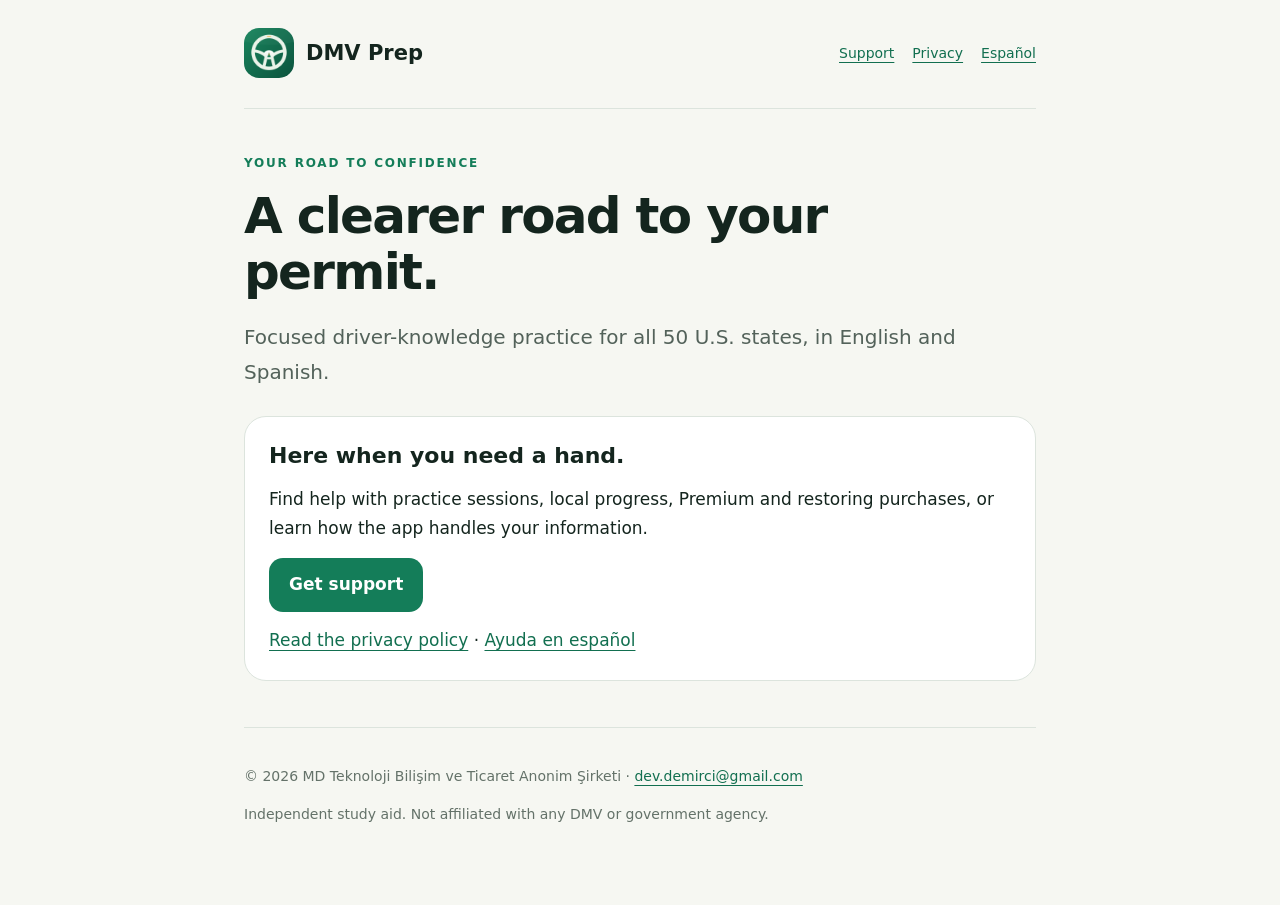
<file: index.html>
<!doctype html><html lang="en"><head><meta charset="utf-8"><meta name="viewport" content="width=device-width,initial-scale=1"><meta name="description" content="A clearer road to your permit. for DMV Prep, an independent English and Spanish driver permit study app."><title>A clearer road to your permit. · DMV Prep</title><link rel="icon" href="icon.png"><link rel="stylesheet" href="styles.css"></head><body><a class="skip" href="#main">Skip to content</a><div class="wrap"><header><a class="brand" href="index.html"><img src="icon.png" width="50" height="50" alt="">DMV Prep</a><nav aria-label="Navigation"><a href="support.html">Support</a><a href="privacy.html">Privacy</a><a href="support-es.html" lang="es">Español</a></nav></header><main id="main"><p class="eyebrow">YOUR ROAD TO CONFIDENCE</p><h1>A clearer road to your permit.</h1><p class="lead">Focused driver-knowledge practice for all 50 U.S. states, in English and Spanish.</p><div class="card"><h2 style="margin-top:0">Here when you need a hand.</h2><p>Find help with practice sessions, local progress, Premium and restoring purchases, or learn how the app handles your information.</p><p><a class="button" href="support.html">Get support</a></p><a href="privacy.html">Read the privacy policy</a> · <a href="support-es.html">Ayuda en español</a></div></main><footer><p>© 2026 MD Teknoloji Bilişim ve Ticaret Anonim Şirketi · <a href="mailto:dev.demirci@gmail.com">dev.demirci@gmail.com</a></p><p>Independent study aid. Not affiliated with any DMV or government agency.</p></footer></div></body></html>
</file>
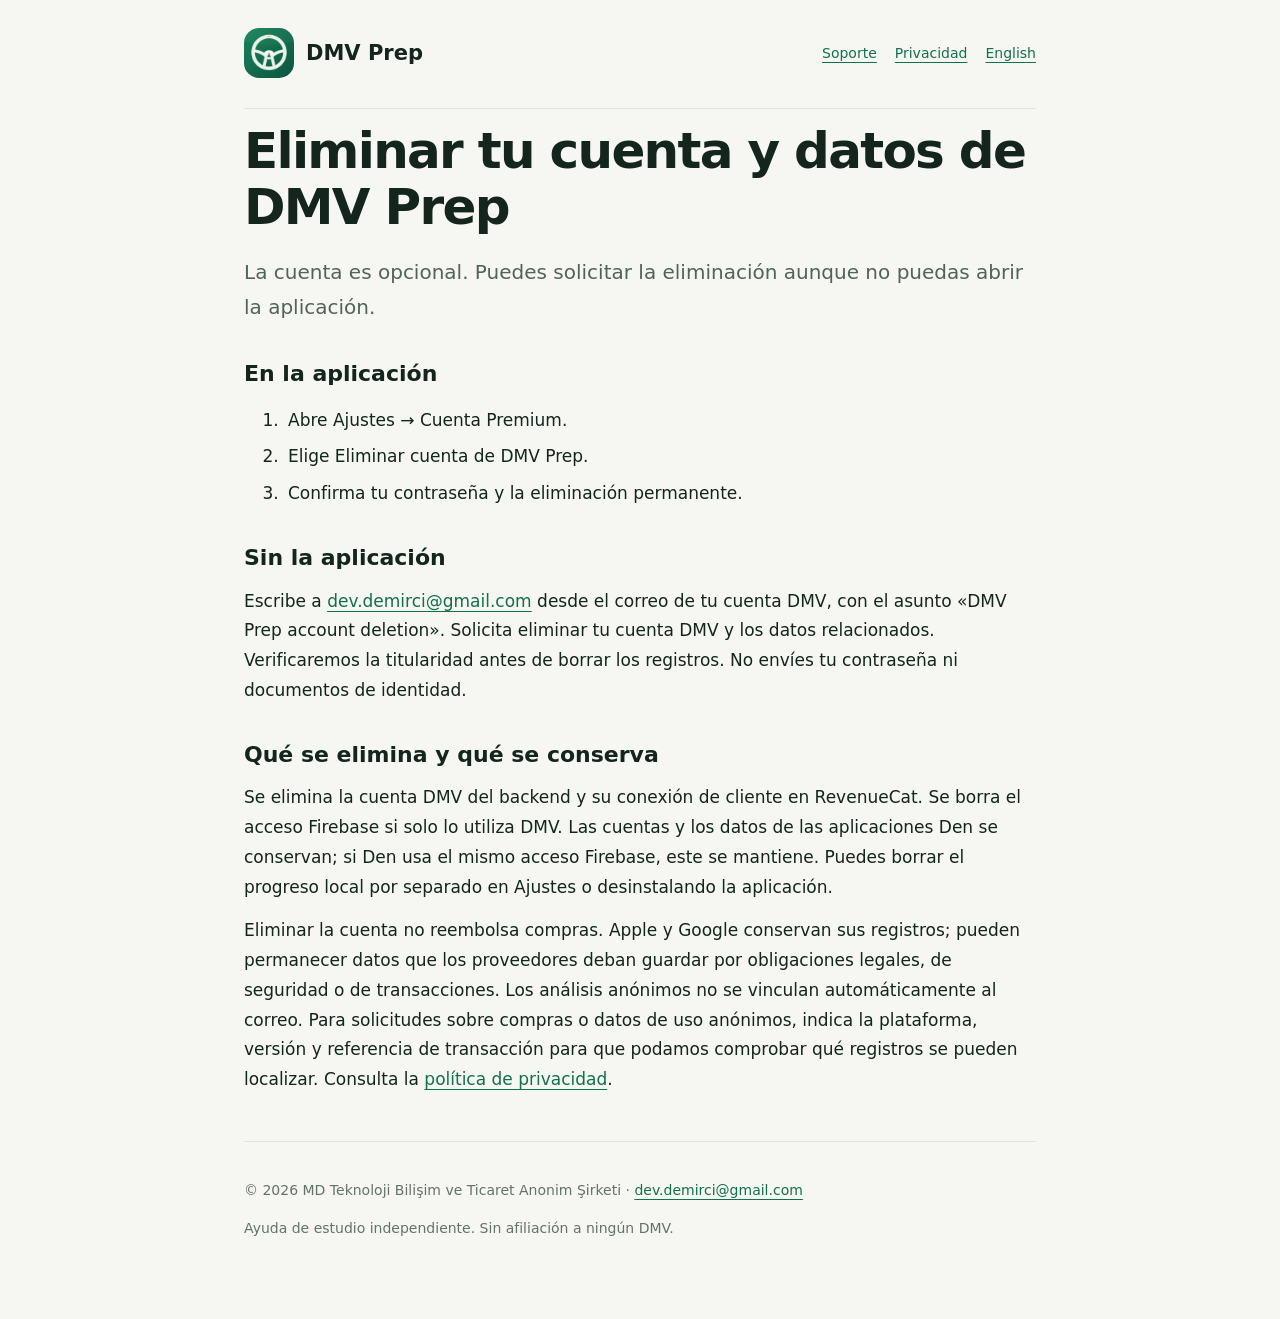
<file: delete-account-es.html>
<!doctype html><html lang="es"><head><meta charset="utf-8"><meta name="viewport" content="width=device-width,initial-scale=1"><meta name="description" content="¿Cómo podemos ayudarte? for DMV Prep, an independent English and Spanish driver permit study app."><title>Eliminar cuenta y datos · DMV Prep</title><link rel="icon" href="icon.png"><link rel="stylesheet" href="styles.css"></head><body><a class="skip" href="#main">Ir al contenido</a><div class="wrap"><header><a class="brand" href="index.html"><img src="icon.png" width="50" height="50" alt="">DMV Prep</a><nav aria-label="Navegación"><a href="support-es.html">Soporte</a><a href="privacy-es.html">Privacidad</a><a href="delete-account.html" lang="en">English</a></nav></header><main id="main"><h1>Eliminar tu cuenta y datos de DMV Prep</h1><p class="lead">La cuenta es opcional. Puedes solicitar la eliminación aunque no puedas abrir la aplicación.</p><h2>En la aplicación</h2><ol><li>Abre Ajustes → Cuenta Premium.</li><li>Elige Eliminar cuenta de DMV Prep.</li><li>Confirma tu contraseña y la eliminación permanente.</li></ol><h2>Sin la aplicación</h2><p>Escribe a <a href="mailto:dev.demirci@gmail.com?subject=DMV%20Prep%20account%20deletion">dev.demirci@gmail.com</a> desde el correo de tu cuenta DMV, con el asunto «DMV Prep account deletion». Solicita eliminar tu cuenta DMV y los datos relacionados. Verificaremos la titularidad antes de borrar los registros. No envíes tu contraseña ni documentos de identidad.</p><h2>Qué se elimina y qué se conserva</h2><p>Se elimina la cuenta DMV del backend y su conexión de cliente en RevenueCat. Se borra el acceso Firebase si solo lo utiliza DMV. Las cuentas y los datos de las aplicaciones Den se conservan; si Den usa el mismo acceso Firebase, este se mantiene. Puedes borrar el progreso local por separado en Ajustes o desinstalando la aplicación.</p><p>Eliminar la cuenta no reembolsa compras. Apple y Google conservan sus registros; pueden permanecer datos que los proveedores deban guardar por obligaciones legales, de seguridad o de transacciones. Los análisis anónimos no se vinculan automáticamente al correo. Para solicitudes sobre compras o datos de uso anónimos, indica la plataforma, versión y referencia de transacción para que podamos comprobar qué registros se pueden localizar. Consulta la <a href="privacy-es.html">política de privacidad</a>.</p></main><footer><p>© 2026 MD Teknoloji Bilişim ve Ticaret Anonim Şirketi · <a href="mailto:dev.demirci@gmail.com">dev.demirci@gmail.com</a></p><p>Ayuda de estudio independiente. Sin afiliación a ningún DMV.</p></footer></div></body></html>
</file>
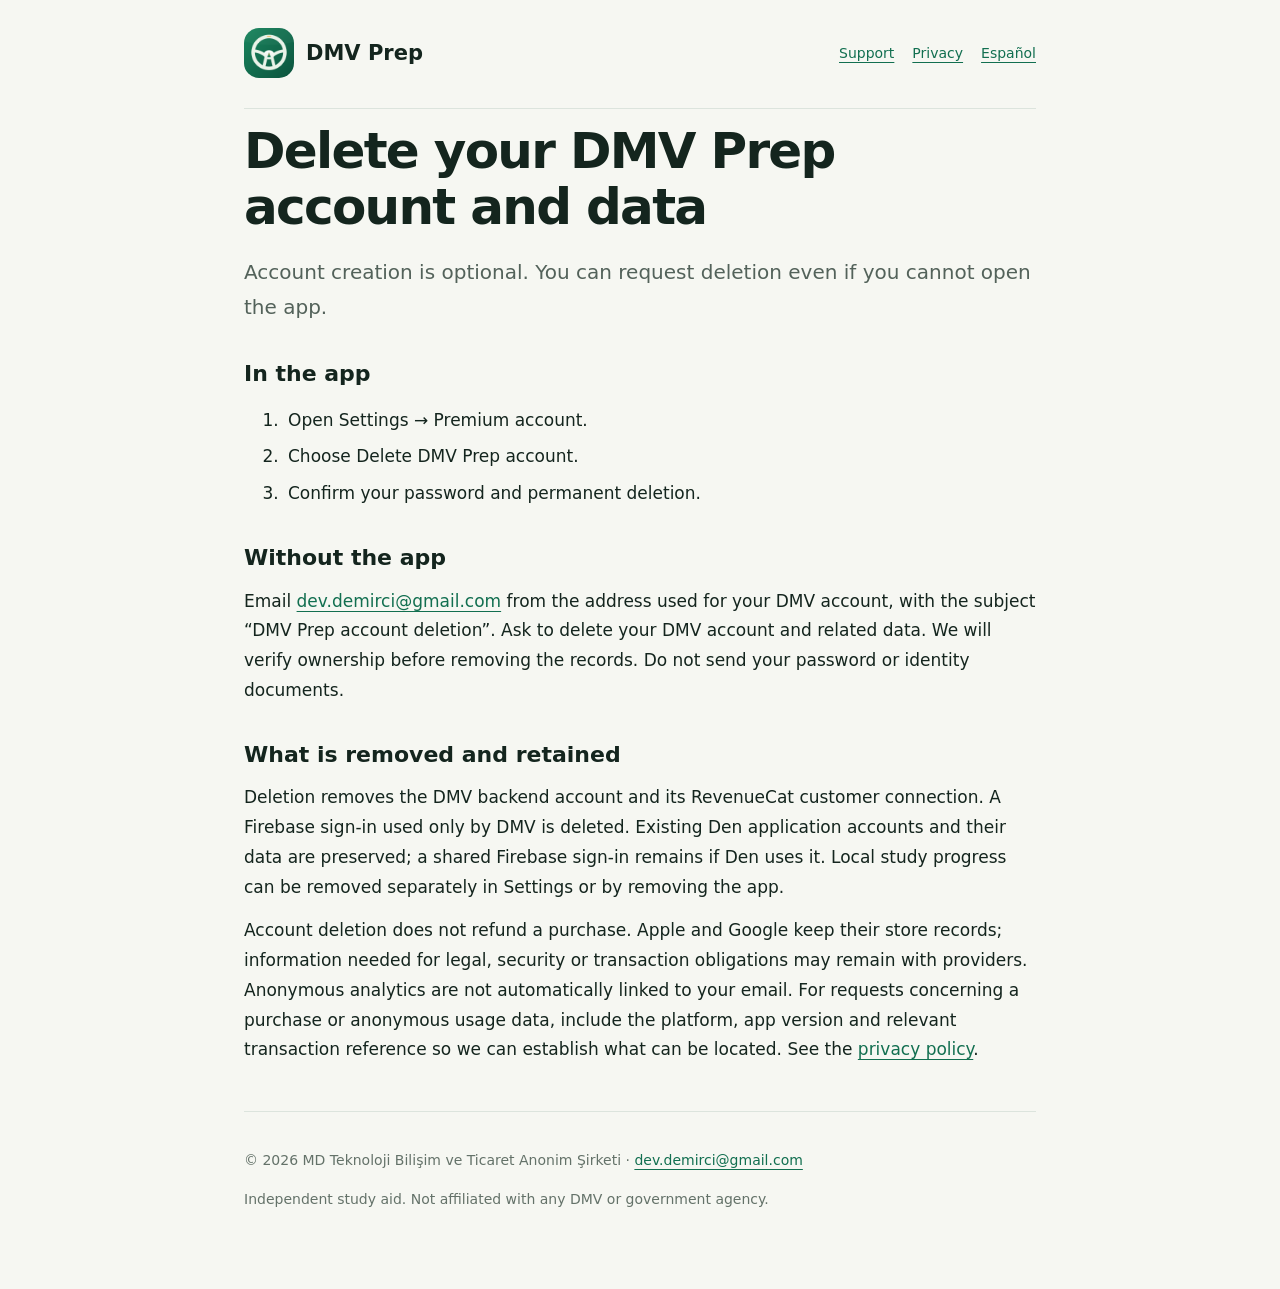
<file: delete-account.html>
<!doctype html><html lang="en"><head><meta charset="utf-8"><meta name="viewport" content="width=device-width,initial-scale=1"><meta name="description" content="How can we help? for DMV Prep, an independent English and Spanish driver permit study app."><title>Delete account and data · DMV Prep</title><link rel="icon" href="icon.png"><link rel="stylesheet" href="styles.css"></head><body><a class="skip" href="#main">Skip to content</a><div class="wrap"><header><a class="brand" href="index.html"><img src="icon.png" width="50" height="50" alt="">DMV Prep</a><nav aria-label="Navigation"><a href="support.html">Support</a><a href="privacy.html">Privacy</a><a href="delete-account-es.html" lang="es">Español</a></nav></header><main id="main"><h1>Delete your DMV Prep account and data</h1><p class="lead">Account creation is optional. You can request deletion even if you cannot open the app.</p><h2>In the app</h2><ol><li>Open Settings → Premium account.</li><li>Choose Delete DMV Prep account.</li><li>Confirm your password and permanent deletion.</li></ol><h2>Without the app</h2><p>Email <a href="mailto:dev.demirci@gmail.com?subject=DMV%20Prep%20account%20deletion">dev.demirci@gmail.com</a> from the address used for your DMV account, with the subject “DMV Prep account deletion”. Ask to delete your DMV account and related data. We will verify ownership before removing the records. Do not send your password or identity documents.</p><h2>What is removed and retained</h2><p>Deletion removes the DMV backend account and its RevenueCat customer connection. A Firebase sign-in used only by DMV is deleted. Existing Den application accounts and their data are preserved; a shared Firebase sign-in remains if Den uses it. Local study progress can be removed separately in Settings or by removing the app.</p><p>Account deletion does not refund a purchase. Apple and Google keep their store records; information needed for legal, security or transaction obligations may remain with providers. Anonymous analytics are not automatically linked to your email. For requests concerning a purchase or anonymous usage data, include the platform, app version and relevant transaction reference so we can establish what can be located. See the <a href="privacy.html">privacy policy</a>.</p></main><footer><p>© 2026 MD Teknoloji Bilişim ve Ticaret Anonim Şirketi · <a href="mailto:dev.demirci@gmail.com">dev.demirci@gmail.com</a></p><p>Independent study aid. Not affiliated with any DMV or government agency.</p></footer></div></body></html>
</file>
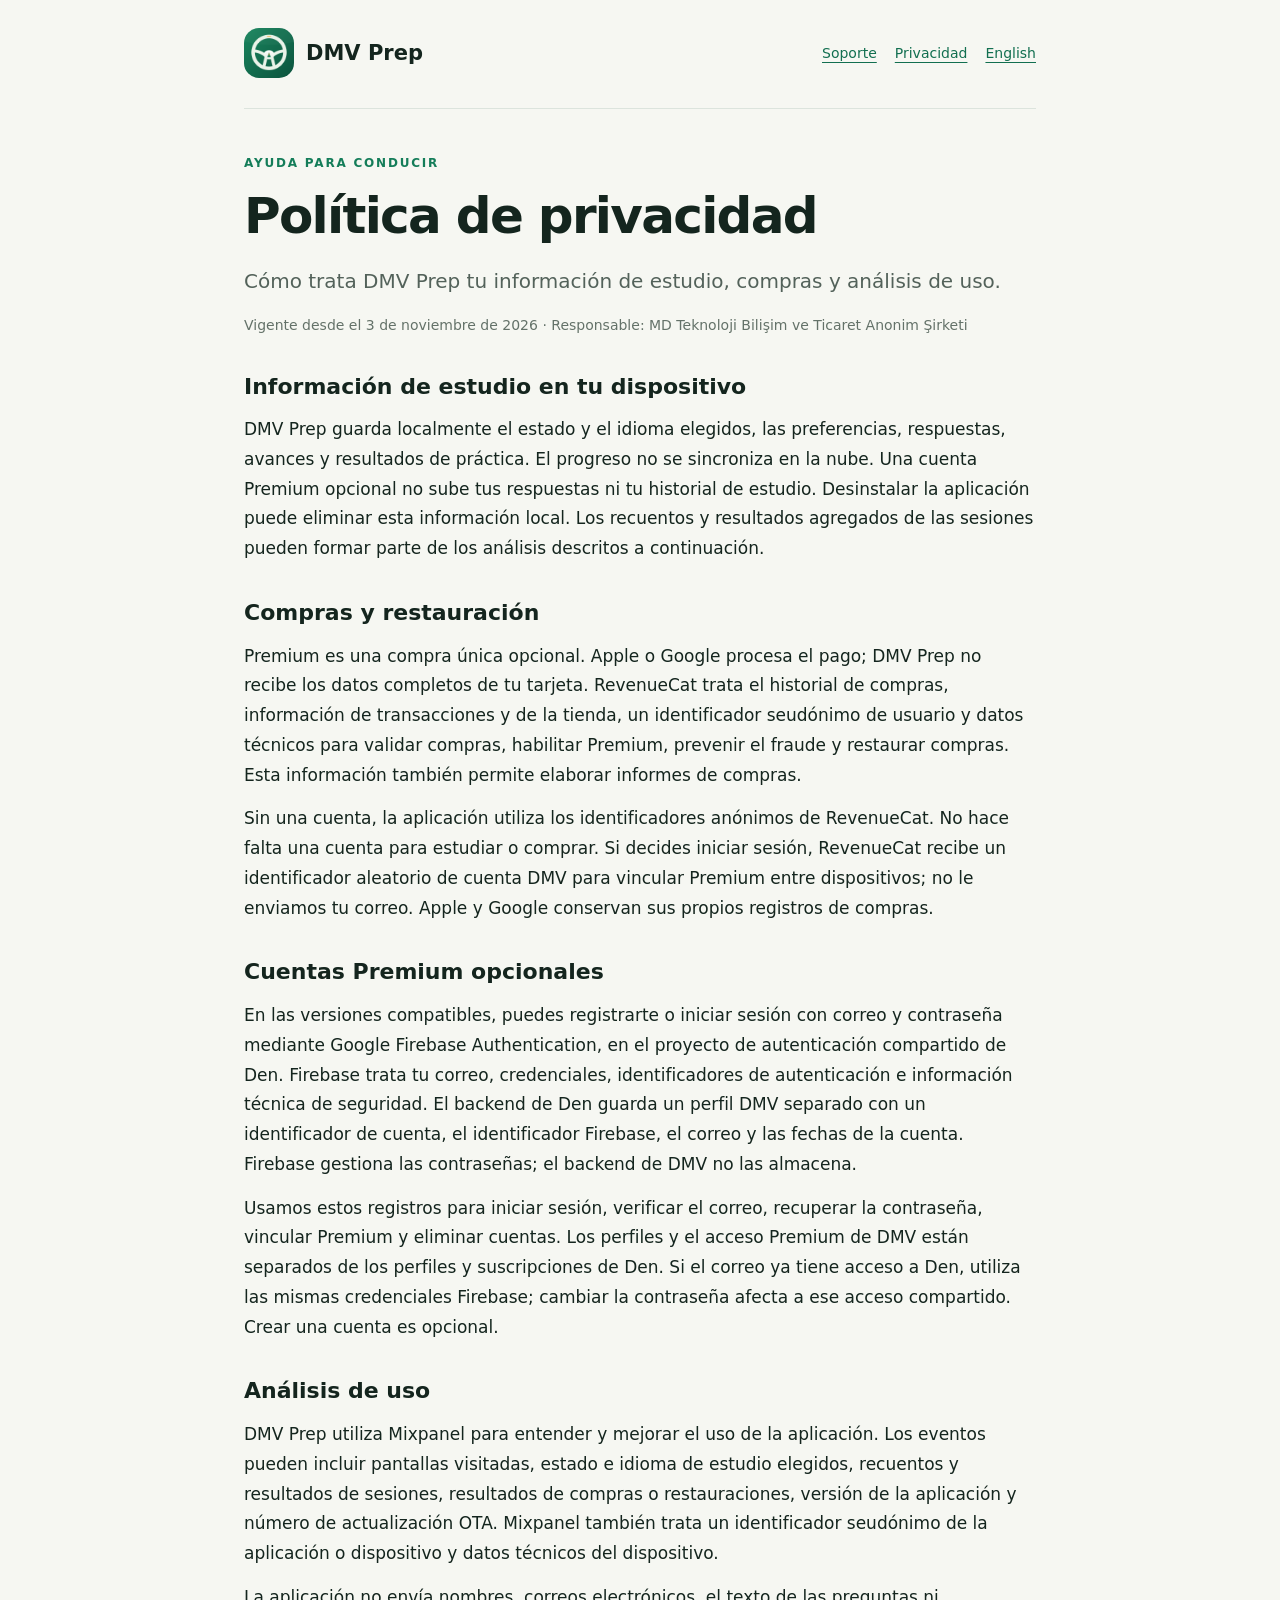
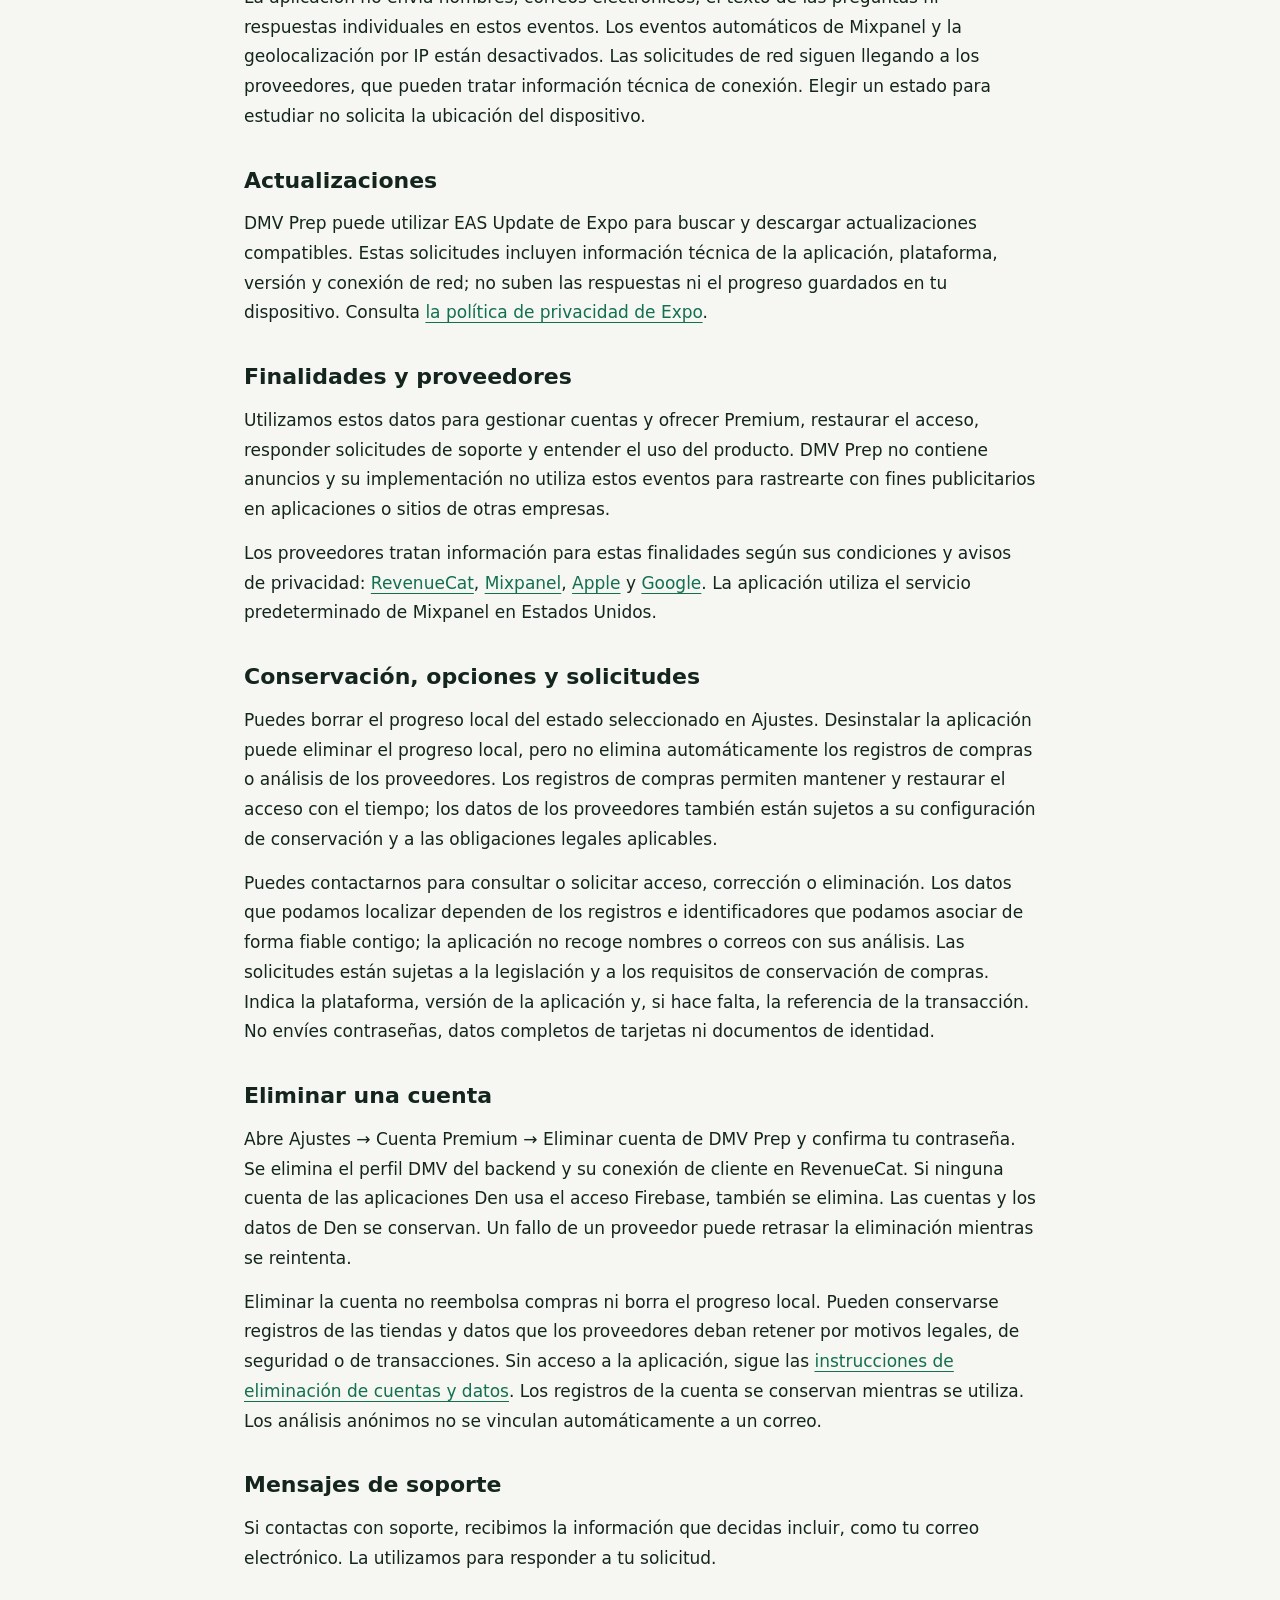
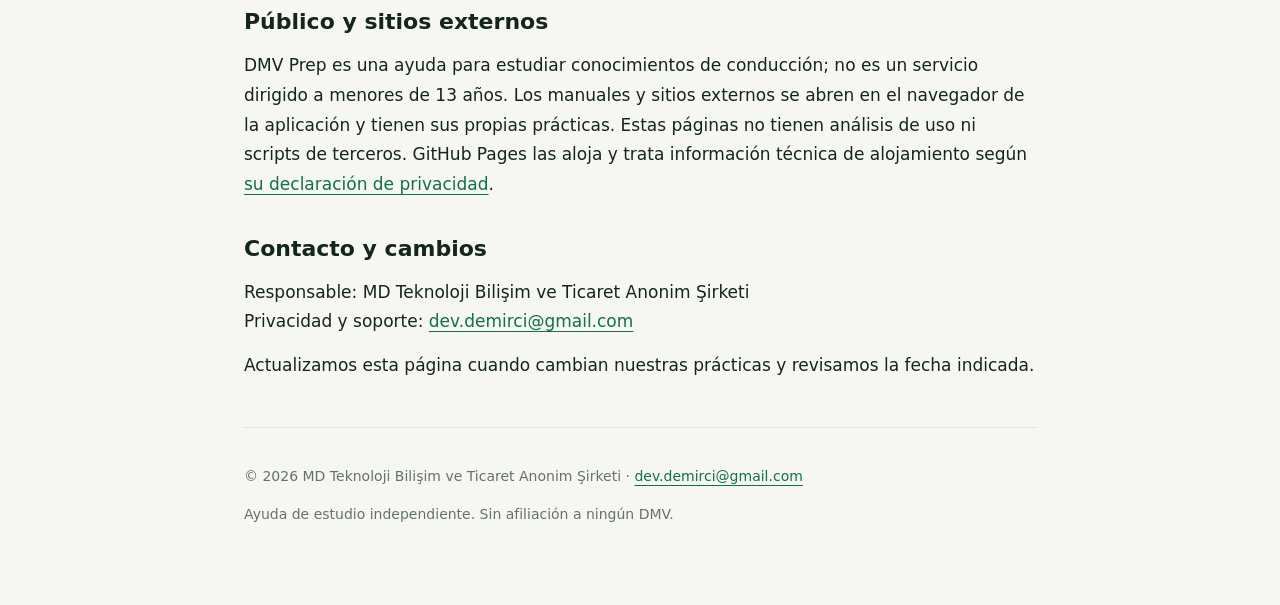
<file: privacy-es.html>
<!doctype html><html lang="es"><head><meta charset="utf-8"><meta name="viewport" content="width=device-width,initial-scale=1"><meta name="description" content="Política de privacidad for DMV Prep, an independent English and Spanish driver permit study app."><title>Política de privacidad · DMV Prep</title><link rel="icon" href="icon.png"><link rel="stylesheet" href="styles.css"></head><body><a class="skip" href="#main">Ir al contenido</a><div class="wrap"><header><a class="brand" href="index.html"><img src="icon.png" width="50" height="50" alt="">DMV Prep</a><nav aria-label="Navegación"><a href="support-es.html">Soporte</a><a href="privacy-es.html">Privacidad</a><a href="privacy.html" lang="en">English</a></nav></header><main id="main"><p class="eyebrow">AYUDA PARA CONDUCIR</p><h1>Política de privacidad</h1><p class="lead">Cómo trata DMV Prep tu información de estudio, compras y análisis de uso.</p><p class="meta">Vigente desde el 3 de noviembre de 2026 · Responsable: MD Teknoloji Bilişim ve Ticaret Anonim Şirketi</p>
<h2>Información de estudio en tu dispositivo</h2><p>DMV Prep guarda localmente el estado y el idioma elegidos, las preferencias, respuestas, avances y resultados de práctica. El progreso no se sincroniza en la nube. Una cuenta Premium opcional no sube tus respuestas ni tu historial de estudio. Desinstalar la aplicación puede eliminar esta información local. Los recuentos y resultados agregados de las sesiones pueden formar parte de los análisis descritos a continuación.</p>
<h2>Compras y restauración</h2><p>Premium es una compra única opcional. Apple o Google procesa el pago; DMV Prep no recibe los datos completos de tu tarjeta. RevenueCat trata el historial de compras, información de transacciones y de la tienda, un identificador seudónimo de usuario y datos técnicos para validar compras, habilitar Premium, prevenir el fraude y restaurar compras. Esta información también permite elaborar informes de compras.</p><p>Sin una cuenta, la aplicación utiliza los identificadores anónimos de RevenueCat. No hace falta una cuenta para estudiar o comprar. Si decides iniciar sesión, RevenueCat recibe un identificador aleatorio de cuenta DMV para vincular Premium entre dispositivos; no le enviamos tu correo. Apple y Google conservan sus propios registros de compras.</p>
<h2>Cuentas Premium opcionales</h2><p>En las versiones compatibles, puedes registrarte o iniciar sesión con correo y contraseña mediante Google Firebase Authentication, en el proyecto de autenticación compartido de Den. Firebase trata tu correo, credenciales, identificadores de autenticación e información técnica de seguridad. El backend de Den guarda un perfil DMV separado con un identificador de cuenta, el identificador Firebase, el correo y las fechas de la cuenta. Firebase gestiona las contraseñas; el backend de DMV no las almacena.</p><p>Usamos estos registros para iniciar sesión, verificar el correo, recuperar la contraseña, vincular Premium y eliminar cuentas. Los perfiles y el acceso Premium de DMV están separados de los perfiles y suscripciones de Den. Si el correo ya tiene acceso a Den, utiliza las mismas credenciales Firebase; cambiar la contraseña afecta a ese acceso compartido. Crear una cuenta es opcional.</p><h2>Análisis de uso</h2><p>DMV Prep utiliza Mixpanel para entender y mejorar el uso de la aplicación. Los eventos pueden incluir pantallas visitadas, estado e idioma de estudio elegidos, recuentos y resultados de sesiones, resultados de compras o restauraciones, versión de la aplicación y número de actualización OTA. Mixpanel también trata un identificador seudónimo de la aplicación o dispositivo y datos técnicos del dispositivo.</p><p>La aplicación no envía nombres, correos electrónicos, el texto de las preguntas ni respuestas individuales en estos eventos. Los eventos automáticos de Mixpanel y la geolocalización por IP están desactivados. Las solicitudes de red siguen llegando a los proveedores, que pueden tratar información técnica de conexión. Elegir un estado para estudiar no solicita la ubicación del dispositivo.</p>
<h2>Actualizaciones</h2><p>DMV Prep puede utilizar EAS Update de Expo para buscar y descargar actualizaciones compatibles. Estas solicitudes incluyen información técnica de la aplicación, plataforma, versión y conexión de red; no suben las respuestas ni el progreso guardados en tu dispositivo. Consulta <a href="https://expo.dev/privacy">la política de privacidad de Expo</a>.</p><h2>Finalidades y proveedores</h2><p>Utilizamos estos datos para gestionar cuentas y ofrecer Premium, restaurar el acceso, responder solicitudes de soporte y entender el uso del producto. DMV Prep no contiene anuncios y su implementación no utiliza estos eventos para rastrearte con fines publicitarios en aplicaciones o sitios de otras empresas.</p><p>Los proveedores tratan información para estas finalidades según sus condiciones y avisos de privacidad: <a href="https://www.revenuecat.com/privacy-policy">RevenueCat</a>, <a href="https://mixpanel.com/legal/privacy-policy/">Mixpanel</a>, <a href="https://www.apple.com/legal/privacy/">Apple</a> y <a href="https://policies.google.com/privacy">Google</a>. La aplicación utiliza el servicio predeterminado de Mixpanel en Estados Unidos.</p>
<h2>Conservación, opciones y solicitudes</h2><p>Puedes borrar el progreso local del estado seleccionado en Ajustes. Desinstalar la aplicación puede eliminar el progreso local, pero no elimina automáticamente los registros de compras o análisis de los proveedores. Los registros de compras permiten mantener y restaurar el acceso con el tiempo; los datos de los proveedores también están sujetos a su configuración de conservación y a las obligaciones legales aplicables.</p><p>Puedes contactarnos para consultar o solicitar acceso, corrección o eliminación. Los datos que podamos localizar dependen de los registros e identificadores que podamos asociar de forma fiable contigo; la aplicación no recoge nombres o correos con sus análisis. Las solicitudes están sujetas a la legislación y a los requisitos de conservación de compras. Indica la plataforma, versión de la aplicación y, si hace falta, la referencia de la transacción. No envíes contraseñas, datos completos de tarjetas ni documentos de identidad.</p>
<h2>Eliminar una cuenta</h2><p>Abre Ajustes → Cuenta Premium → Eliminar cuenta de DMV Prep y confirma tu contraseña. Se elimina el perfil DMV del backend y su conexión de cliente en RevenueCat. Si ninguna cuenta de las aplicaciones Den usa el acceso Firebase, también se elimina. Las cuentas y los datos de Den se conservan. Un fallo de un proveedor puede retrasar la eliminación mientras se reintenta.</p><p>Eliminar la cuenta no reembolsa compras ni borra el progreso local. Pueden conservarse registros de las tiendas y datos que los proveedores deban retener por motivos legales, de seguridad o de transacciones. Sin acceso a la aplicación, sigue las <a href="delete-account-es.html">instrucciones de eliminación de cuentas y datos</a>. Los registros de la cuenta se conservan mientras se utiliza. Los análisis anónimos no se vinculan automáticamente a un correo.</p><h2>Mensajes de soporte</h2><p>Si contactas con soporte, recibimos la información que decidas incluir, como tu correo electrónico. La utilizamos para responder a tu solicitud.</p>
<h2>Público y sitios externos</h2><p>DMV Prep es una ayuda para estudiar conocimientos de conducción; no es un servicio dirigido a menores de 13 años. Los manuales y sitios externos se abren en el navegador de la aplicación y tienen sus propias prácticas. Estas páginas no tienen análisis de uso ni scripts de terceros. GitHub Pages las aloja y trata información técnica de alojamiento según <a href="https://docs.github.com/en/site-policy/privacy-policies/github-general-privacy-statement">su declaración de privacidad</a>.</p>
<h2>Contacto y cambios</h2><p>Responsable: MD Teknoloji Bilişim ve Ticaret Anonim Şirketi<br>Privacidad y soporte: <a href="mailto:dev.demirci@gmail.com">dev.demirci@gmail.com</a></p><p>Actualizamos esta página cuando cambian nuestras prácticas y revisamos la fecha indicada.</p></main><footer><p>© 2026 MD Teknoloji Bilişim ve Ticaret Anonim Şirketi · <a href="mailto:dev.demirci@gmail.com">dev.demirci@gmail.com</a></p><p>Ayuda de estudio independiente. Sin afiliación a ningún DMV.</p></footer></div></body></html>
</file>
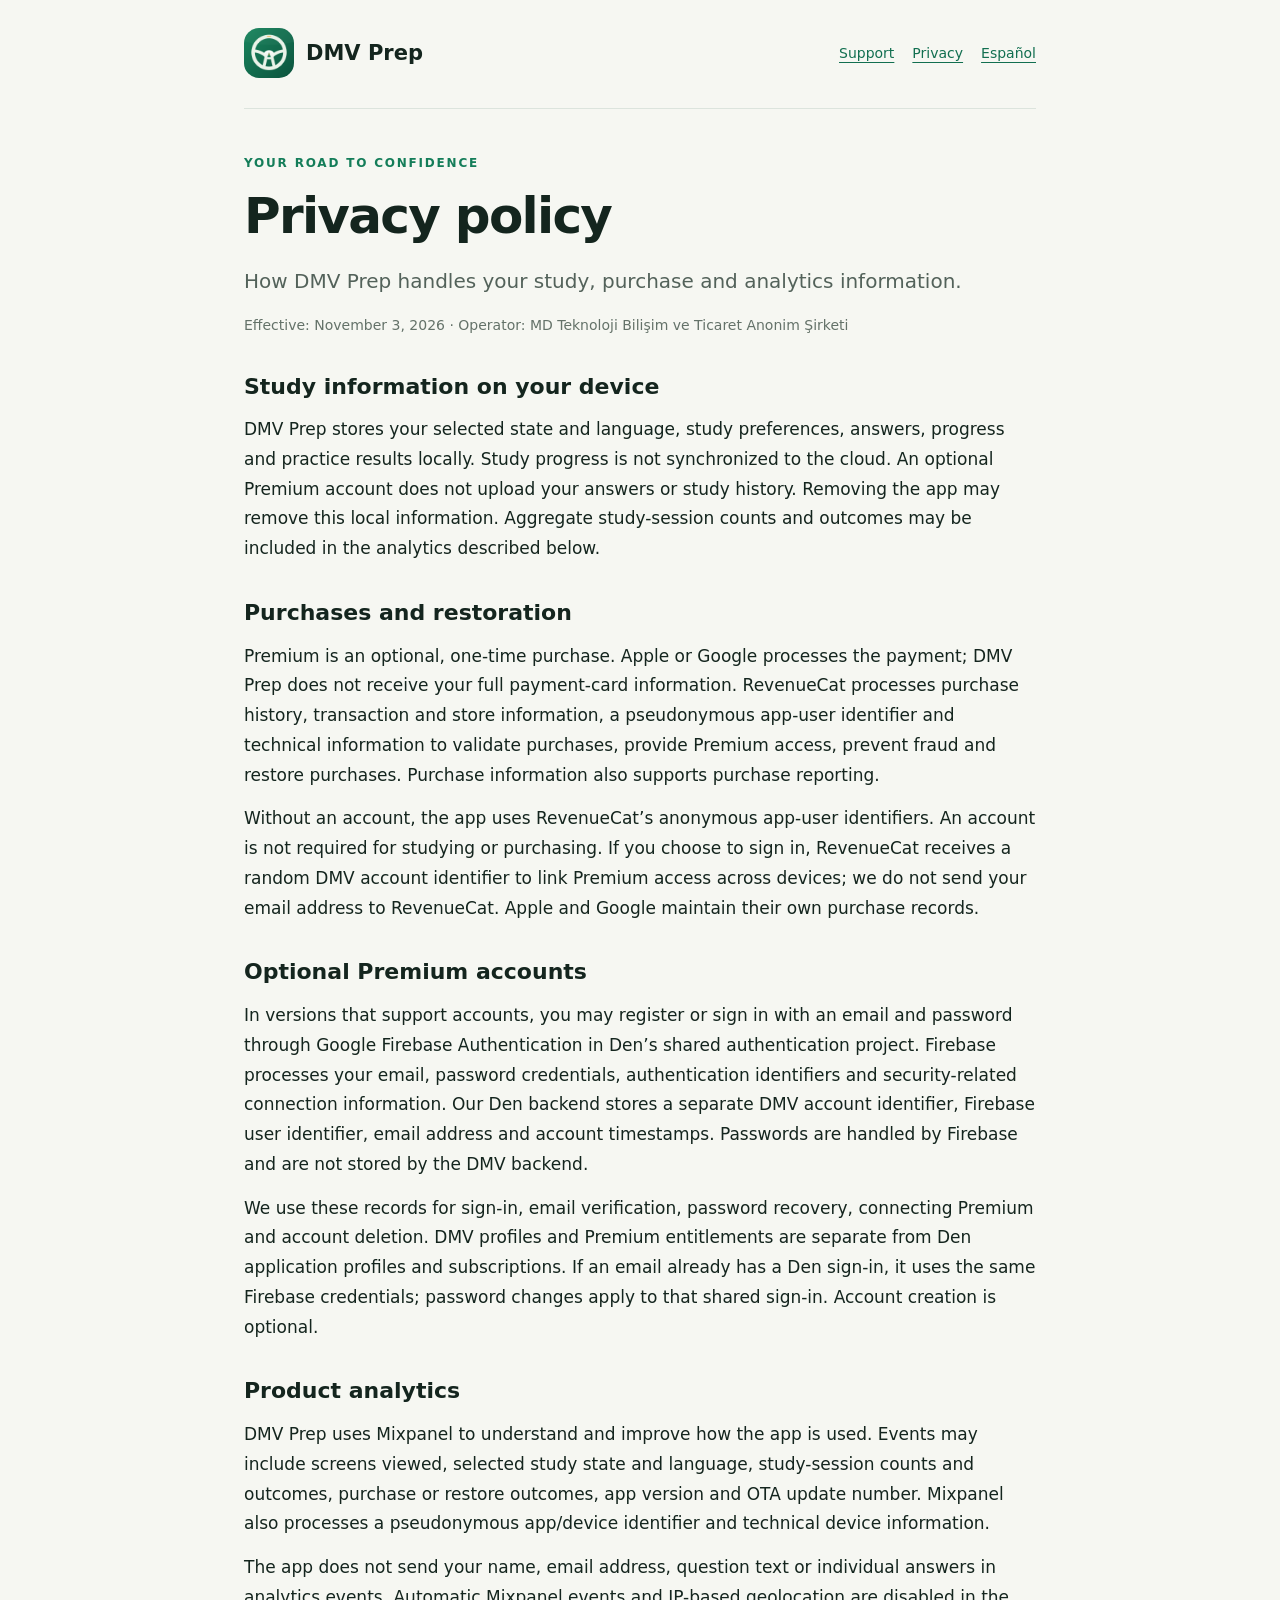
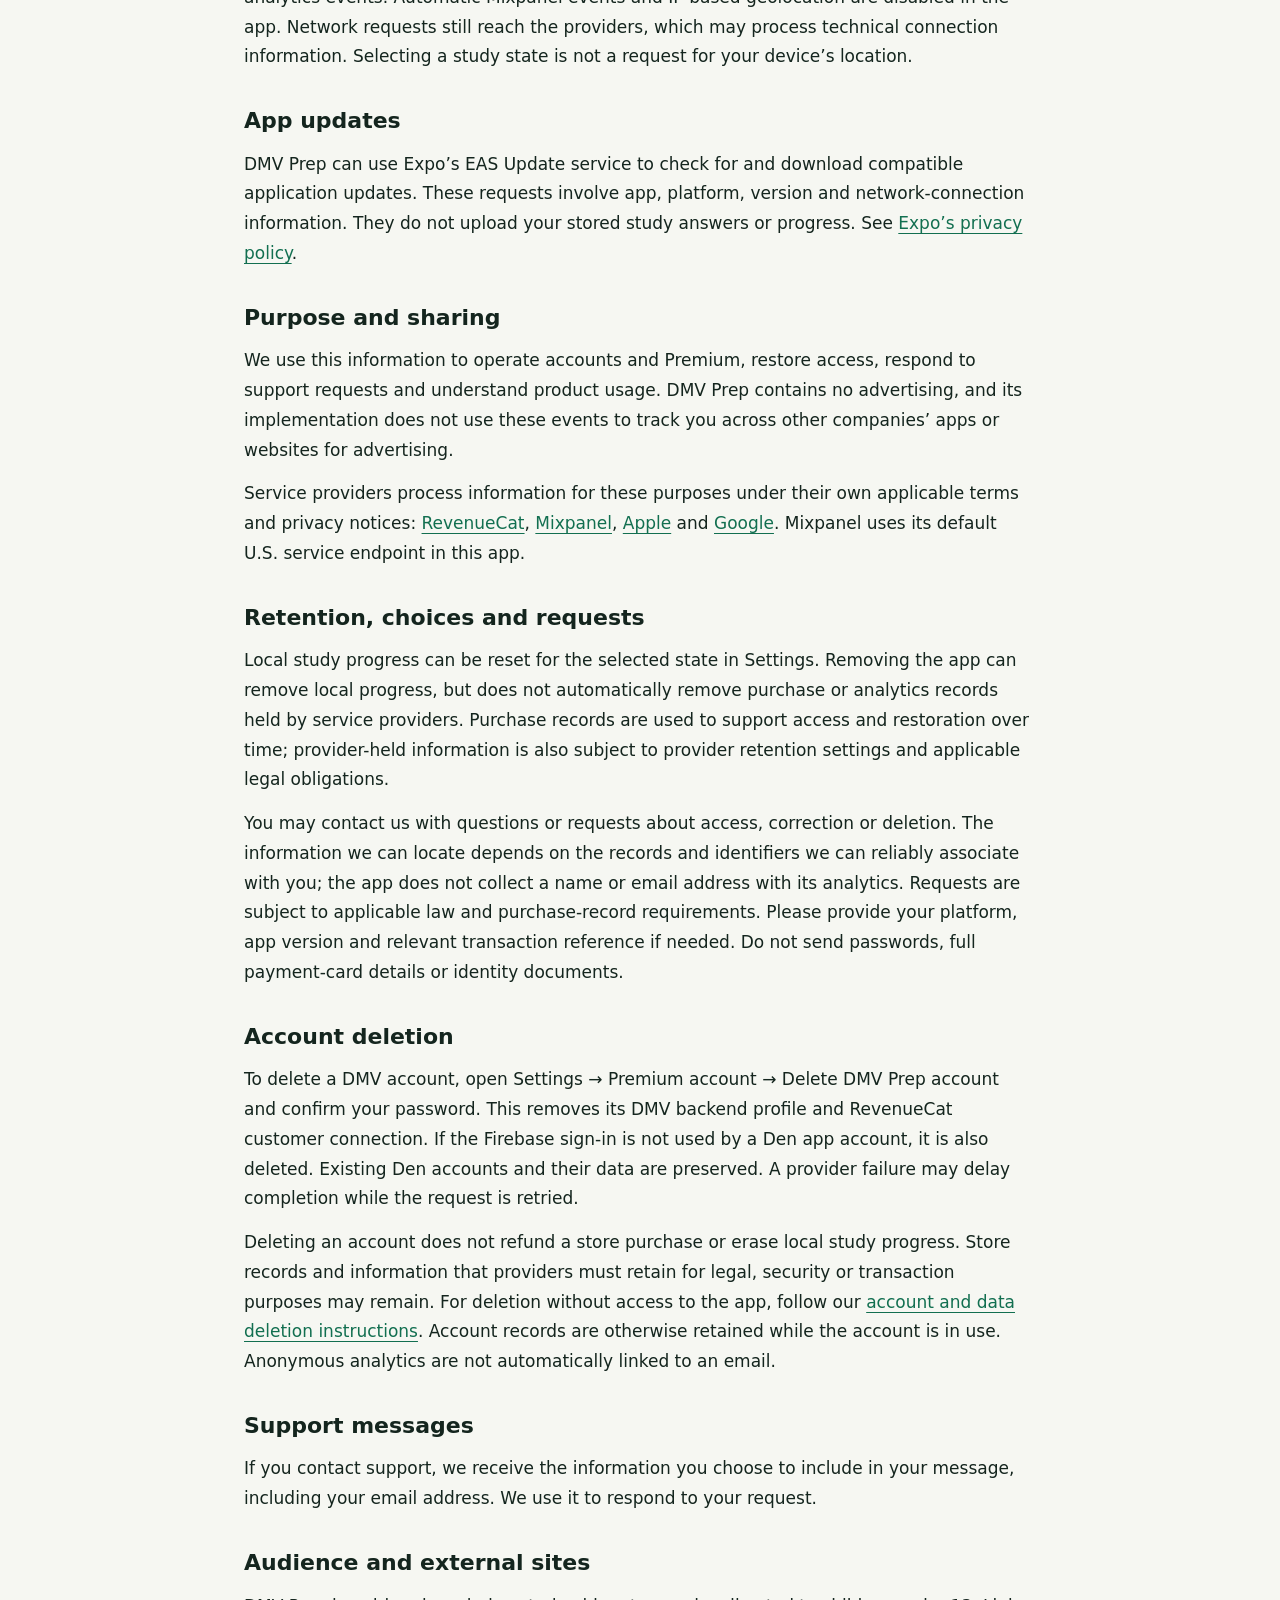
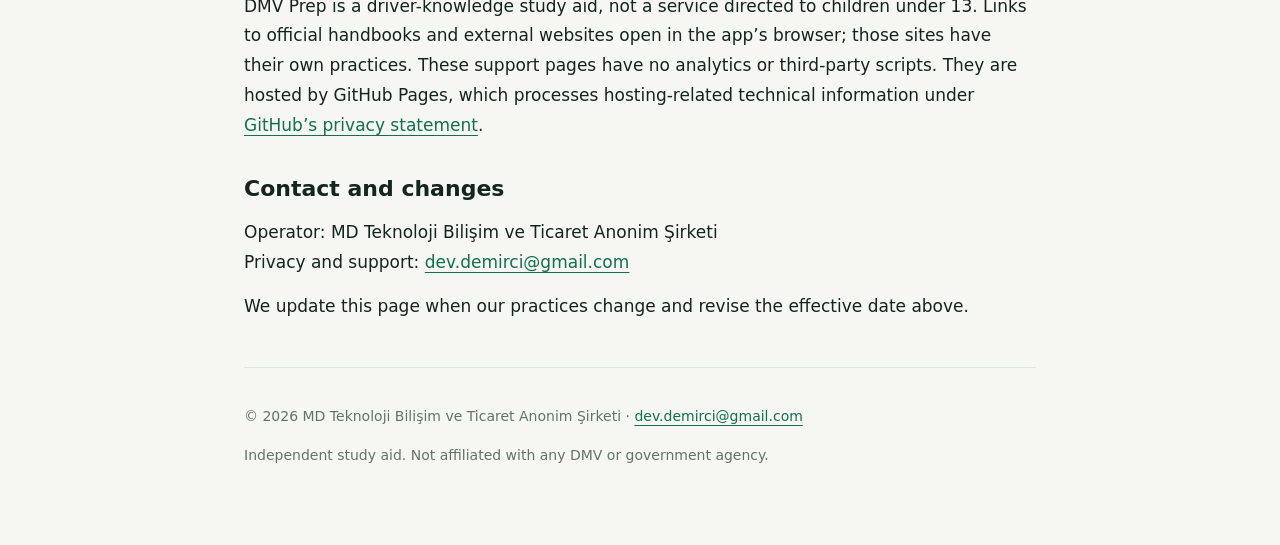
<file: privacy.html>
<!doctype html><html lang="en"><head><meta charset="utf-8"><meta name="viewport" content="width=device-width,initial-scale=1"><meta name="description" content="Privacy policy for DMV Prep, an independent English and Spanish driver permit study app."><title>Privacy policy · DMV Prep</title><link rel="icon" href="icon.png"><link rel="stylesheet" href="styles.css"></head><body><a class="skip" href="#main">Skip to content</a><div class="wrap"><header><a class="brand" href="index.html"><img src="icon.png" width="50" height="50" alt="">DMV Prep</a><nav aria-label="Navigation"><a href="support.html">Support</a><a href="privacy.html">Privacy</a><a href="privacy-es.html" lang="es">Español</a></nav></header><main id="main"><p class="eyebrow">YOUR ROAD TO CONFIDENCE</p><h1>Privacy policy</h1><p class="lead">How DMV Prep handles your study, purchase and analytics information.</p><p class="meta">Effective: November 3, 2026 · Operator: MD Teknoloji Bilişim ve Ticaret Anonim Şirketi</p>
<h2>Study information on your device</h2><p>DMV Prep stores your selected state and language, study preferences, answers, progress and practice results locally. Study progress is not synchronized to the cloud. An optional Premium account does not upload your answers or study history. Removing the app may remove this local information. Aggregate study-session counts and outcomes may be included in the analytics described below.</p>
<h2>Purchases and restoration</h2><p>Premium is an optional, one-time purchase. Apple or Google processes the payment; DMV Prep does not receive your full payment-card information. RevenueCat processes purchase history, transaction and store information, a pseudonymous app-user identifier and technical information to validate purchases, provide Premium access, prevent fraud and restore purchases. Purchase information also supports purchase reporting.</p><p>Without an account, the app uses RevenueCat’s anonymous app-user identifiers. An account is not required for studying or purchasing. If you choose to sign in, RevenueCat receives a random DMV account identifier to link Premium access across devices; we do not send your email address to RevenueCat. Apple and Google maintain their own purchase records.</p>
<h2>Optional Premium accounts</h2><p>In versions that support accounts, you may register or sign in with an email and password through Google Firebase Authentication in Den’s shared authentication project. Firebase processes your email, password credentials, authentication identifiers and security-related connection information. Our Den backend stores a separate DMV account identifier, Firebase user identifier, email address and account timestamps. Passwords are handled by Firebase and are not stored by the DMV backend.</p><p>We use these records for sign-in, email verification, password recovery, connecting Premium and account deletion. DMV profiles and Premium entitlements are separate from Den application profiles and subscriptions. If an email already has a Den sign-in, it uses the same Firebase credentials; password changes apply to that shared sign-in. Account creation is optional.</p><h2>Product analytics</h2><p>DMV Prep uses Mixpanel to understand and improve how the app is used. Events may include screens viewed, selected study state and language, study-session counts and outcomes, purchase or restore outcomes, app version and OTA update number. Mixpanel also processes a pseudonymous app/device identifier and technical device information.</p><p>The app does not send your name, email address, question text or individual answers in analytics events. Automatic Mixpanel events and IP-based geolocation are disabled in the app. Network requests still reach the providers, which may process technical connection information. Selecting a study state is not a request for your device’s location.</p>
<h2>App updates</h2><p>DMV Prep can use Expo’s EAS Update service to check for and download compatible application updates. These requests involve app, platform, version and network-connection information. They do not upload your stored study answers or progress. See <a href="https://expo.dev/privacy">Expo’s privacy policy</a>.</p><h2>Purpose and sharing</h2><p>We use this information to operate accounts and Premium, restore access, respond to support requests and understand product usage. DMV Prep contains no advertising, and its implementation does not use these events to track you across other companies’ apps or websites for advertising.</p><p>Service providers process information for these purposes under their own applicable terms and privacy notices: <a href="https://www.revenuecat.com/privacy-policy">RevenueCat</a>, <a href="https://mixpanel.com/legal/privacy-policy/">Mixpanel</a>, <a href="https://www.apple.com/legal/privacy/">Apple</a> and <a href="https://policies.google.com/privacy">Google</a>. Mixpanel uses its default U.S. service endpoint in this app.</p>
<h2>Retention, choices and requests</h2><p>Local study progress can be reset for the selected state in Settings. Removing the app can remove local progress, but does not automatically remove purchase or analytics records held by service providers. Purchase records are used to support access and restoration over time; provider-held information is also subject to provider retention settings and applicable legal obligations.</p><p>You may contact us with questions or requests about access, correction or deletion. The information we can locate depends on the records and identifiers we can reliably associate with you; the app does not collect a name or email address with its analytics. Requests are subject to applicable law and purchase-record requirements. Please provide your platform, app version and relevant transaction reference if needed. Do not send passwords, full payment-card details or identity documents.</p>
<h2>Account deletion</h2><p>To delete a DMV account, open Settings → Premium account → Delete DMV Prep account and confirm your password. This removes its DMV backend profile and RevenueCat customer connection. If the Firebase sign-in is not used by a Den app account, it is also deleted. Existing Den accounts and their data are preserved. A provider failure may delay completion while the request is retried.</p><p>Deleting an account does not refund a store purchase or erase local study progress. Store records and information that providers must retain for legal, security or transaction purposes may remain. For deletion without access to the app, follow our <a href="delete-account.html">account and data deletion instructions</a>. Account records are otherwise retained while the account is in use. Anonymous analytics are not automatically linked to an email.</p><h2>Support messages</h2><p>If you contact support, we receive the information you choose to include in your message, including your email address. We use it to respond to your request.</p>
<h2>Audience and external sites</h2><p>DMV Prep is a driver-knowledge study aid, not a service directed to children under 13. Links to official handbooks and external websites open in the app’s browser; those sites have their own practices. These support pages have no analytics or third-party scripts. They are hosted by GitHub Pages, which processes hosting-related technical information under <a href="https://docs.github.com/en/site-policy/privacy-policies/github-general-privacy-statement">GitHub’s privacy statement</a>.</p>
<h2>Contact and changes</h2><p>Operator: MD Teknoloji Bilişim ve Ticaret Anonim Şirketi<br>Privacy and support: <a href="mailto:dev.demirci@gmail.com">dev.demirci@gmail.com</a></p><p>We update this page when our practices change and revise the effective date above.</p></main><footer><p>© 2026 MD Teknoloji Bilişim ve Ticaret Anonim Şirketi · <a href="mailto:dev.demirci@gmail.com">dev.demirci@gmail.com</a></p><p>Independent study aid. Not affiliated with any DMV or government agency.</p></footer></div></body></html>
</file>
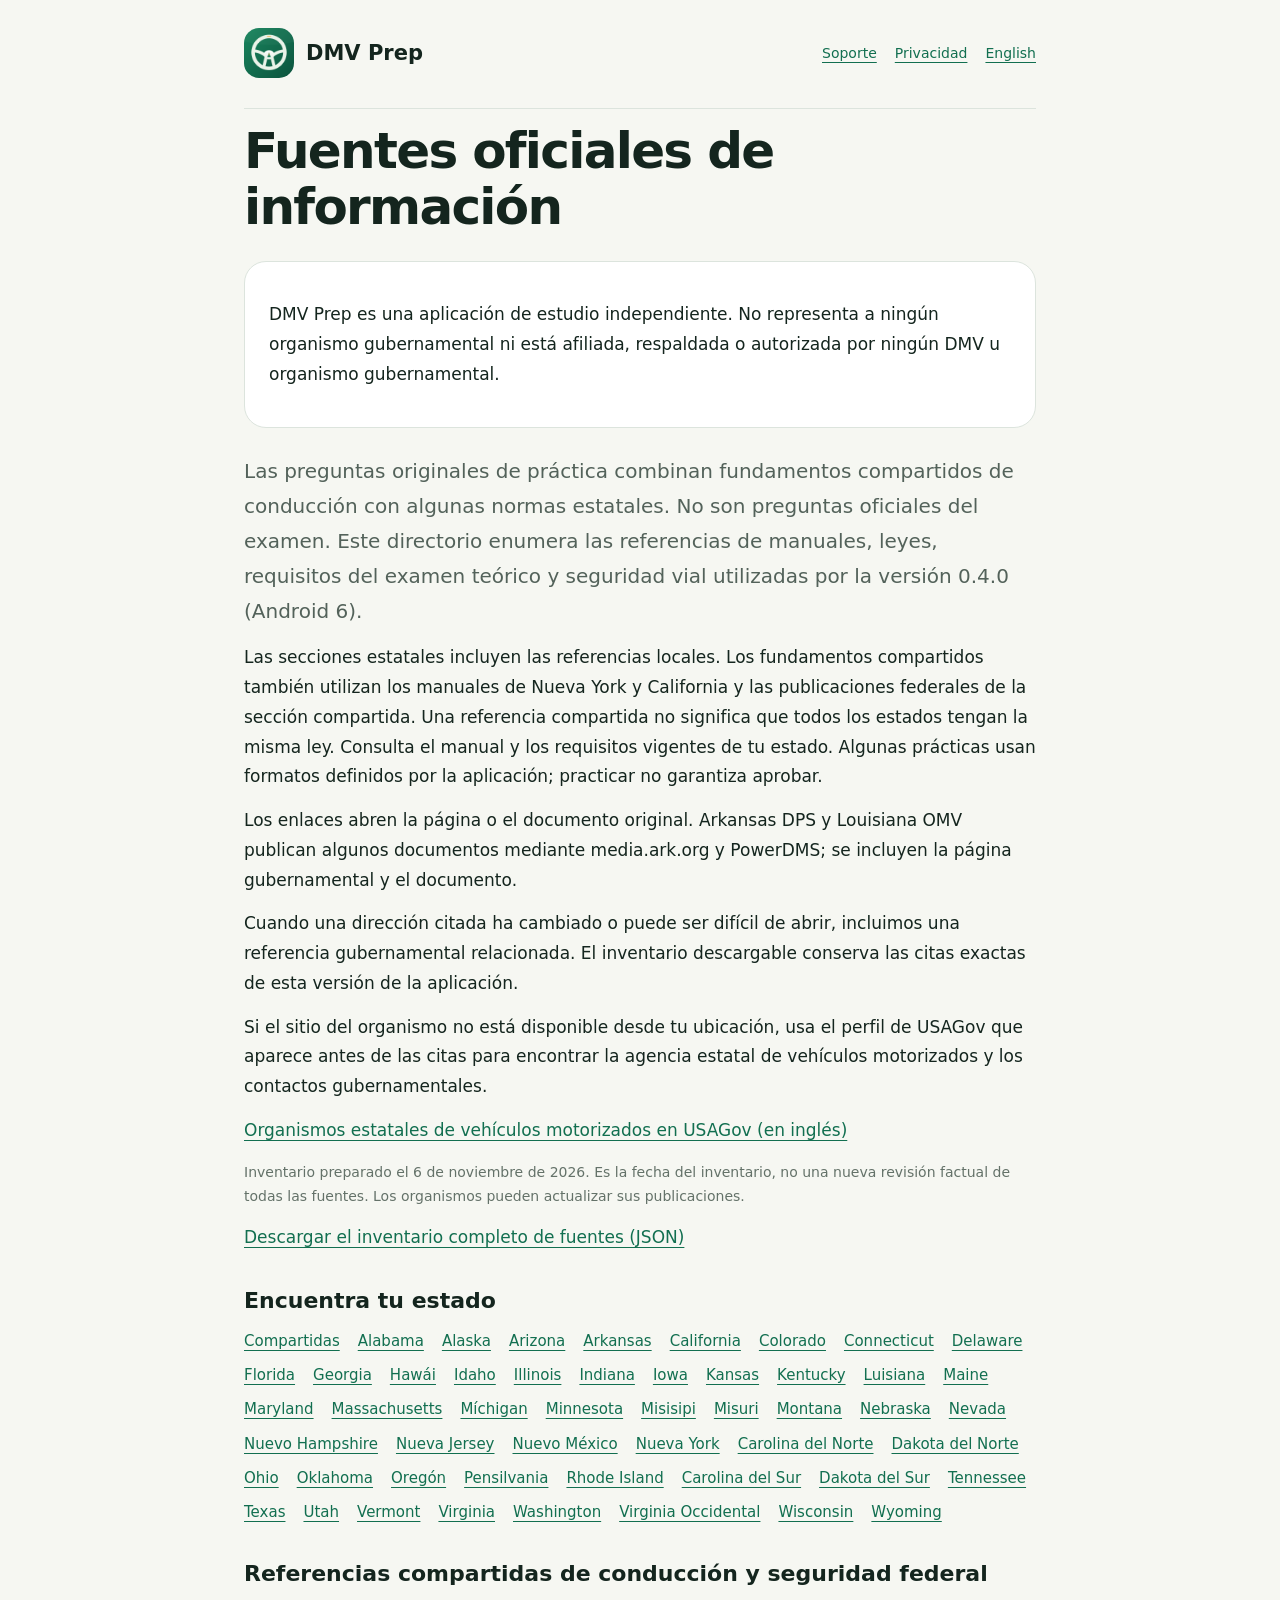
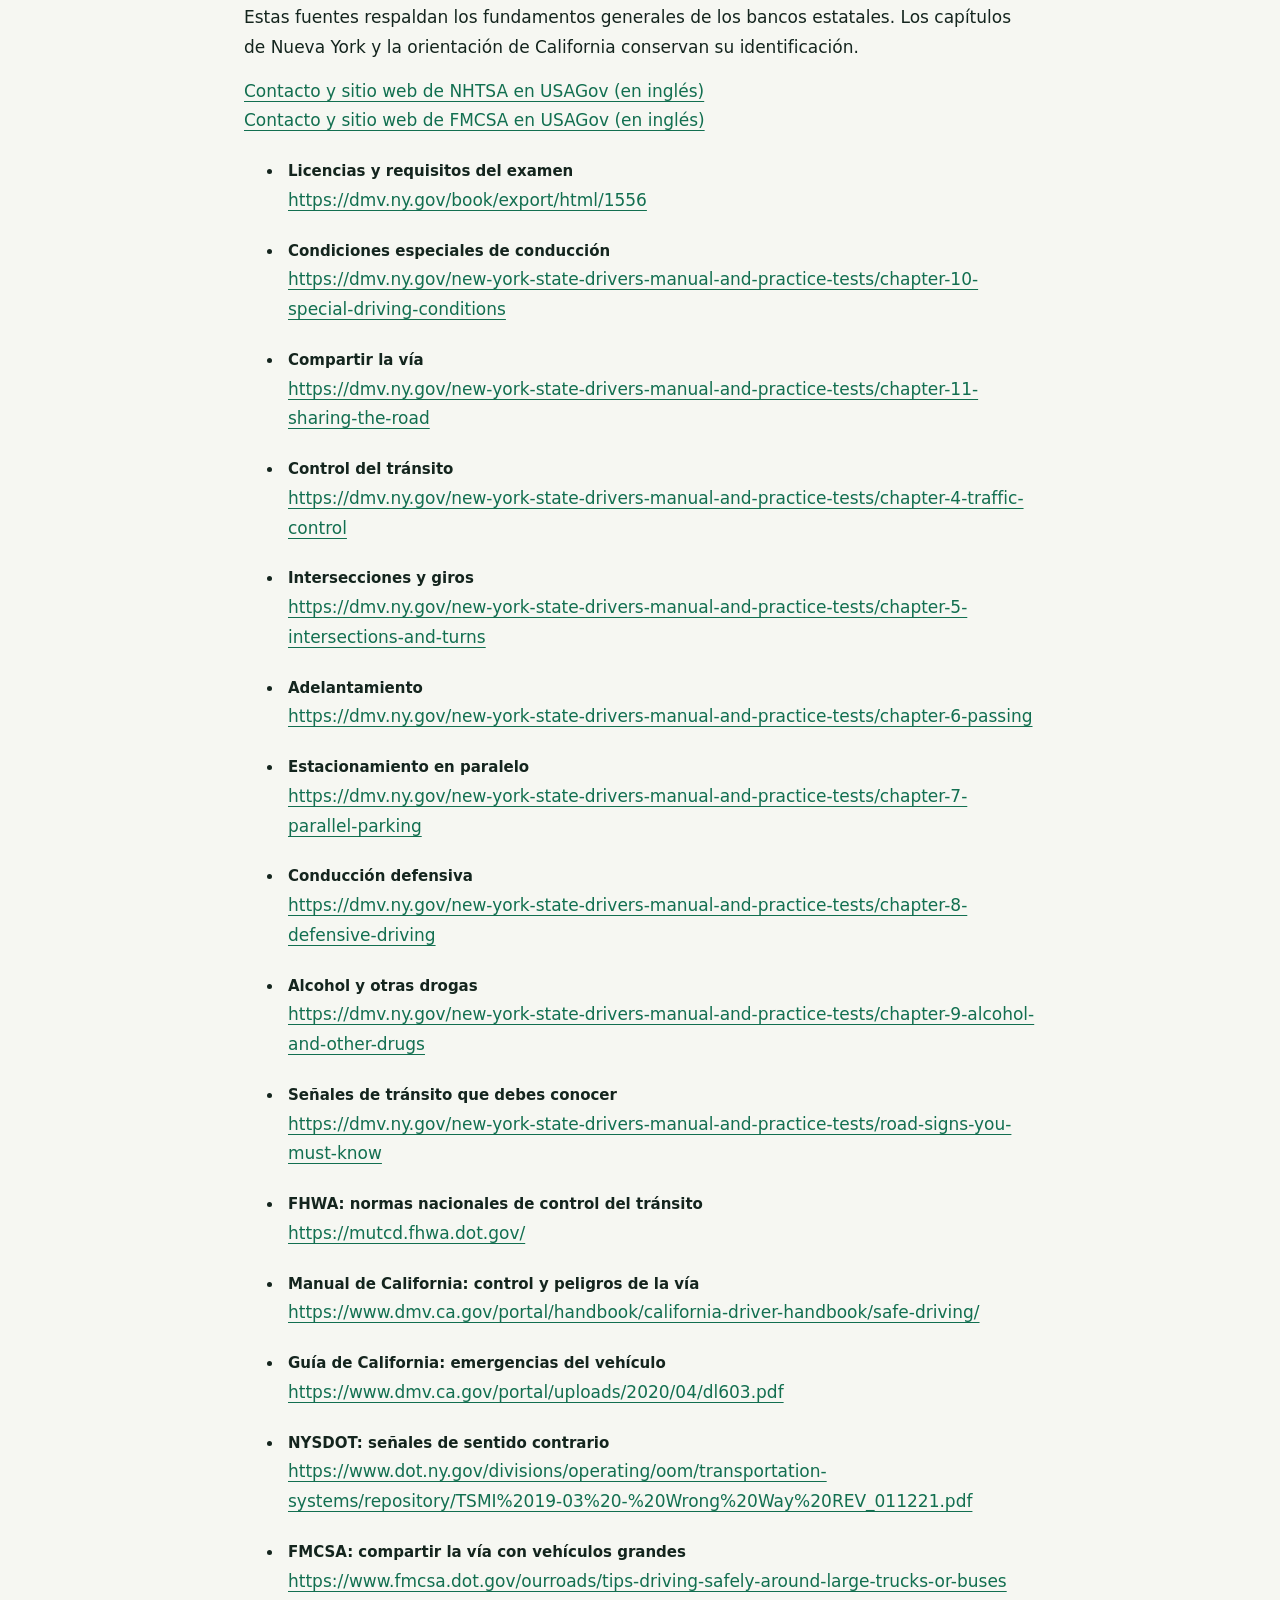
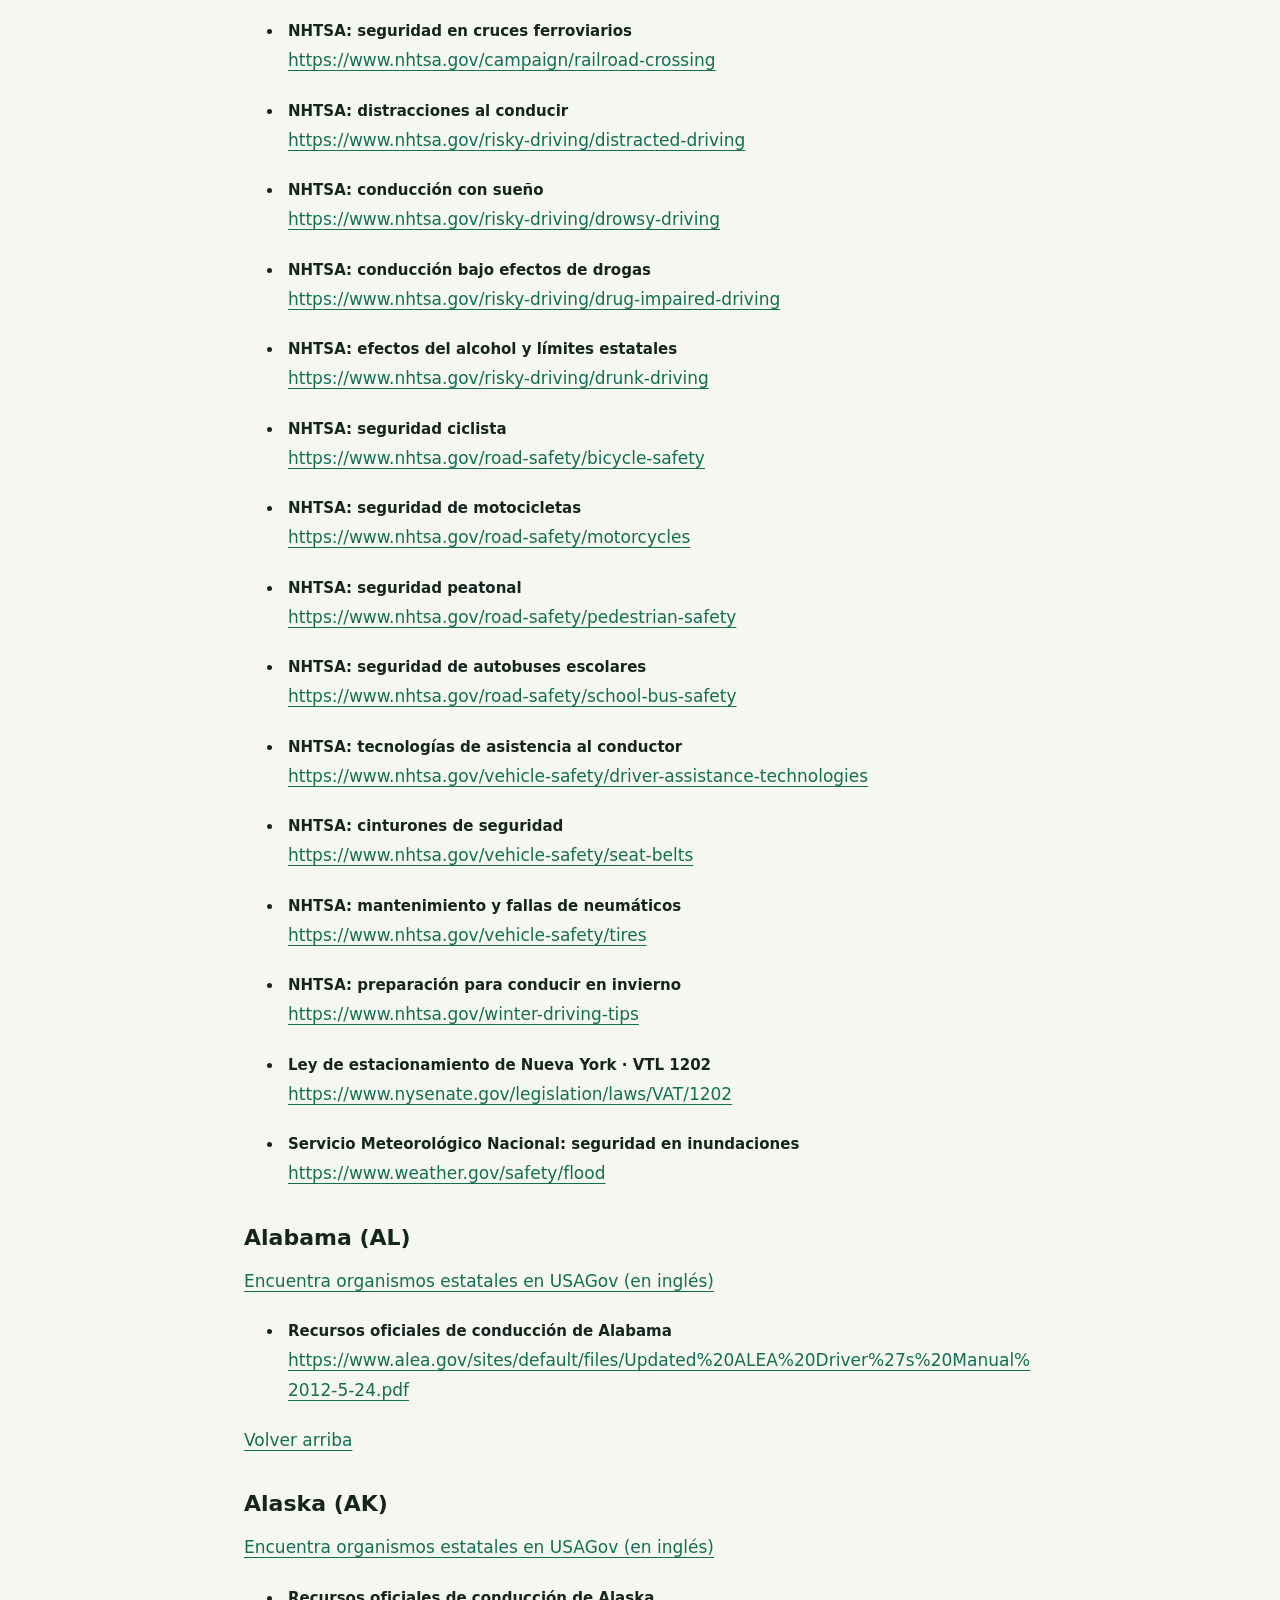
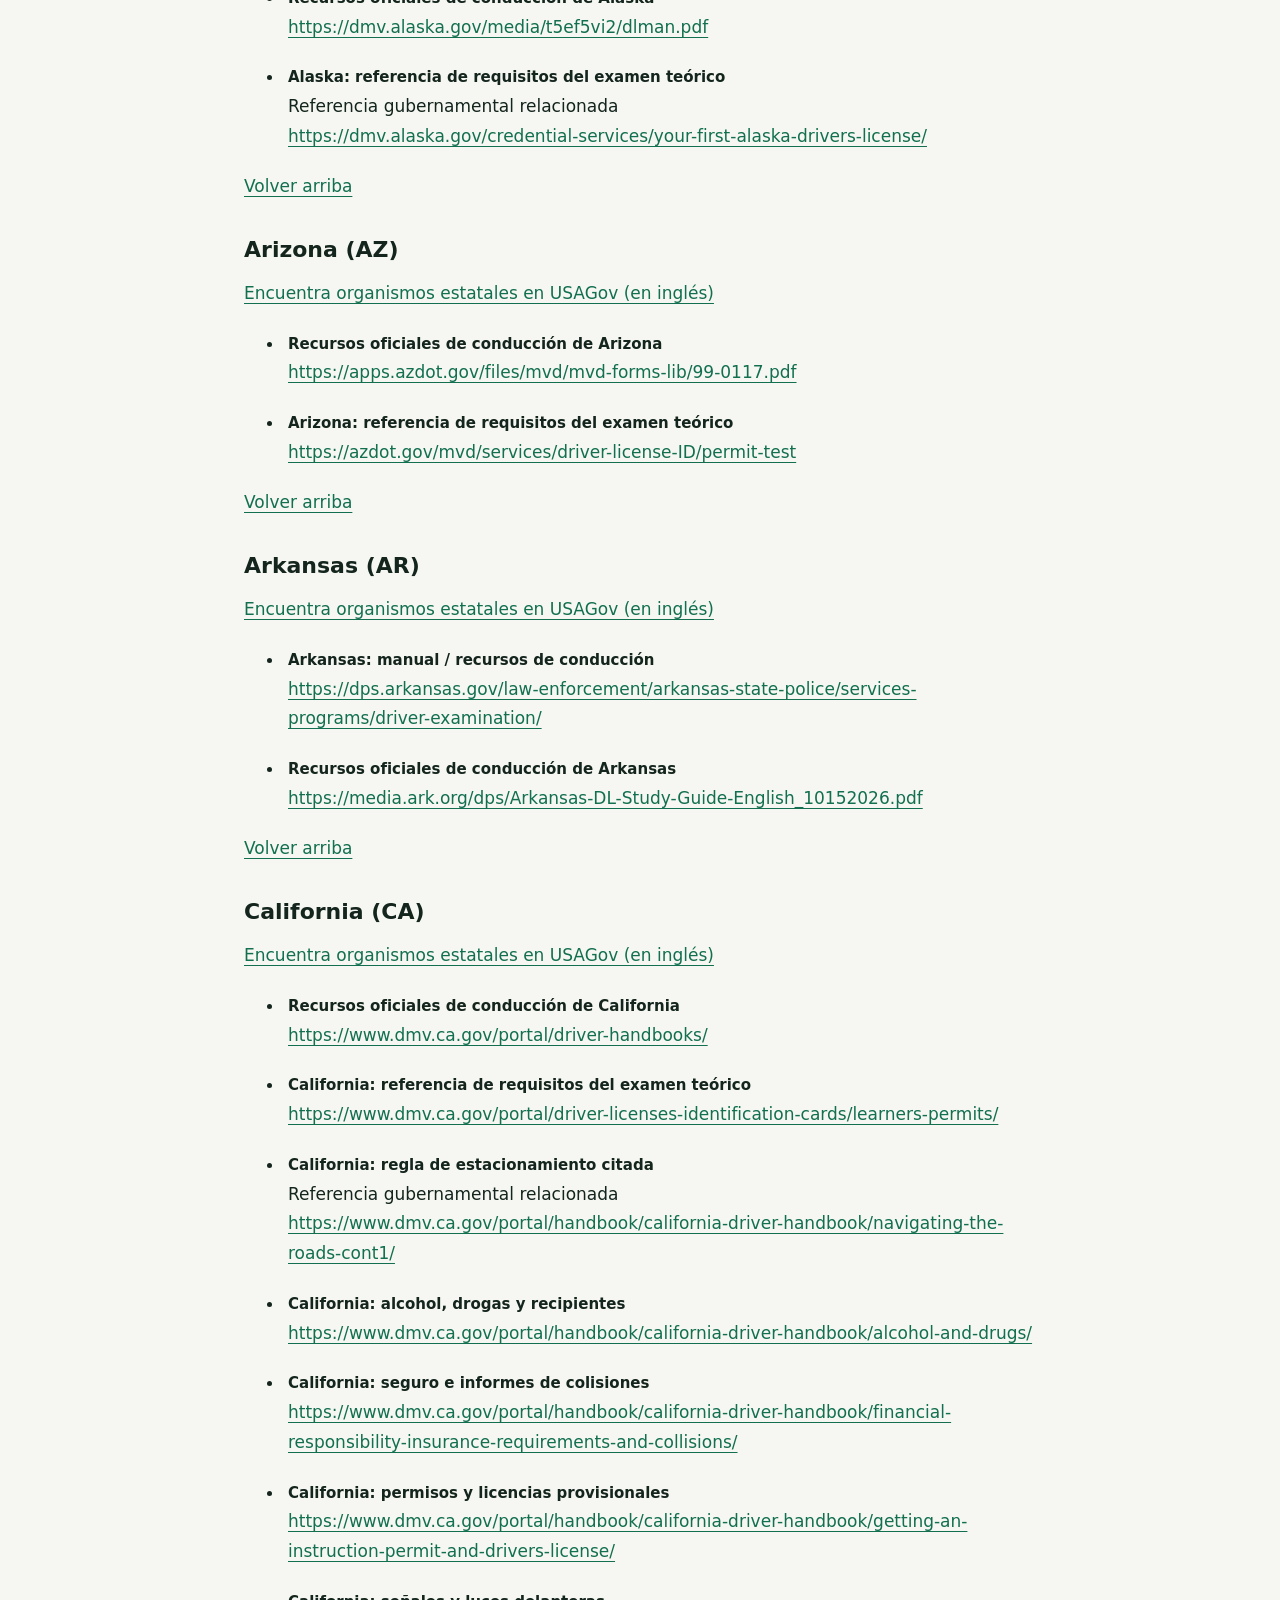
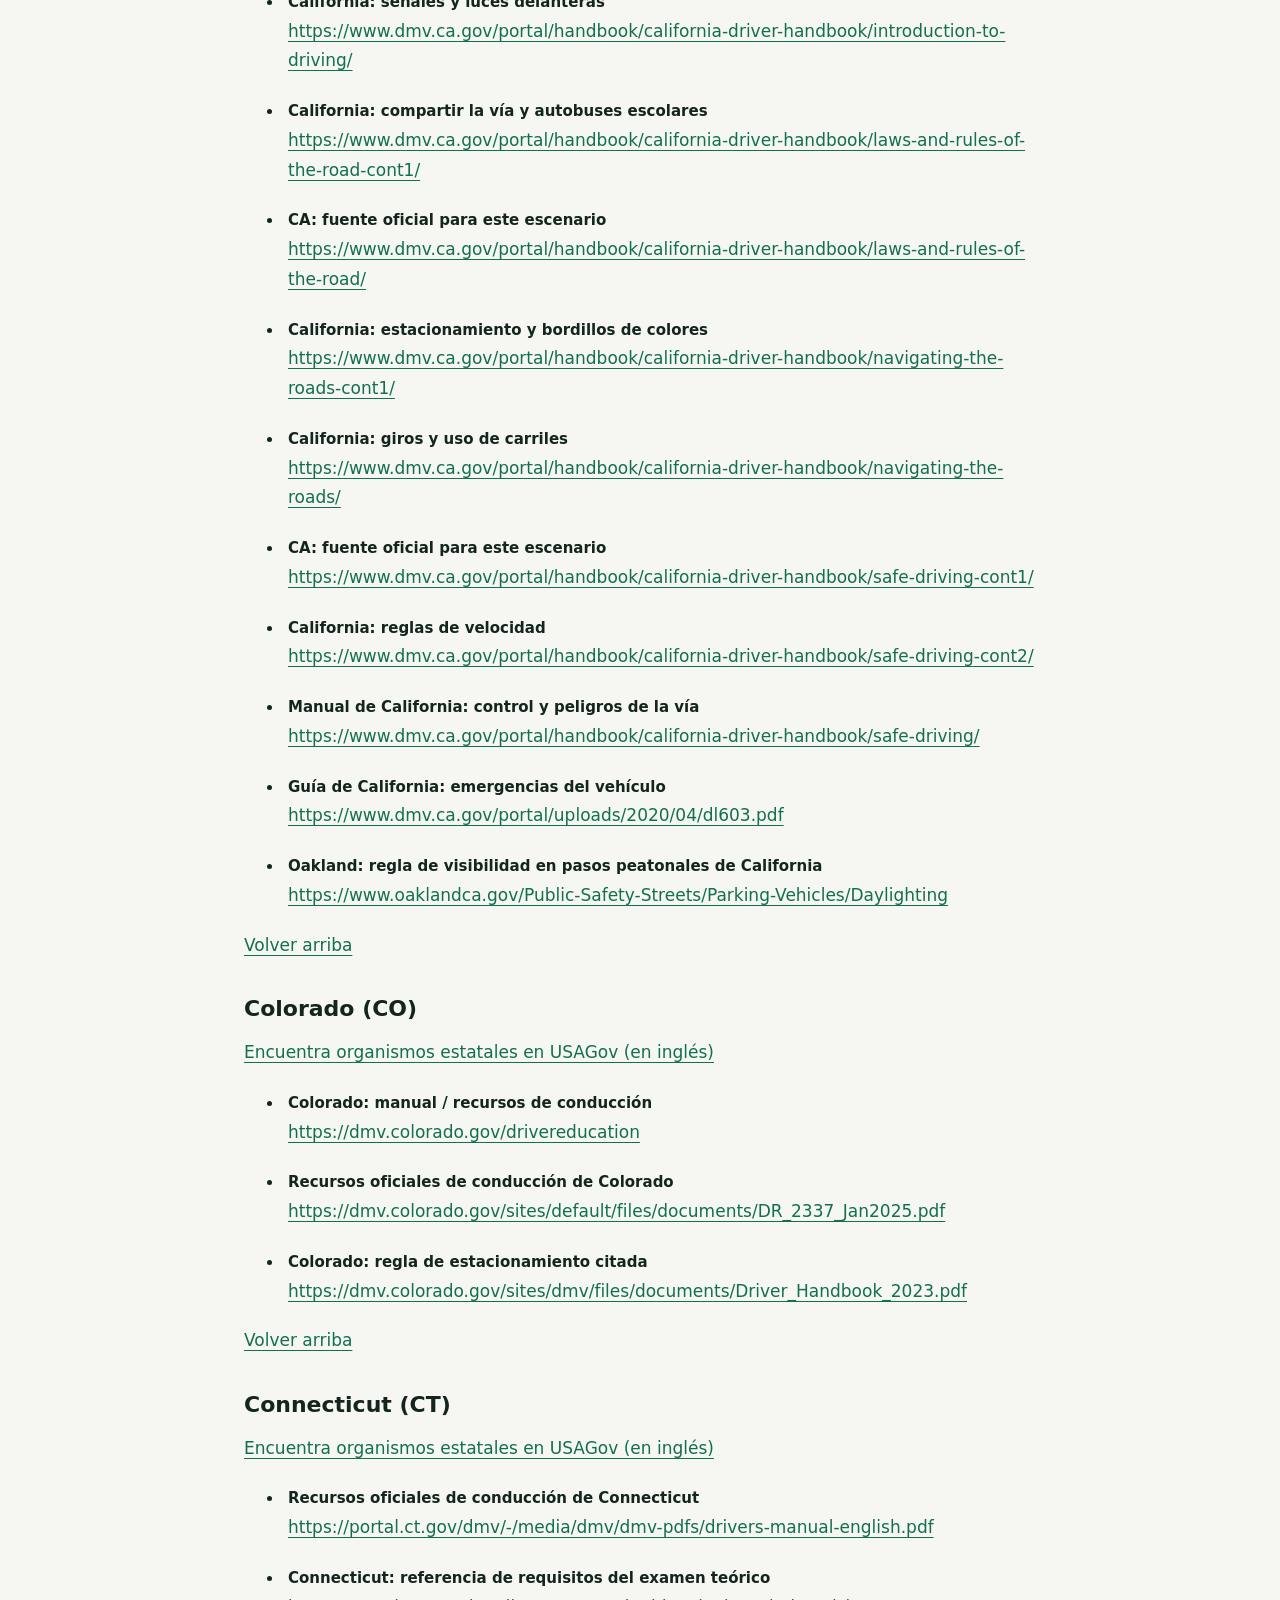
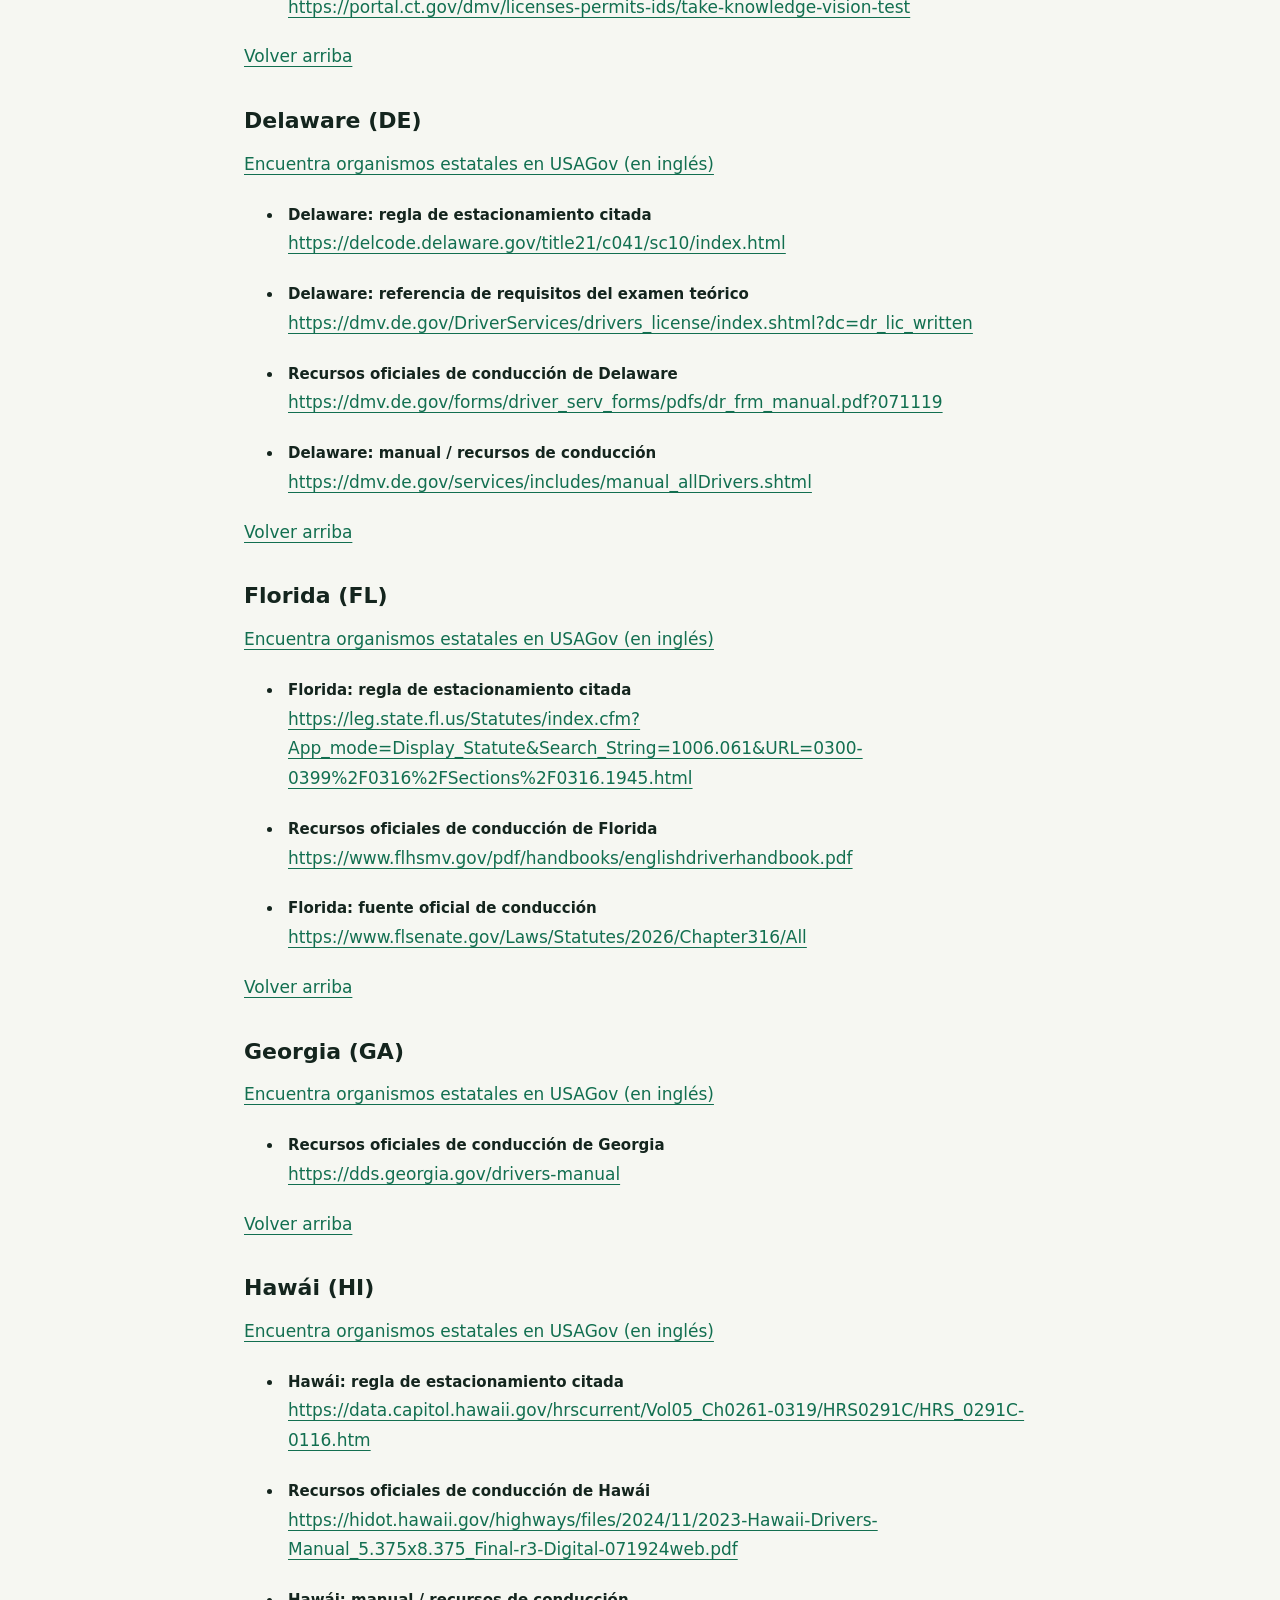
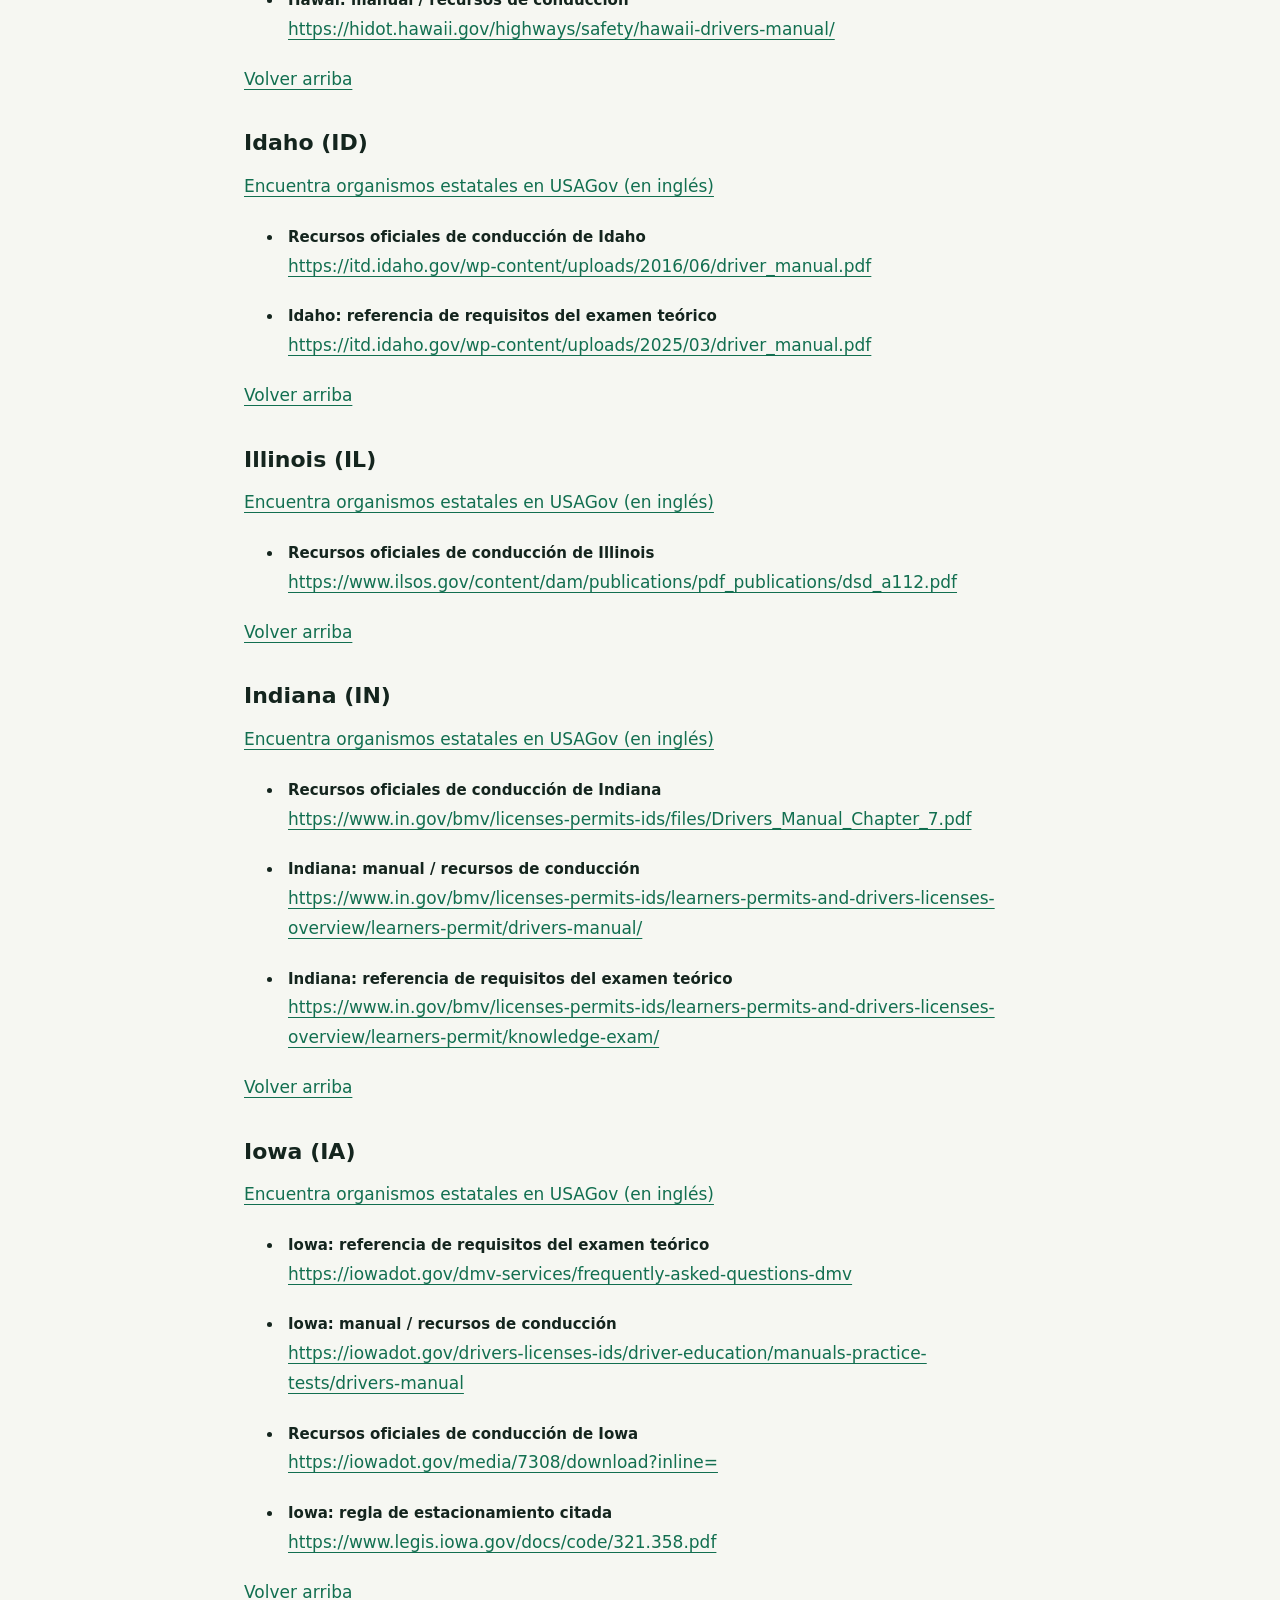
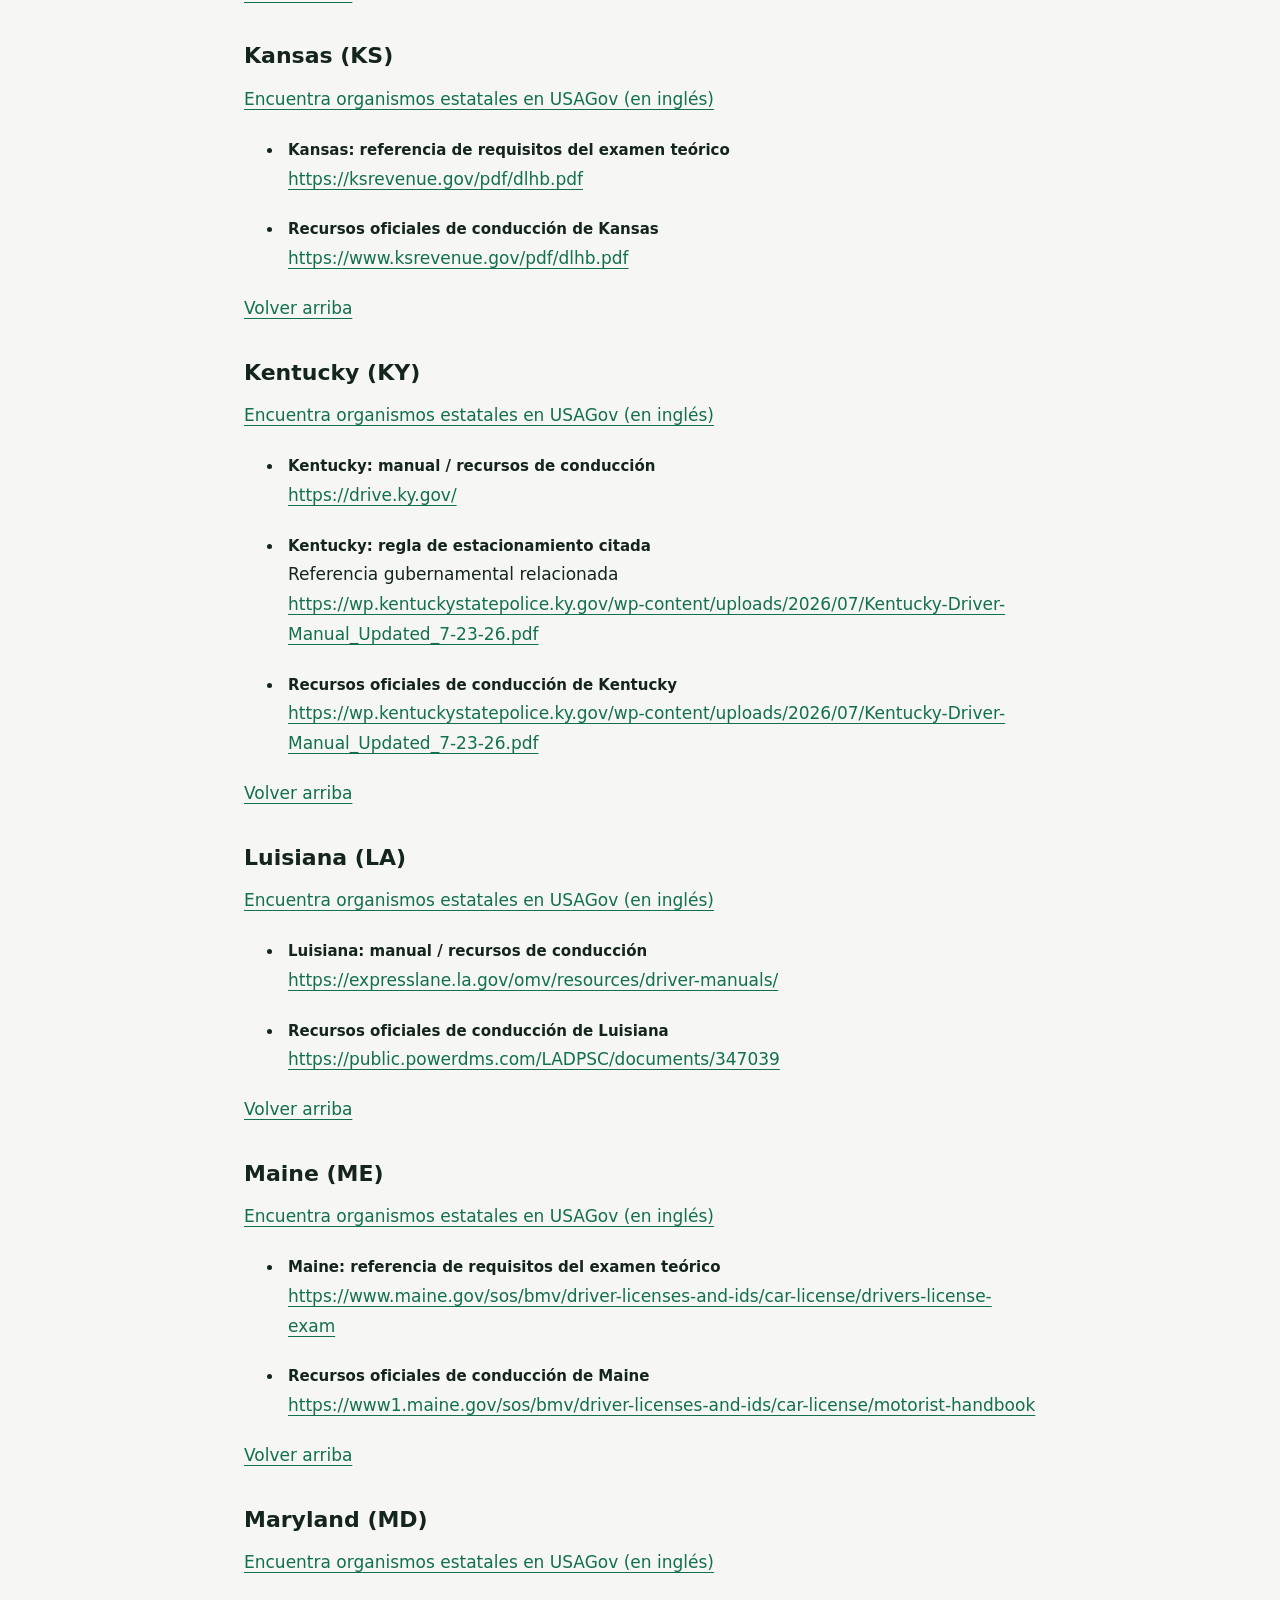
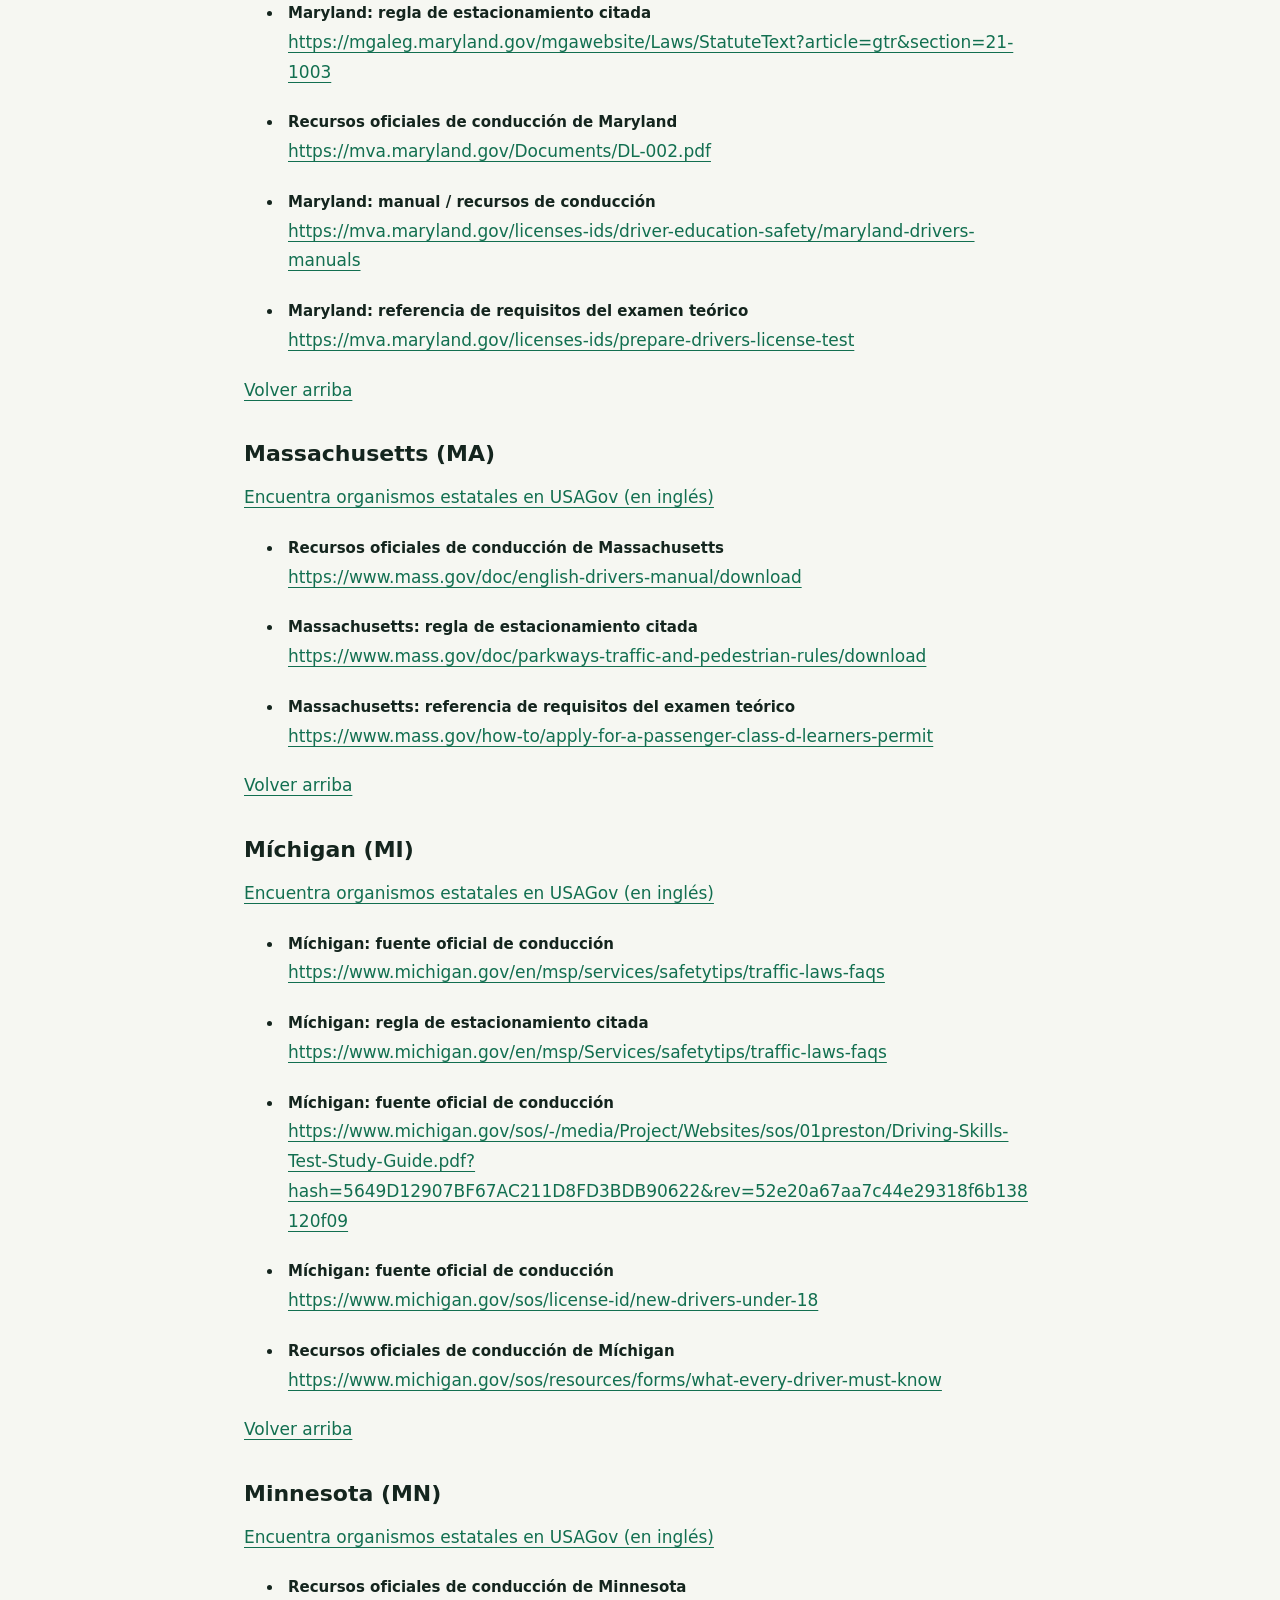
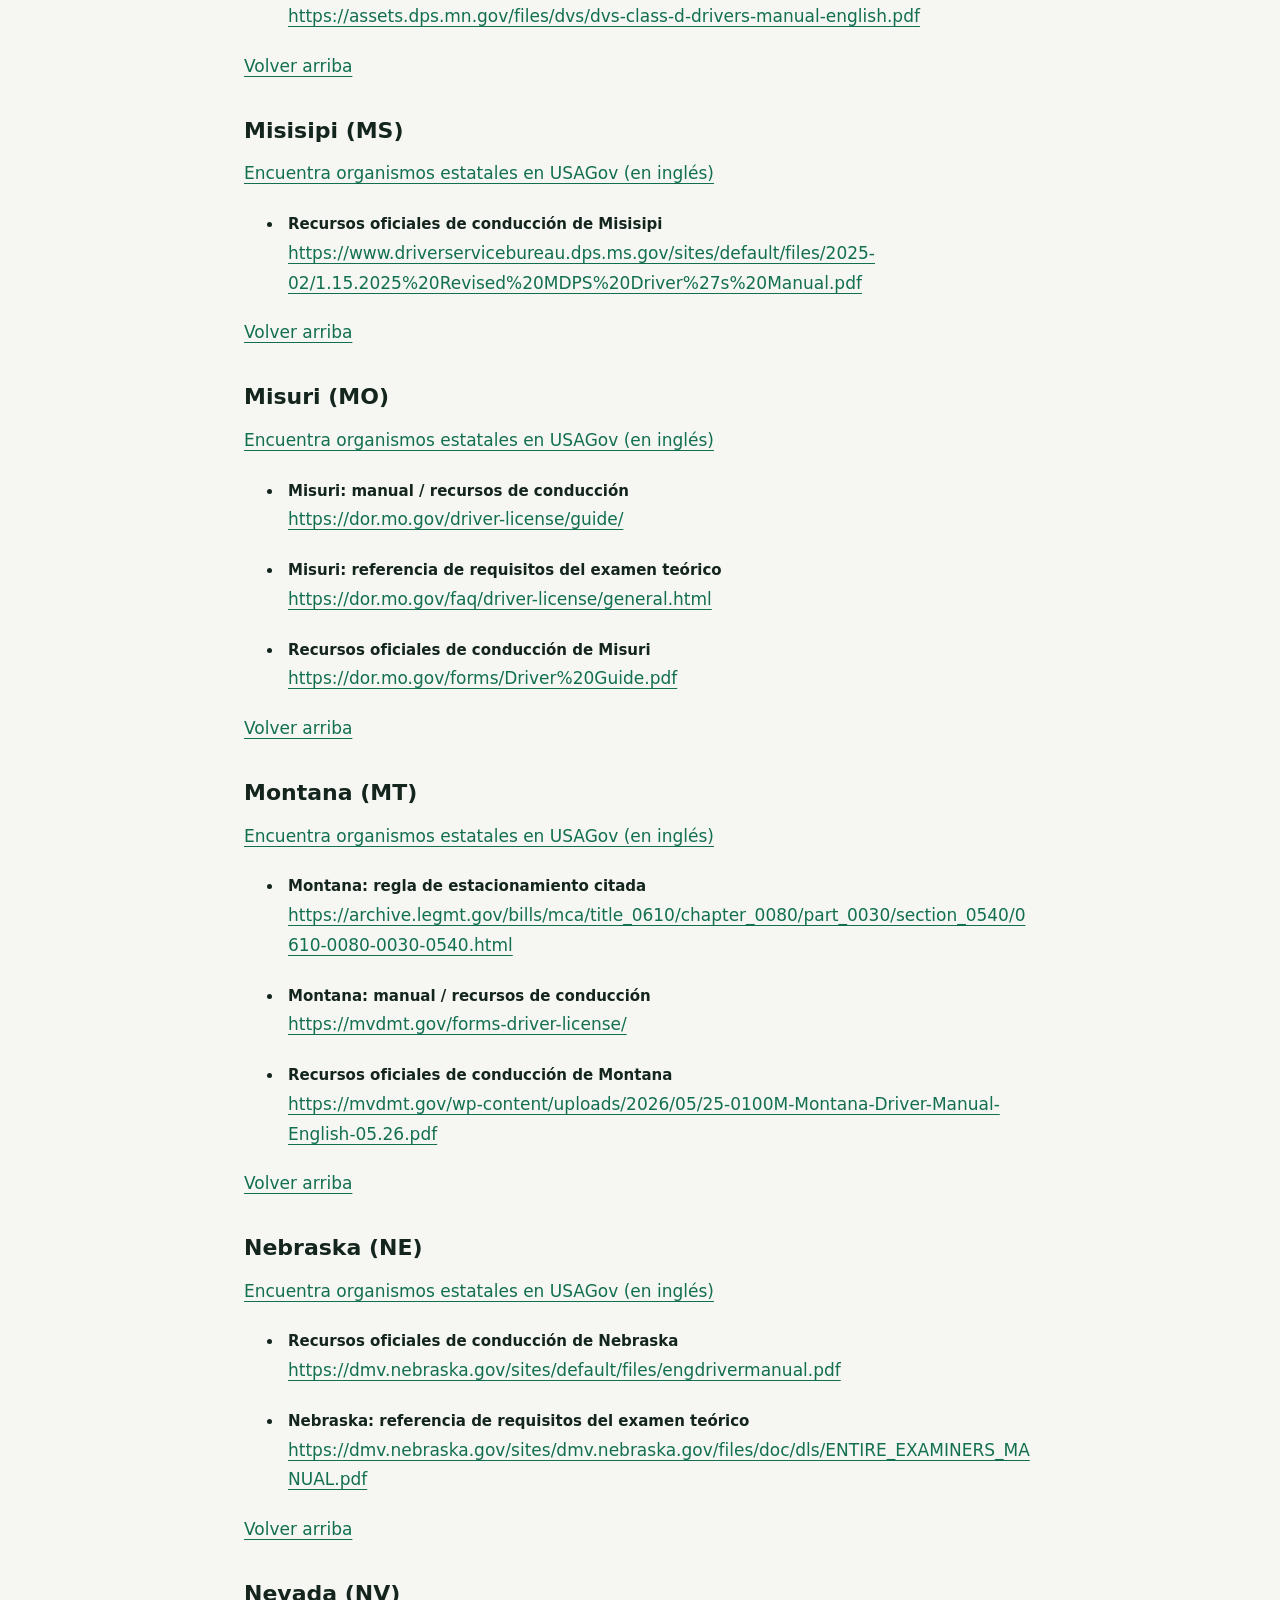
<file: sources-es.html>
<!doctype html>
<html lang="es"><head><meta charset="utf-8"><meta name="viewport" content="width=device-width,initial-scale=1"><meta name="description" content="Fuentes oficiales de información · DMV Prep"><title>Fuentes oficiales de información · DMV Prep</title><link rel="icon" href="icon.png"><link rel="stylesheet" href="styles.css"></head>
<body><a class="skip" href="#main">Encuentra tu estado</a><div class="wrap"><header><a class="brand" href="index.html"><img src="icon.png" width="50" height="50" alt="">DMV Prep</a><nav aria-label="Navigation"><a href="support-es.html">Soporte</a><a href="privacy-es.html">Privacidad</a><a href="sources.html" lang="en">English</a></nav></header>
<main id="main"><h1>Fuentes oficiales de información</h1><div class="card"><p>DMV Prep es una aplicación de estudio independiente. No representa a ningún organismo gubernamental ni está afiliada, respaldada o autorizada por ningún DMV u organismo gubernamental.</p></div><p class="lead">Las preguntas originales de práctica combinan fundamentos compartidos de conducción con algunas normas estatales. No son preguntas oficiales del examen. Este directorio enumera las referencias de manuales, leyes, requisitos del examen teórico y seguridad vial utilizadas por la versión 0.4.0 (Android 6).</p><p>Las secciones estatales incluyen las referencias locales. Los fundamentos compartidos también utilizan los manuales de Nueva York y California y las publicaciones federales de la sección compartida. Una referencia compartida no significa que todos los estados tengan la misma ley. Consulta el manual y los requisitos vigentes de tu estado. Algunas prácticas usan formatos definidos por la aplicación; practicar no garantiza aprobar.</p><p>Los enlaces abren la página o el documento original. Arkansas DPS y Louisiana OMV publican algunos documentos mediante media.ark.org y PowerDMS; se incluyen la página gubernamental y el documento.</p><p>Cuando una dirección citada ha cambiado o puede ser difícil de abrir, incluimos una referencia gubernamental relacionada. El inventario descargable conserva las citas exactas de esta versión de la aplicación.</p><p>Si el sitio del organismo no está disponible desde tu ubicación, usa el perfil de USAGov que aparece antes de las citas para encontrar la agencia estatal de vehículos motorizados y los contactos gubernamentales.</p><p><a href="https://www.usa.gov/state-motor-vehicle-services">Organismos estatales de vehículos motorizados en USAGov (en inglés)</a></p><p class="meta">Inventario preparado el 6 de noviembre de 2026. Es la fecha del inventario, no una nueva revisión factual de todas las fuentes. Los organismos pueden actualizar sus publicaciones.</p><p><a href="sources.json">Descargar el inventario completo de fuentes (JSON)</a></p><h2>Encuentra tu estado</h2><nav class="state-index" aria-label="Encuentra tu estado"><a href="#shared">Compartidas</a><a href="#AL">Alabama</a><a href="#AK">Alaska</a><a href="#AZ">Arizona</a><a href="#AR">Arkansas</a><a href="#CA">California</a><a href="#CO">Colorado</a><a href="#CT">Connecticut</a><a href="#DE">Delaware</a><a href="#FL">Florida</a><a href="#GA">Georgia</a><a href="#HI">Hawái</a><a href="#ID">Idaho</a><a href="#IL">Illinois</a><a href="#IN">Indiana</a><a href="#IA">Iowa</a><a href="#KS">Kansas</a><a href="#KY">Kentucky</a><a href="#LA">Luisiana</a><a href="#ME">Maine</a><a href="#MD">Maryland</a><a href="#MA">Massachusetts</a><a href="#MI">Míchigan</a><a href="#MN">Minnesota</a><a href="#MS">Misisipi</a><a href="#MO">Misuri</a><a href="#MT">Montana</a><a href="#NE">Nebraska</a><a href="#NV">Nevada</a><a href="#NH">Nuevo Hampshire</a><a href="#NJ">Nueva Jersey</a><a href="#NM">Nuevo México</a><a href="#NY">Nueva York</a><a href="#NC">Carolina del Norte</a><a href="#ND">Dakota del Norte</a><a href="#OH">Ohio</a><a href="#OK">Oklahoma</a><a href="#OR">Oregón</a><a href="#PA">Pensilvania</a><a href="#RI">Rhode Island</a><a href="#SC">Carolina del Sur</a><a href="#SD">Dakota del Sur</a><a href="#TN">Tennessee</a><a href="#TX">Texas</a><a href="#UT">Utah</a><a href="#VT">Vermont</a><a href="#VA">Virginia</a><a href="#WA">Washington</a><a href="#WV">Virginia Occidental</a><a href="#WI">Wisconsin</a><a href="#WY">Wyoming</a></nav><section id="shared"><h2>Referencias compartidas de conducción y seguridad federal</h2><p>Estas fuentes respaldan los fundamentos generales de los bancos estatales. Los capítulos de Nueva York y la orientación de California conservan su identificación.</p><p><a href="https://www.usa.gov/agencies/national-highway-traffic-safety-administration">Contacto y sitio web de NHTSA en USAGov (en inglés)</a><br><a href="https://www.usa.gov/agencies/federal-motor-carrier-safety-administration">Contacto y sitio web de FMCSA en USAGov (en inglés)</a></p><ul class="source-list"><li><strong>Licencias y requisitos del examen</strong><br><a href="https://dmv.ny.gov/book/export/html/1556">https://dmv.ny.gov/book/export/html/1556</a></li><li><strong>Condiciones especiales de conducción</strong><br><a href="https://dmv.ny.gov/new-york-state-drivers-manual-and-practice-tests/chapter-10-special-driving-conditions">https://dmv.ny.gov/new-york-state-drivers-manual-and-practice-tests/chapter-10-special-driving-conditions</a></li><li><strong>Compartir la vía</strong><br><a href="https://dmv.ny.gov/new-york-state-drivers-manual-and-practice-tests/chapter-11-sharing-the-road">https://dmv.ny.gov/new-york-state-drivers-manual-and-practice-tests/chapter-11-sharing-the-road</a></li><li><strong>Control del tránsito</strong><br><a href="https://dmv.ny.gov/new-york-state-drivers-manual-and-practice-tests/chapter-4-traffic-control">https://dmv.ny.gov/new-york-state-drivers-manual-and-practice-tests/chapter-4-traffic-control</a></li><li><strong>Intersecciones y giros</strong><br><a href="https://dmv.ny.gov/new-york-state-drivers-manual-and-practice-tests/chapter-5-intersections-and-turns">https://dmv.ny.gov/new-york-state-drivers-manual-and-practice-tests/chapter-5-intersections-and-turns</a></li><li><strong>Adelantamiento</strong><br><a href="https://dmv.ny.gov/new-york-state-drivers-manual-and-practice-tests/chapter-6-passing">https://dmv.ny.gov/new-york-state-drivers-manual-and-practice-tests/chapter-6-passing</a></li><li><strong>Estacionamiento en paralelo</strong><br><a href="https://dmv.ny.gov/new-york-state-drivers-manual-and-practice-tests/chapter-7-parallel-parking">https://dmv.ny.gov/new-york-state-drivers-manual-and-practice-tests/chapter-7-parallel-parking</a></li><li><strong>Conducción defensiva</strong><br><a href="https://dmv.ny.gov/new-york-state-drivers-manual-and-practice-tests/chapter-8-defensive-driving">https://dmv.ny.gov/new-york-state-drivers-manual-and-practice-tests/chapter-8-defensive-driving</a></li><li><strong>Alcohol y otras drogas</strong><br><a href="https://dmv.ny.gov/new-york-state-drivers-manual-and-practice-tests/chapter-9-alcohol-and-other-drugs">https://dmv.ny.gov/new-york-state-drivers-manual-and-practice-tests/chapter-9-alcohol-and-other-drugs</a></li><li><strong>Señales de tránsito que debes conocer</strong><br><a href="https://dmv.ny.gov/new-york-state-drivers-manual-and-practice-tests/road-signs-you-must-know">https://dmv.ny.gov/new-york-state-drivers-manual-and-practice-tests/road-signs-you-must-know</a></li><li><strong>FHWA: normas nacionales de control del tránsito</strong><br><a href="https://mutcd.fhwa.dot.gov/">https://mutcd.fhwa.dot.gov/</a></li><li><strong>Manual de California: control y peligros de la vía</strong><br><a href="https://www.dmv.ca.gov/portal/handbook/california-driver-handbook/safe-driving/">https://www.dmv.ca.gov/portal/handbook/california-driver-handbook/safe-driving/</a></li><li><strong>Guía de California: emergencias del vehículo</strong><br><a href="https://www.dmv.ca.gov/portal/uploads/2020/04/dl603.pdf">https://www.dmv.ca.gov/portal/uploads/2020/04/dl603.pdf</a></li><li><strong>NYSDOT: señales de sentido contrario</strong><br><a href="https://www.dot.ny.gov/divisions/operating/oom/transportation-systems/repository/TSMI%2019-03%20-%20Wrong%20Way%20REV_011221.pdf">https://www.dot.ny.gov/divisions/operating/oom/transportation-systems/repository/TSMI%2019-03%20-%20Wrong%20Way%20REV_011221.pdf</a></li><li><strong>FMCSA: compartir la vía con vehículos grandes</strong><br><a href="https://www.fmcsa.dot.gov/ourroads/tips-driving-safely-around-large-trucks-or-buses">https://www.fmcsa.dot.gov/ourroads/tips-driving-safely-around-large-trucks-or-buses</a></li><li><strong>NHTSA: seguridad en cruces ferroviarios</strong><br><a href="https://www.nhtsa.gov/campaign/railroad-crossing">https://www.nhtsa.gov/campaign/railroad-crossing</a></li><li><strong>NHTSA: distracciones al conducir</strong><br><a href="https://www.nhtsa.gov/risky-driving/distracted-driving">https://www.nhtsa.gov/risky-driving/distracted-driving</a></li><li><strong>NHTSA: conducción con sueño</strong><br><a href="https://www.nhtsa.gov/risky-driving/drowsy-driving">https://www.nhtsa.gov/risky-driving/drowsy-driving</a></li><li><strong>NHTSA: conducción bajo efectos de drogas</strong><br><a href="https://www.nhtsa.gov/risky-driving/drug-impaired-driving">https://www.nhtsa.gov/risky-driving/drug-impaired-driving</a></li><li><strong>NHTSA: efectos del alcohol y límites estatales</strong><br><a href="https://www.nhtsa.gov/risky-driving/drunk-driving">https://www.nhtsa.gov/risky-driving/drunk-driving</a></li><li><strong>NHTSA: seguridad ciclista</strong><br><a href="https://www.nhtsa.gov/road-safety/bicycle-safety">https://www.nhtsa.gov/road-safety/bicycle-safety</a></li><li><strong>NHTSA: seguridad de motocicletas</strong><br><a href="https://www.nhtsa.gov/road-safety/motorcycles">https://www.nhtsa.gov/road-safety/motorcycles</a></li><li><strong>NHTSA: seguridad peatonal</strong><br><a href="https://www.nhtsa.gov/road-safety/pedestrian-safety">https://www.nhtsa.gov/road-safety/pedestrian-safety</a></li><li><strong>NHTSA: seguridad de autobuses escolares</strong><br><a href="https://www.nhtsa.gov/road-safety/school-bus-safety">https://www.nhtsa.gov/road-safety/school-bus-safety</a></li><li><strong>NHTSA: tecnologías de asistencia al conductor</strong><br><a href="https://www.nhtsa.gov/vehicle-safety/driver-assistance-technologies">https://www.nhtsa.gov/vehicle-safety/driver-assistance-technologies</a></li><li><strong>NHTSA: cinturones de seguridad</strong><br><a href="https://www.nhtsa.gov/vehicle-safety/seat-belts">https://www.nhtsa.gov/vehicle-safety/seat-belts</a></li><li><strong>NHTSA: mantenimiento y fallas de neumáticos</strong><br><a href="https://www.nhtsa.gov/vehicle-safety/tires">https://www.nhtsa.gov/vehicle-safety/tires</a></li><li><strong>NHTSA: preparación para conducir en invierno</strong><br><a href="https://www.nhtsa.gov/winter-driving-tips">https://www.nhtsa.gov/winter-driving-tips</a></li><li><strong>Ley de estacionamiento de Nueva York · VTL 1202</strong><br><a href="https://www.nysenate.gov/legislation/laws/VAT/1202">https://www.nysenate.gov/legislation/laws/VAT/1202</a></li><li><strong>Servicio Meteorológico Nacional: seguridad en inundaciones</strong><br><a href="https://www.weather.gov/safety/flood">https://www.weather.gov/safety/flood</a></li></ul></section><section id="AL"><h2>Alabama (AL)</h2><p><a href="https://www.usa.gov/states/alabama">Encuentra organismos estatales en USAGov (en inglés)</a></p><ul class="source-list"><li><strong>Recursos oficiales de conducción de Alabama</strong><br><a href="https://www.alea.gov/sites/default/files/Updated%20ALEA%20Driver%27s%20Manual%2012-5-24.pdf">https://www.alea.gov/sites/default/files/Updated%20ALEA%20Driver%27s%20Manual%2012-5-24.pdf</a></li></ul><p><a href="#main">Volver arriba</a></p></section><section id="AK"><h2>Alaska (AK)</h2><p><a href="https://www.usa.gov/states/alaska">Encuentra organismos estatales en USAGov (en inglés)</a></p><ul class="source-list"><li><strong>Recursos oficiales de conducción de Alaska</strong><br><a href="https://dmv.alaska.gov/media/t5ef5vi2/dlman.pdf">https://dmv.alaska.gov/media/t5ef5vi2/dlman.pdf</a></li><li><strong>Alaska: referencia de requisitos del examen teórico</strong><br>Referencia gubernamental relacionada<br><a href="https://dmv.alaska.gov/credential-services/your-first-alaska-drivers-license/">https://dmv.alaska.gov/credential-services/your-first-alaska-drivers-license/</a></li></ul><p><a href="#main">Volver arriba</a></p></section><section id="AZ"><h2>Arizona (AZ)</h2><p><a href="https://www.usa.gov/states/arizona">Encuentra organismos estatales en USAGov (en inglés)</a></p><ul class="source-list"><li><strong>Recursos oficiales de conducción de Arizona</strong><br><a href="https://apps.azdot.gov/files/mvd/mvd-forms-lib/99-0117.pdf">https://apps.azdot.gov/files/mvd/mvd-forms-lib/99-0117.pdf</a></li><li><strong>Arizona: referencia de requisitos del examen teórico</strong><br><a href="https://azdot.gov/mvd/services/driver-license-ID/permit-test">https://azdot.gov/mvd/services/driver-license-ID/permit-test</a></li></ul><p><a href="#main">Volver arriba</a></p></section><section id="AR"><h2>Arkansas (AR)</h2><p><a href="https://www.usa.gov/states/arkansas">Encuentra organismos estatales en USAGov (en inglés)</a></p><ul class="source-list"><li><strong>Arkansas: manual / recursos de conducción</strong><br><a href="https://dps.arkansas.gov/law-enforcement/arkansas-state-police/services-programs/driver-examination/">https://dps.arkansas.gov/law-enforcement/arkansas-state-police/services-programs/driver-examination/</a></li><li><strong>Recursos oficiales de conducción de Arkansas</strong><br><a href="https://media.ark.org/dps/Arkansas-DL-Study-Guide-English_10152026.pdf">https://media.ark.org/dps/Arkansas-DL-Study-Guide-English_10152026.pdf</a></li></ul><p><a href="#main">Volver arriba</a></p></section><section id="CA"><h2>California (CA)</h2><p><a href="https://www.usa.gov/states/california">Encuentra organismos estatales en USAGov (en inglés)</a></p><ul class="source-list"><li><strong>Recursos oficiales de conducción de California</strong><br><a href="https://www.dmv.ca.gov/portal/driver-handbooks/">https://www.dmv.ca.gov/portal/driver-handbooks/</a></li><li><strong>California: referencia de requisitos del examen teórico</strong><br><a href="https://www.dmv.ca.gov/portal/driver-licenses-identification-cards/learners-permits/">https://www.dmv.ca.gov/portal/driver-licenses-identification-cards/learners-permits/</a></li><li><strong>California: regla de estacionamiento citada</strong><br>Referencia gubernamental relacionada<br><a href="https://www.dmv.ca.gov/portal/handbook/california-driver-handbook/navigating-the-roads-cont1/">https://www.dmv.ca.gov/portal/handbook/california-driver-handbook/navigating-the-roads-cont1/</a></li><li><strong>California: alcohol, drogas y recipientes</strong><br><a href="https://www.dmv.ca.gov/portal/handbook/california-driver-handbook/alcohol-and-drugs/">https://www.dmv.ca.gov/portal/handbook/california-driver-handbook/alcohol-and-drugs/</a></li><li><strong>California: seguro e informes de colisiones</strong><br><a href="https://www.dmv.ca.gov/portal/handbook/california-driver-handbook/financial-responsibility-insurance-requirements-and-collisions/">https://www.dmv.ca.gov/portal/handbook/california-driver-handbook/financial-responsibility-insurance-requirements-and-collisions/</a></li><li><strong>California: permisos y licencias provisionales</strong><br><a href="https://www.dmv.ca.gov/portal/handbook/california-driver-handbook/getting-an-instruction-permit-and-drivers-license/">https://www.dmv.ca.gov/portal/handbook/california-driver-handbook/getting-an-instruction-permit-and-drivers-license/</a></li><li><strong>California: señales y luces delanteras</strong><br><a href="https://www.dmv.ca.gov/portal/handbook/california-driver-handbook/introduction-to-driving/">https://www.dmv.ca.gov/portal/handbook/california-driver-handbook/introduction-to-driving/</a></li><li><strong>California: compartir la vía y autobuses escolares</strong><br><a href="https://www.dmv.ca.gov/portal/handbook/california-driver-handbook/laws-and-rules-of-the-road-cont1/">https://www.dmv.ca.gov/portal/handbook/california-driver-handbook/laws-and-rules-of-the-road-cont1/</a></li><li><strong>CA: fuente oficial para este escenario</strong><br><a href="https://www.dmv.ca.gov/portal/handbook/california-driver-handbook/laws-and-rules-of-the-road/">https://www.dmv.ca.gov/portal/handbook/california-driver-handbook/laws-and-rules-of-the-road/</a></li><li><strong>California: estacionamiento y bordillos de colores</strong><br><a href="https://www.dmv.ca.gov/portal/handbook/california-driver-handbook/navigating-the-roads-cont1/">https://www.dmv.ca.gov/portal/handbook/california-driver-handbook/navigating-the-roads-cont1/</a></li><li><strong>California: giros y uso de carriles</strong><br><a href="https://www.dmv.ca.gov/portal/handbook/california-driver-handbook/navigating-the-roads/">https://www.dmv.ca.gov/portal/handbook/california-driver-handbook/navigating-the-roads/</a></li><li><strong>CA: fuente oficial para este escenario</strong><br><a href="https://www.dmv.ca.gov/portal/handbook/california-driver-handbook/safe-driving-cont1/">https://www.dmv.ca.gov/portal/handbook/california-driver-handbook/safe-driving-cont1/</a></li><li><strong>California: reglas de velocidad</strong><br><a href="https://www.dmv.ca.gov/portal/handbook/california-driver-handbook/safe-driving-cont2/">https://www.dmv.ca.gov/portal/handbook/california-driver-handbook/safe-driving-cont2/</a></li><li><strong>Manual de California: control y peligros de la vía</strong><br><a href="https://www.dmv.ca.gov/portal/handbook/california-driver-handbook/safe-driving/">https://www.dmv.ca.gov/portal/handbook/california-driver-handbook/safe-driving/</a></li><li><strong>Guía de California: emergencias del vehículo</strong><br><a href="https://www.dmv.ca.gov/portal/uploads/2020/04/dl603.pdf">https://www.dmv.ca.gov/portal/uploads/2020/04/dl603.pdf</a></li><li><strong>Oakland: regla de visibilidad en pasos peatonales de California</strong><br><a href="https://www.oaklandca.gov/Public-Safety-Streets/Parking-Vehicles/Daylighting">https://www.oaklandca.gov/Public-Safety-Streets/Parking-Vehicles/Daylighting</a></li></ul><p><a href="#main">Volver arriba</a></p></section><section id="CO"><h2>Colorado (CO)</h2><p><a href="https://www.usa.gov/states/colorado">Encuentra organismos estatales en USAGov (en inglés)</a></p><ul class="source-list"><li><strong>Colorado: manual / recursos de conducción</strong><br><a href="https://dmv.colorado.gov/drivereducation">https://dmv.colorado.gov/drivereducation</a></li><li><strong>Recursos oficiales de conducción de Colorado</strong><br><a href="https://dmv.colorado.gov/sites/default/files/documents/DR_2337_Jan2025.pdf">https://dmv.colorado.gov/sites/default/files/documents/DR_2337_Jan2025.pdf</a></li><li><strong>Colorado: regla de estacionamiento citada</strong><br><a href="https://dmv.colorado.gov/sites/dmv/files/documents/Driver_Handbook_2023.pdf">https://dmv.colorado.gov/sites/dmv/files/documents/Driver_Handbook_2023.pdf</a></li></ul><p><a href="#main">Volver arriba</a></p></section><section id="CT"><h2>Connecticut (CT)</h2><p><a href="https://www.usa.gov/states/connecticut">Encuentra organismos estatales en USAGov (en inglés)</a></p><ul class="source-list"><li><strong>Recursos oficiales de conducción de Connecticut</strong><br><a href="https://portal.ct.gov/dmv/-/media/dmv/dmv-pdfs/drivers-manual-english.pdf">https://portal.ct.gov/dmv/-/media/dmv/dmv-pdfs/drivers-manual-english.pdf</a></li><li><strong>Connecticut: referencia de requisitos del examen teórico</strong><br><a href="https://portal.ct.gov/dmv/licenses-permits-ids/take-knowledge-vision-test">https://portal.ct.gov/dmv/licenses-permits-ids/take-knowledge-vision-test</a></li></ul><p><a href="#main">Volver arriba</a></p></section><section id="DE"><h2>Delaware (DE)</h2><p><a href="https://www.usa.gov/states/delaware">Encuentra organismos estatales en USAGov (en inglés)</a></p><ul class="source-list"><li><strong>Delaware: regla de estacionamiento citada</strong><br><a href="https://delcode.delaware.gov/title21/c041/sc10/index.html">https://delcode.delaware.gov/title21/c041/sc10/index.html</a></li><li><strong>Delaware: referencia de requisitos del examen teórico</strong><br><a href="https://dmv.de.gov/DriverServices/drivers_license/index.shtml?dc=dr_lic_written">https://dmv.de.gov/DriverServices/drivers_license/index.shtml?dc=dr_lic_written</a></li><li><strong>Recursos oficiales de conducción de Delaware</strong><br><a href="https://dmv.de.gov/forms/driver_serv_forms/pdfs/dr_frm_manual.pdf?071119">https://dmv.de.gov/forms/driver_serv_forms/pdfs/dr_frm_manual.pdf?071119</a></li><li><strong>Delaware: manual / recursos de conducción</strong><br><a href="https://dmv.de.gov/services/includes/manual_allDrivers.shtml">https://dmv.de.gov/services/includes/manual_allDrivers.shtml</a></li></ul><p><a href="#main">Volver arriba</a></p></section><section id="FL"><h2>Florida (FL)</h2><p><a href="https://www.usa.gov/states/florida">Encuentra organismos estatales en USAGov (en inglés)</a></p><ul class="source-list"><li><strong>Florida: regla de estacionamiento citada</strong><br><a href="https://leg.state.fl.us/Statutes/index.cfm?App_mode=Display_Statute&amp;Search_String=1006.061&amp;URL=0300-0399%2F0316%2FSections%2F0316.1945.html">https://leg.state.fl.us/Statutes/index.cfm?App_mode=Display_Statute&amp;Search_String=1006.061&amp;URL=0300-0399%2F0316%2FSections%2F0316.1945.html</a></li><li><strong>Recursos oficiales de conducción de Florida</strong><br><a href="https://www.flhsmv.gov/pdf/handbooks/englishdriverhandbook.pdf">https://www.flhsmv.gov/pdf/handbooks/englishdriverhandbook.pdf</a></li><li><strong>Florida: fuente oficial de conducción</strong><br><a href="https://www.flsenate.gov/Laws/Statutes/2026/Chapter316/All">https://www.flsenate.gov/Laws/Statutes/2026/Chapter316/All</a></li></ul><p><a href="#main">Volver arriba</a></p></section><section id="GA"><h2>Georgia (GA)</h2><p><a href="https://www.usa.gov/states/georgia">Encuentra organismos estatales en USAGov (en inglés)</a></p><ul class="source-list"><li><strong>Recursos oficiales de conducción de Georgia</strong><br><a href="https://dds.georgia.gov/drivers-manual">https://dds.georgia.gov/drivers-manual</a></li></ul><p><a href="#main">Volver arriba</a></p></section><section id="HI"><h2>Hawái (HI)</h2><p><a href="https://www.usa.gov/states/hawaii">Encuentra organismos estatales en USAGov (en inglés)</a></p><ul class="source-list"><li><strong>Hawái: regla de estacionamiento citada</strong><br><a href="https://data.capitol.hawaii.gov/hrscurrent/Vol05_Ch0261-0319/HRS0291C/HRS_0291C-0116.htm">https://data.capitol.hawaii.gov/hrscurrent/Vol05_Ch0261-0319/HRS0291C/HRS_0291C-0116.htm</a></li><li><strong>Recursos oficiales de conducción de Hawái</strong><br><a href="https://hidot.hawaii.gov/highways/files/2024/11/2023-Hawaii-Drivers-Manual_5.375x8.375_Final-r3-Digital-071924web.pdf">https://hidot.hawaii.gov/highways/files/2024/11/2023-Hawaii-Drivers-Manual_5.375x8.375_Final-r3-Digital-071924web.pdf</a></li><li><strong>Hawái: manual / recursos de conducción</strong><br><a href="https://hidot.hawaii.gov/highways/safety/hawaii-drivers-manual/">https://hidot.hawaii.gov/highways/safety/hawaii-drivers-manual/</a></li></ul><p><a href="#main">Volver arriba</a></p></section><section id="ID"><h2>Idaho (ID)</h2><p><a href="https://www.usa.gov/states/idaho">Encuentra organismos estatales en USAGov (en inglés)</a></p><ul class="source-list"><li><strong>Recursos oficiales de conducción de Idaho</strong><br><a href="https://itd.idaho.gov/wp-content/uploads/2016/06/driver_manual.pdf">https://itd.idaho.gov/wp-content/uploads/2016/06/driver_manual.pdf</a></li><li><strong>Idaho: referencia de requisitos del examen teórico</strong><br><a href="https://itd.idaho.gov/wp-content/uploads/2025/03/driver_manual.pdf">https://itd.idaho.gov/wp-content/uploads/2025/03/driver_manual.pdf</a></li></ul><p><a href="#main">Volver arriba</a></p></section><section id="IL"><h2>Illinois (IL)</h2><p><a href="https://www.usa.gov/states/illinois">Encuentra organismos estatales en USAGov (en inglés)</a></p><ul class="source-list"><li><strong>Recursos oficiales de conducción de Illinois</strong><br><a href="https://www.ilsos.gov/content/dam/publications/pdf_publications/dsd_a112.pdf">https://www.ilsos.gov/content/dam/publications/pdf_publications/dsd_a112.pdf</a></li></ul><p><a href="#main">Volver arriba</a></p></section><section id="IN"><h2>Indiana (IN)</h2><p><a href="https://www.usa.gov/states/indiana">Encuentra organismos estatales en USAGov (en inglés)</a></p><ul class="source-list"><li><strong>Recursos oficiales de conducción de Indiana</strong><br><a href="https://www.in.gov/bmv/licenses-permits-ids/files/Drivers_Manual_Chapter_7.pdf">https://www.in.gov/bmv/licenses-permits-ids/files/Drivers_Manual_Chapter_7.pdf</a></li><li><strong>Indiana: manual / recursos de conducción</strong><br><a href="https://www.in.gov/bmv/licenses-permits-ids/learners-permits-and-drivers-licenses-overview/learners-permit/drivers-manual/">https://www.in.gov/bmv/licenses-permits-ids/learners-permits-and-drivers-licenses-overview/learners-permit/drivers-manual/</a></li><li><strong>Indiana: referencia de requisitos del examen teórico</strong><br><a href="https://www.in.gov/bmv/licenses-permits-ids/learners-permits-and-drivers-licenses-overview/learners-permit/knowledge-exam/">https://www.in.gov/bmv/licenses-permits-ids/learners-permits-and-drivers-licenses-overview/learners-permit/knowledge-exam/</a></li></ul><p><a href="#main">Volver arriba</a></p></section><section id="IA"><h2>Iowa (IA)</h2><p><a href="https://www.usa.gov/states/iowa">Encuentra organismos estatales en USAGov (en inglés)</a></p><ul class="source-list"><li><strong>Iowa: referencia de requisitos del examen teórico</strong><br><a href="https://iowadot.gov/dmv-services/frequently-asked-questions-dmv">https://iowadot.gov/dmv-services/frequently-asked-questions-dmv</a></li><li><strong>Iowa: manual / recursos de conducción</strong><br><a href="https://iowadot.gov/drivers-licenses-ids/driver-education/manuals-practice-tests/drivers-manual">https://iowadot.gov/drivers-licenses-ids/driver-education/manuals-practice-tests/drivers-manual</a></li><li><strong>Recursos oficiales de conducción de Iowa</strong><br><a href="https://iowadot.gov/media/7308/download?inline=">https://iowadot.gov/media/7308/download?inline=</a></li><li><strong>Iowa: regla de estacionamiento citada</strong><br><a href="https://www.legis.iowa.gov/docs/code/321.358.pdf">https://www.legis.iowa.gov/docs/code/321.358.pdf</a></li></ul><p><a href="#main">Volver arriba</a></p></section><section id="KS"><h2>Kansas (KS)</h2><p><a href="https://www.usa.gov/states/kansas">Encuentra organismos estatales en USAGov (en inglés)</a></p><ul class="source-list"><li><strong>Kansas: referencia de requisitos del examen teórico</strong><br><a href="https://ksrevenue.gov/pdf/dlhb.pdf">https://ksrevenue.gov/pdf/dlhb.pdf</a></li><li><strong>Recursos oficiales de conducción de Kansas</strong><br><a href="https://www.ksrevenue.gov/pdf/dlhb.pdf">https://www.ksrevenue.gov/pdf/dlhb.pdf</a></li></ul><p><a href="#main">Volver arriba</a></p></section><section id="KY"><h2>Kentucky (KY)</h2><p><a href="https://www.usa.gov/states/kentucky">Encuentra organismos estatales en USAGov (en inglés)</a></p><ul class="source-list"><li><strong>Kentucky: manual / recursos de conducción</strong><br><a href="https://drive.ky.gov/">https://drive.ky.gov/</a></li><li><strong>Kentucky: regla de estacionamiento citada</strong><br>Referencia gubernamental relacionada<br><a href="https://wp.kentuckystatepolice.ky.gov/wp-content/uploads/2026/07/Kentucky-Driver-Manual_Updated_7-23-26.pdf">https://wp.kentuckystatepolice.ky.gov/wp-content/uploads/2026/07/Kentucky-Driver-Manual_Updated_7-23-26.pdf</a></li><li><strong>Recursos oficiales de conducción de Kentucky</strong><br><a href="https://wp.kentuckystatepolice.ky.gov/wp-content/uploads/2026/07/Kentucky-Driver-Manual_Updated_7-23-26.pdf">https://wp.kentuckystatepolice.ky.gov/wp-content/uploads/2026/07/Kentucky-Driver-Manual_Updated_7-23-26.pdf</a></li></ul><p><a href="#main">Volver arriba</a></p></section><section id="LA"><h2>Luisiana (LA)</h2><p><a href="https://www.usa.gov/states/louisiana">Encuentra organismos estatales en USAGov (en inglés)</a></p><ul class="source-list"><li><strong>Luisiana: manual / recursos de conducción</strong><br><a href="https://expresslane.la.gov/omv/resources/driver-manuals/">https://expresslane.la.gov/omv/resources/driver-manuals/</a></li><li><strong>Recursos oficiales de conducción de Luisiana</strong><br><a href="https://public.powerdms.com/LADPSC/documents/347039">https://public.powerdms.com/LADPSC/documents/347039</a></li></ul><p><a href="#main">Volver arriba</a></p></section><section id="ME"><h2>Maine (ME)</h2><p><a href="https://www.usa.gov/states/maine">Encuentra organismos estatales en USAGov (en inglés)</a></p><ul class="source-list"><li><strong>Maine: referencia de requisitos del examen teórico</strong><br><a href="https://www.maine.gov/sos/bmv/driver-licenses-and-ids/car-license/drivers-license-exam">https://www.maine.gov/sos/bmv/driver-licenses-and-ids/car-license/drivers-license-exam</a></li><li><strong>Recursos oficiales de conducción de Maine</strong><br><a href="https://www1.maine.gov/sos/bmv/driver-licenses-and-ids/car-license/motorist-handbook">https://www1.maine.gov/sos/bmv/driver-licenses-and-ids/car-license/motorist-handbook</a></li></ul><p><a href="#main">Volver arriba</a></p></section><section id="MD"><h2>Maryland (MD)</h2><p><a href="https://www.usa.gov/states/maryland">Encuentra organismos estatales en USAGov (en inglés)</a></p><ul class="source-list"><li><strong>Maryland: regla de estacionamiento citada</strong><br><a href="https://mgaleg.maryland.gov/mgawebsite/Laws/StatuteText?article=gtr&amp;section=21-1003">https://mgaleg.maryland.gov/mgawebsite/Laws/StatuteText?article=gtr&amp;section=21-1003</a></li><li><strong>Recursos oficiales de conducción de Maryland</strong><br><a href="https://mva.maryland.gov/Documents/DL-002.pdf">https://mva.maryland.gov/Documents/DL-002.pdf</a></li><li><strong>Maryland: manual / recursos de conducción</strong><br><a href="https://mva.maryland.gov/licenses-ids/driver-education-safety/maryland-drivers-manuals">https://mva.maryland.gov/licenses-ids/driver-education-safety/maryland-drivers-manuals</a></li><li><strong>Maryland: referencia de requisitos del examen teórico</strong><br><a href="https://mva.maryland.gov/licenses-ids/prepare-drivers-license-test">https://mva.maryland.gov/licenses-ids/prepare-drivers-license-test</a></li></ul><p><a href="#main">Volver arriba</a></p></section><section id="MA"><h2>Massachusetts (MA)</h2><p><a href="https://www.usa.gov/states/massachusetts">Encuentra organismos estatales en USAGov (en inglés)</a></p><ul class="source-list"><li><strong>Recursos oficiales de conducción de Massachusetts</strong><br><a href="https://www.mass.gov/doc/english-drivers-manual/download">https://www.mass.gov/doc/english-drivers-manual/download</a></li><li><strong>Massachusetts: regla de estacionamiento citada</strong><br><a href="https://www.mass.gov/doc/parkways-traffic-and-pedestrian-rules/download">https://www.mass.gov/doc/parkways-traffic-and-pedestrian-rules/download</a></li><li><strong>Massachusetts: referencia de requisitos del examen teórico</strong><br><a href="https://www.mass.gov/how-to/apply-for-a-passenger-class-d-learners-permit">https://www.mass.gov/how-to/apply-for-a-passenger-class-d-learners-permit</a></li></ul><p><a href="#main">Volver arriba</a></p></section><section id="MI"><h2>Míchigan (MI)</h2><p><a href="https://www.usa.gov/states/michigan">Encuentra organismos estatales en USAGov (en inglés)</a></p><ul class="source-list"><li><strong>Míchigan: fuente oficial de conducción</strong><br><a href="https://www.michigan.gov/en/msp/services/safetytips/traffic-laws-faqs">https://www.michigan.gov/en/msp/services/safetytips/traffic-laws-faqs</a></li><li><strong>Míchigan: regla de estacionamiento citada</strong><br><a href="https://www.michigan.gov/en/msp/Services/safetytips/traffic-laws-faqs">https://www.michigan.gov/en/msp/Services/safetytips/traffic-laws-faqs</a></li><li><strong>Míchigan: fuente oficial de conducción</strong><br><a href="https://www.michigan.gov/sos/-/media/Project/Websites/sos/01preston/Driving-Skills-Test-Study-Guide.pdf?hash=5649D12907BF67AC211D8FD3BDB90622&amp;rev=52e20a67aa7c44e29318f6b138120f09">https://www.michigan.gov/sos/-/media/Project/Websites/sos/01preston/Driving-Skills-Test-Study-Guide.pdf?hash=5649D12907BF67AC211D8FD3BDB90622&amp;rev=52e20a67aa7c44e29318f6b138120f09</a></li><li><strong>Míchigan: fuente oficial de conducción</strong><br><a href="https://www.michigan.gov/sos/license-id/new-drivers-under-18">https://www.michigan.gov/sos/license-id/new-drivers-under-18</a></li><li><strong>Recursos oficiales de conducción de Míchigan</strong><br><a href="https://www.michigan.gov/sos/resources/forms/what-every-driver-must-know">https://www.michigan.gov/sos/resources/forms/what-every-driver-must-know</a></li></ul><p><a href="#main">Volver arriba</a></p></section><section id="MN"><h2>Minnesota (MN)</h2><p><a href="https://www.usa.gov/states/minnesota">Encuentra organismos estatales en USAGov (en inglés)</a></p><ul class="source-list"><li><strong>Recursos oficiales de conducción de Minnesota</strong><br><a href="https://assets.dps.mn.gov/files/dvs/dvs-class-d-drivers-manual-english.pdf">https://assets.dps.mn.gov/files/dvs/dvs-class-d-drivers-manual-english.pdf</a></li></ul><p><a href="#main">Volver arriba</a></p></section><section id="MS"><h2>Misisipi (MS)</h2><p><a href="https://www.usa.gov/states/mississippi">Encuentra organismos estatales en USAGov (en inglés)</a></p><ul class="source-list"><li><strong>Recursos oficiales de conducción de Misisipi</strong><br><a href="https://www.driverservicebureau.dps.ms.gov/sites/default/files/2025-02/1.15.2025%20Revised%20MDPS%20Driver%27s%20Manual.pdf">https://www.driverservicebureau.dps.ms.gov/sites/default/files/2025-02/1.15.2025%20Revised%20MDPS%20Driver%27s%20Manual.pdf</a></li></ul><p><a href="#main">Volver arriba</a></p></section><section id="MO"><h2>Misuri (MO)</h2><p><a href="https://www.usa.gov/states/missouri">Encuentra organismos estatales en USAGov (en inglés)</a></p><ul class="source-list"><li><strong>Misuri: manual / recursos de conducción</strong><br><a href="https://dor.mo.gov/driver-license/guide/">https://dor.mo.gov/driver-license/guide/</a></li><li><strong>Misuri: referencia de requisitos del examen teórico</strong><br><a href="https://dor.mo.gov/faq/driver-license/general.html">https://dor.mo.gov/faq/driver-license/general.html</a></li><li><strong>Recursos oficiales de conducción de Misuri</strong><br><a href="https://dor.mo.gov/forms/Driver%20Guide.pdf">https://dor.mo.gov/forms/Driver%20Guide.pdf</a></li></ul><p><a href="#main">Volver arriba</a></p></section><section id="MT"><h2>Montana (MT)</h2><p><a href="https://www.usa.gov/states/montana">Encuentra organismos estatales en USAGov (en inglés)</a></p><ul class="source-list"><li><strong>Montana: regla de estacionamiento citada</strong><br><a href="https://archive.legmt.gov/bills/mca/title_0610/chapter_0080/part_0030/section_0540/0610-0080-0030-0540.html">https://archive.legmt.gov/bills/mca/title_0610/chapter_0080/part_0030/section_0540/0610-0080-0030-0540.html</a></li><li><strong>Montana: manual / recursos de conducción</strong><br><a href="https://mvdmt.gov/forms-driver-license/">https://mvdmt.gov/forms-driver-license/</a></li><li><strong>Recursos oficiales de conducción de Montana</strong><br><a href="https://mvdmt.gov/wp-content/uploads/2026/05/25-0100M-Montana-Driver-Manual-English-05.26.pdf">https://mvdmt.gov/wp-content/uploads/2026/05/25-0100M-Montana-Driver-Manual-English-05.26.pdf</a></li></ul><p><a href="#main">Volver arriba</a></p></section><section id="NE"><h2>Nebraska (NE)</h2><p><a href="https://www.usa.gov/states/nebraska">Encuentra organismos estatales en USAGov (en inglés)</a></p><ul class="source-list"><li><strong>Recursos oficiales de conducción de Nebraska</strong><br><a href="https://dmv.nebraska.gov/sites/default/files/engdrivermanual.pdf">https://dmv.nebraska.gov/sites/default/files/engdrivermanual.pdf</a></li><li><strong>Nebraska: referencia de requisitos del examen teórico</strong><br><a href="https://dmv.nebraska.gov/sites/dmv.nebraska.gov/files/doc/dls/ENTIRE_EXAMINERS_MANUAL.pdf">https://dmv.nebraska.gov/sites/dmv.nebraska.gov/files/doc/dls/ENTIRE_EXAMINERS_MANUAL.pdf</a></li></ul><p><a href="#main">Volver arriba</a></p></section><section id="NV"><h2>Nevada (NV)</h2><p><a href="https://www.usa.gov/states/nevada">Encuentra organismos estatales en USAGov (en inglés)</a></p><ul class="source-list"><li><strong>Recursos oficiales de conducción de Nevada</strong><br><a href="https://dmv.nv.gov/pdfforms/dlbook.pdf">https://dmv.nv.gov/pdfforms/dlbook.pdf</a></li><li><strong>Nevada: referencia de requisitos del examen teórico</strong><br><a href="https://dmv.nv.gov/wtestadult.htm">https://dmv.nv.gov/wtestadult.htm</a></li></ul><p><a href="#main">Volver arriba</a></p></section><section id="NH"><h2>Nuevo Hampshire (NH)</h2><p><a href="https://www.usa.gov/states/new-hampshire">Encuentra organismos estatales en USAGov (en inglés)</a></p><ul class="source-list"><li><strong>Nuevo Hampshire: regla de estacionamiento citada</strong><br><a href="https://gc.nh.gov/rsa/html/XXI/265/265-69.htm">https://gc.nh.gov/rsa/html/XXI/265/265-69.htm</a></li><li><strong>Nuevo Hampshire: fuente oficial de conducción</strong><br><a href="https://gc.nh.gov/rsa/html/XXI/265/265-mrg.htm">https://gc.nh.gov/rsa/html/XXI/265/265-mrg.htm</a></li><li><strong>Recursos oficiales de conducción de Nuevo Hampshire</strong><br><a href="https://www.dmv.nh.gov/sites/g/files/ehbemt416/files/inline-documents/nhdm.pdf">https://www.dmv.nh.gov/sites/g/files/ehbemt416/files/inline-documents/nhdm.pdf</a></li></ul><p><a href="#main">Volver arriba</a></p></section><section id="NJ"><h2>Nueva Jersey (NJ)</h2><p><a href="https://www.usa.gov/states/new-jersey">Encuentra organismos estatales en USAGov (en inglés)</a></p><ul class="source-list"><li><strong>Nueva Jersey: referencia de requisitos del examen teórico</strong><br><a href="https://nj.gov/mvc/license/sample_knowledge_test.htm">https://nj.gov/mvc/license/sample_knowledge_test.htm</a></li><li><strong>Nueva Jersey: regla de estacionamiento citada</strong><br><a href="https://www.nj.gov/humanservices/dds/documents/BROCHURES/2026/Guide-to-Accessible-Parking.pdf">https://www.nj.gov/humanservices/dds/documents/BROCHURES/2026/Guide-to-Accessible-Parking.pdf</a></li><li><strong>Recursos oficiales de conducción de Nueva Jersey</strong><br><a href="https://www.nj.gov/mvc/pdf/license/drivermanual.pdf">https://www.nj.gov/mvc/pdf/license/drivermanual.pdf</a></li></ul><p><a href="#main">Volver arriba</a></p></section><section id="NM"><h2>Nuevo México (NM)</h2><p><a href="https://www.usa.gov/states/new-mexico">Encuentra organismos estatales en USAGov (en inglés)</a></p><ul class="source-list"><li><strong>Nuevo México: manual / recursos de conducción</strong><br><a href="https://www.mvd.newmexico.gov/resources/mvd-procedures-manuals/download-manuals/">https://www.mvd.newmexico.gov/resources/mvd-procedures-manuals/download-manuals/</a></li><li><strong>Recursos oficiales de conducción de Nuevo México</strong><br><a href="https://www.mvd.newmexico.gov/wp-content/uploads/2020/12/English-Drivers-Manualver11.19.19.pdf">https://www.mvd.newmexico.gov/wp-content/uploads/2020/12/English-Drivers-Manualver11.19.19.pdf</a></li></ul><p><a href="#main">Volver arriba</a></p></section><section id="NY"><h2>Nueva York (NY)</h2><p><a href="https://www.usa.gov/states/new-york">Encuentra organismos estatales en USAGov (en inglés)</a></p><ul class="source-list"><li><strong>Licencias y requisitos del examen</strong><br><a href="https://dmv.ny.gov/book/export/html/1556">https://dmv.ny.gov/book/export/html/1556</a></li><li><strong>Condiciones especiales de conducción</strong><br><a href="https://dmv.ny.gov/new-york-state-drivers-manual-and-practice-tests/chapter-10-special-driving-conditions">https://dmv.ny.gov/new-york-state-drivers-manual-and-practice-tests/chapter-10-special-driving-conditions</a></li><li><strong>Compartir la vía</strong><br><a href="https://dmv.ny.gov/new-york-state-drivers-manual-and-practice-tests/chapter-11-sharing-the-road">https://dmv.ny.gov/new-york-state-drivers-manual-and-practice-tests/chapter-11-sharing-the-road</a></li><li><strong>Control del tránsito</strong><br><a href="https://dmv.ny.gov/new-york-state-drivers-manual-and-practice-tests/chapter-4-traffic-control">https://dmv.ny.gov/new-york-state-drivers-manual-and-practice-tests/chapter-4-traffic-control</a></li><li><strong>Intersecciones y giros</strong><br><a href="https://dmv.ny.gov/new-york-state-drivers-manual-and-practice-tests/chapter-5-intersections-and-turns">https://dmv.ny.gov/new-york-state-drivers-manual-and-practice-tests/chapter-5-intersections-and-turns</a></li><li><strong>Adelantamiento</strong><br><a href="https://dmv.ny.gov/new-york-state-drivers-manual-and-practice-tests/chapter-6-passing">https://dmv.ny.gov/new-york-state-drivers-manual-and-practice-tests/chapter-6-passing</a></li><li><strong>Estacionamiento en paralelo</strong><br><a href="https://dmv.ny.gov/new-york-state-drivers-manual-and-practice-tests/chapter-7-parallel-parking">https://dmv.ny.gov/new-york-state-drivers-manual-and-practice-tests/chapter-7-parallel-parking</a></li><li><strong>Conducción defensiva</strong><br><a href="https://dmv.ny.gov/new-york-state-drivers-manual-and-practice-tests/chapter-8-defensive-driving">https://dmv.ny.gov/new-york-state-drivers-manual-and-practice-tests/chapter-8-defensive-driving</a></li><li><strong>Alcohol y otras drogas</strong><br><a href="https://dmv.ny.gov/new-york-state-drivers-manual-and-practice-tests/chapter-9-alcohol-and-other-drugs">https://dmv.ny.gov/new-york-state-drivers-manual-and-practice-tests/chapter-9-alcohol-and-other-drugs</a></li><li><strong>Señales de tránsito que debes conocer</strong><br><a href="https://dmv.ny.gov/new-york-state-drivers-manual-and-practice-tests/road-signs-you-must-know">https://dmv.ny.gov/new-york-state-drivers-manual-and-practice-tests/road-signs-you-must-know</a></li><li><strong>Nueva York: manual / recursos de conducción</strong><br><a href="https://dmv.ny.gov/new-york-state-drivers-manual-practice-tests">https://dmv.ny.gov/new-york-state-drivers-manual-practice-tests</a></li><li><strong>NYSDOT: señales de sentido contrario</strong><br><a href="https://www.dot.ny.gov/divisions/operating/oom/transportation-systems/repository/TSMI%2019-03%20-%20Wrong%20Way%20REV_011221.pdf">https://www.dot.ny.gov/divisions/operating/oom/transportation-systems/repository/TSMI%2019-03%20-%20Wrong%20Way%20REV_011221.pdf</a></li><li><strong>Ley de estacionamiento de Nueva York · VTL 1202</strong><br><a href="https://www.nysenate.gov/legislation/laws/VAT/1202">https://www.nysenate.gov/legislation/laws/VAT/1202</a></li></ul><p><a href="#main">Volver arriba</a></p></section><section id="NC"><h2>Carolina del Norte (NC)</h2><p><a href="https://www.usa.gov/states/north-carolina">Encuentra organismos estatales en USAGov (en inglés)</a></p><ul class="source-list"><li><strong>Recursos oficiales de conducción de Carolina del Norte</strong><br><a href="https://www.ncdot.gov/dmv/license-id/driver-licenses/new-drivers/Documents/nc-driver-handbook.pdf">https://www.ncdot.gov/dmv/license-id/driver-licenses/new-drivers/Documents/nc-driver-handbook.pdf</a></li><li><strong>Carolina del Norte: manual / recursos de conducción</strong><br><a href="https://www.ncdot.gov/dmv/license-id/driver-licenses/new-drivers/Pages/handbooks.aspx">https://www.ncdot.gov/dmv/license-id/driver-licenses/new-drivers/Pages/handbooks.aspx</a></li><li><strong>Carolina del Norte: regla de estacionamiento citada</strong><br><a href="https://www.ncleg.gov/EnactedLegislation/Statutes/PDF/ByChapter/Chapter_20.pdf">https://www.ncleg.gov/EnactedLegislation/Statutes/PDF/ByChapter/Chapter_20.pdf</a></li></ul><p><a href="#main">Volver arriba</a></p></section><section id="ND"><h2>Dakota del Norte (ND)</h2><p><a href="https://www.usa.gov/states/north-dakota">Encuentra organismos estatales en USAGov (en inglés)</a></p><ul class="source-list"><li><strong>Recursos oficiales de conducción de Dakota del Norte</strong><br><a href="https://www.dot.nd.gov/sites/www/files/documents/Drivers%20-%20documents/noncommercial-manual.pdf">https://www.dot.nd.gov/sites/www/files/documents/Drivers%20-%20documents/noncommercial-manual.pdf</a></li></ul><p><a href="#main">Volver arriba</a></p></section><section id="OH"><h2>Ohio (OH)</h2><p><a href="https://www.usa.gov/states/ohio">Encuentra organismos estatales en USAGov (en inglés)</a></p><ul class="source-list"><li><strong>Ohio: fuente oficial de conducción</strong><br><a href="https://codes.ohio.gov/ohio-revised-code/chapter-4511">https://codes.ohio.gov/ohio-revised-code/chapter-4511</a></li><li><strong>Ohio: fuente oficial de conducción</strong><br><a href="https://codes.ohio.gov/ohio-revised-code/section-4511.13">https://codes.ohio.gov/ohio-revised-code/section-4511.13</a></li><li><strong>Ohio: fuente oficial de conducción</strong><br><a href="https://codes.ohio.gov/ohio-revised-code/section-4511.30">https://codes.ohio.gov/ohio-revised-code/section-4511.30</a></li><li><strong>Ohio: fuente oficial de conducción</strong><br><a href="https://codes.ohio.gov/ohio-revised-code/section-4511.39">https://codes.ohio.gov/ohio-revised-code/section-4511.39</a></li><li><strong>Ohio: fuente oficial de conducción</strong><br><a href="https://codes.ohio.gov/ohio-revised-code/section-4511.45">https://codes.ohio.gov/ohio-revised-code/section-4511.45</a></li><li><strong>Ohio: fuente oficial de conducción</strong><br><a href="https://codes.ohio.gov/ohio-revised-code/section-4511.62">https://codes.ohio.gov/ohio-revised-code/section-4511.62</a></li><li><strong>Ohio: regla de estacionamiento citada</strong><br><a href="https://codes.ohio.gov/ohio-revised-code/section-4511.68">https://codes.ohio.gov/ohio-revised-code/section-4511.68</a></li><li><strong>Ohio: fuente oficial de conducción</strong><br><a href="https://codes.ohio.gov/ohio-revised-code/section-4511.69">https://codes.ohio.gov/ohio-revised-code/section-4511.69</a></li><li><strong>Ohio: fuente oficial de conducción</strong><br><a href="https://codes.ohio.gov/ohio-revised-code/section-4511.72">https://codes.ohio.gov/ohio-revised-code/section-4511.72</a></li><li><strong>Ohio: fuente oficial de conducción</strong><br><a href="https://codes.ohio.gov/ohio-revised-code/section-4511.73">https://codes.ohio.gov/ohio-revised-code/section-4511.73</a></li><li><strong>Ohio: fuente oficial de conducción</strong><br><a href="https://codes.ohio.gov/ohio-revised-code/section-4511.75">https://codes.ohio.gov/ohio-revised-code/section-4511.75</a></li><li><strong>Recursos oficiales de conducción de Ohio</strong><br><a href="https://ohio.gov/residents/driving-and-transportation/driving-in-ohio">https://ohio.gov/residents/driving-and-transportation/driving-in-ohio</a></li><li><strong>Ohio: referencia de requisitos del examen teórico</strong><br>Referencia gubernamental relacionada<br><a href="https://odh.ohio.gov/know-our-programs/child-injury-Prevention/teen-driving">https://odh.ohio.gov/know-our-programs/child-injury-Prevention/teen-driving</a></li></ul><p><a href="#main">Volver arriba</a></p></section><section id="OK"><h2>Oklahoma (OK)</h2><p><a href="https://www.usa.gov/states/oklahoma">Encuentra organismos estatales en USAGov (en inglés)</a></p><ul class="source-list"><li><strong>Recursos oficiales de conducción de Oklahoma</strong><br><a href="https://oklahoma.gov/content/dam/service-oklahoma/Documents/OklahomaDriverManual.pdf">https://oklahoma.gov/content/dam/service-oklahoma/Documents/OklahomaDriverManual.pdf</a></li><li><strong>Oklahoma: regla de estacionamiento citada</strong><br><a href="https://oklahoma.gov/service/all-pages/driver-study-hub.html">https://oklahoma.gov/service/all-pages/driver-study-hub.html</a></li><li><strong>Oklahoma: referencia de requisitos del examen teórico</strong><br><a href="https://oklahoma.gov/service/popular-services/written-test.html">https://oklahoma.gov/service/popular-services/written-test.html</a></li></ul><p><a href="#main">Volver arriba</a></p></section><section id="OR"><h2>Oregón (OR)</h2><p><a href="https://www.usa.gov/states/oregon">Encuentra organismos estatales en USAGov (en inglés)</a></p><ul class="source-list"><li><strong>Oregón: manual / recursos de conducción</strong><br><a href="https://www.oregon.gov/odot/DMV/Pages/Form/Manuals.aspx">https://www.oregon.gov/odot/DMV/Pages/Form/Manuals.aspx</a></li><li><strong>Oregón: regla de estacionamiento citada</strong><br><a href="https://www.oregon.gov/odot/DMV/Pages/Online_Manual/Study-Section_6.aspx">https://www.oregon.gov/odot/DMV/Pages/Online_Manual/Study-Section_6.aspx</a></li><li><strong>Recursos oficiales de conducción de Oregón</strong><br><a href="https://www.oregon.gov/odot/Forms/DMV/37.pdf">https://www.oregon.gov/odot/Forms/DMV/37.pdf</a></li></ul><p><a href="#main">Volver arriba</a></p></section><section id="PA"><h2>Pensilvania (PA)</h2><p><a href="https://www.usa.gov/states/pennsylvania">Encuentra organismos estatales en USAGov (en inglés)</a></p><ul class="source-list"><li><strong>Pensilvania: referencia de requisitos del examen teórico</strong><br><a href="https://www.pa.gov/agencies/dmv/driver-services/pennsylvania-drivers-manual/online-drivers-manual/testing">https://www.pa.gov/agencies/dmv/driver-services/pennsylvania-drivers-manual/online-drivers-manual/testing</a></li><li><strong>Recursos oficiales de conducción de Pensilvania</strong><br><a href="https://www.pa.gov/content/dam/copapwp-pagov/en/penndot/documents/public/dvspubsforms/bdl/bdl-manuals/pa-drivers-manual-non-commercial/english/pub%2095.pdf">https://www.pa.gov/content/dam/copapwp-pagov/en/penndot/documents/public/dvspubsforms/bdl/bdl-manuals/pa-drivers-manual-non-commercial/english/pub%2095.pdf</a></li></ul><p><a href="#main">Volver arriba</a></p></section><section id="RI"><h2>Rhode Island (RI)</h2><p><a href="https://www.usa.gov/states/rhode-island">Encuentra organismos estatales en USAGov (en inglés)</a></p><ul class="source-list"><li><strong>Rhode Island: manual / recursos de conducción</strong><br><a href="https://dmv.ri.gov/licenses-permits-ids/permits-tests/operator-manuals?language=en">https://dmv.ri.gov/licenses-permits-ids/permits-tests/operator-manuals?language=en</a></li><li><strong>Recursos oficiales de conducción de Rhode Island</strong><br><a href="https://dmv.ri.gov/media/966/download?language=en">https://dmv.ri.gov/media/966/download?language=en</a></li><li><strong>Leyes generales de Rhode Island § 31-21-4 — detención y estacionamiento</strong><br>Referencia gubernamental relacionada<br><a href="https://dmv.ri.gov/node/1171">https://dmv.ri.gov/node/1171</a></li></ul><p><a href="#main">Volver arriba</a></p></section><section id="SC"><h2>Carolina del Sur (SC)</h2><p><a href="https://www.usa.gov/states/south-carolina">Encuentra organismos estatales en USAGov (en inglés)</a></p><ul class="source-list"><li><strong>Recursos oficiales de conducción de Carolina del Sur</strong><br><a href="https://dmv.sc.gov/sites/scdmv/files/2026-04/Driver%27s%20Manual.pdf">https://dmv.sc.gov/sites/scdmv/files/2026-04/Driver%27s%20Manual.pdf</a></li><li><strong>Carolina del Sur: regla de estacionamiento citada</strong><br><a href="https://www.scstatehouse.gov/code/t56c005.php">https://www.scstatehouse.gov/code/t56c005.php</a></li></ul><p><a href="#main">Volver arriba</a></p></section><section id="SD"><h2>Dakota del Sur (SD)</h2><p><a href="https://www.usa.gov/states/south-dakota">Encuentra organismos estatales en USAGov (en inglés)</a></p><ul class="source-list"><li><strong>Recursos oficiales de conducción de Dakota del Sur</strong><br><a href="https://www.sd.gov/sys_attachment.do?sys_id=709bcdfa47406e10237fbd51026d43a9">https://www.sd.gov/sys_attachment.do?sys_id=709bcdfa47406e10237fbd51026d43a9</a></li></ul><p><a href="#main">Volver arriba</a></p></section><section id="TN"><h2>Tennessee (TN)</h2><p><a href="https://www.usa.gov/states/tennessee">Encuentra organismos estatales en USAGov (en inglés)</a></p><ul class="source-list"><li><strong>Tennessee: regla de estacionamiento citada</strong><br>Referencia gubernamental relacionada<br><a href="https://www.tn.gov/veteran/veteran-benefits/tn-state-benefits/motor-services/parking-privileges.html">https://www.tn.gov/veteran/veteran-benefits/tn-state-benefits/motor-services/parking-privileges.html</a></li><li><strong>Recursos oficiales de conducción de Tennessee</strong><br><a href="https://www.tn.gov/content/dam/tn/safety/documents/DL_Manual.pdf">https://www.tn.gov/content/dam/tn/safety/documents/DL_Manual.pdf</a></li></ul><p><a href="#main">Volver arriba</a></p></section><section id="TX"><h2>Texas (TX)</h2><p><a href="https://www.usa.gov/states/texas">Encuentra organismos estatales en USAGov (en inglés)</a></p><ul class="source-list"><li><strong>Texas: fuente oficial de conducción</strong><br><a href="https://statutes.capitol.texas.gov/?code=TN&amp;chapter=TN.544&amp;artSec=544.007&amp;tab=1">https://statutes.capitol.texas.gov/?code=TN&amp;chapter=TN.544&amp;artSec=544.007&amp;tab=1</a></li><li><strong>Texas: fuente oficial de conducción</strong><br><a href="https://statutes.capitol.texas.gov/?code=TN&amp;chapter=TN.544&amp;tab=1">https://statutes.capitol.texas.gov/?code=TN&amp;chapter=TN.544&amp;tab=1</a></li><li><strong>Texas: fuente oficial de conducción</strong><br><a href="https://statutes.capitol.texas.gov/?code=TN&amp;chapter=TN.545&amp;tab=1">https://statutes.capitol.texas.gov/?code=TN&amp;chapter=TN.545&amp;tab=1</a></li><li><strong>TX: fuente oficial para este escenario</strong><br><a href="https://www.dps.texas.gov/internetforms/forms/dl-7.pdf">https://www.dps.texas.gov/internetforms/forms/dl-7.pdf</a></li><li><strong>Recursos oficiales de conducción de Texas</strong><br><a href="https://www.dps.texas.gov/InternetForms/Forms/DL-7.pdf">https://www.dps.texas.gov/InternetForms/Forms/DL-7.pdf</a></li></ul><p><a href="#main">Volver arriba</a></p></section><section id="UT"><h2>Utah (UT)</h2><p><a href="https://www.usa.gov/states/utah">Encuentra organismos estatales en USAGov (en inglés)</a></p><ul class="source-list"><li><strong>Utah: manual / recursos de conducción</strong><br><a href="https://dld.utah.gov/resources/">https://dld.utah.gov/resources/</a></li><li><strong>Recursos oficiales de conducción de Utah</strong><br><a href="https://dld.utah.gov/wp-content/uploads/Driver-Handbook-2026.pdf">https://dld.utah.gov/wp-content/uploads/Driver-Handbook-2026.pdf</a></li><li><strong>Utah: referencia de requisitos del examen teórico</strong><br><a href="https://dld.utah.gov/written-knowledge-test/">https://dld.utah.gov/written-knowledge-test/</a></li><li><strong>Utah: regla de estacionamiento citada</strong><br><a href="https://le.utah.gov/xcode/title41/chapter6a/C41-6a_1800010118000101.pdf">https://le.utah.gov/xcode/title41/chapter6a/C41-6a_1800010118000101.pdf</a></li></ul><p><a href="#main">Volver arriba</a></p></section><section id="VT"><h2>Vermont (VT)</h2><p><a href="https://www.usa.gov/states/vermont">Encuentra organismos estatales en USAGov (en inglés)</a></p><ul class="source-list"><li><strong>Recursos oficiales de conducción de Vermont</strong><br><a href="https://dmv.vermont.gov/document/drivers-license-manual">https://dmv.vermont.gov/document/drivers-license-manual</a></li><li><strong>Vermont: referencia de requisitos del examen teórico</strong><br><a href="https://dmv.vermont.gov/sites/dmv/files/documents/VN-007-Drivers_Manual.pdf">https://dmv.vermont.gov/sites/dmv/files/documents/VN-007-Drivers_Manual.pdf</a></li><li><strong>Vermont: fuente oficial de conducción</strong><br><a href="https://legislature.vermont.gov/statutes/fullchapter/23/013">https://legislature.vermont.gov/statutes/fullchapter/23/013</a></li><li><strong>Vermont: regla de estacionamiento citada</strong><br><a href="https://legislature.vermont.gov/statutes/section/23/013/01104">https://legislature.vermont.gov/statutes/section/23/013/01104</a></li></ul><p><a href="#main">Volver arriba</a></p></section><section id="VA"><h2>Virginia (VA)</h2><p><a href="https://www.usa.gov/states/virginia">Encuentra organismos estatales en USAGov (en inglés)</a></p><ul class="source-list"><li><strong>Virginia: referencia de requisitos del examen teórico</strong><br><a href="https://www.dmv.virginia.gov/licenses-ids/exams/know-exam">https://www.dmv.virginia.gov/licenses-ids/exams/know-exam</a></li><li><strong>Virginia: manual / recursos de conducción</strong><br><a href="https://www.dmv.virginia.gov/licenses-ids/exams/manual">https://www.dmv.virginia.gov/licenses-ids/exams/manual</a></li><li><strong>Recursos oficiales de conducción de Virginia</strong><br><a href="https://www.dmv.virginia.gov/sites/default/files/forms/dmv39.pdf">https://www.dmv.virginia.gov/sites/default/files/forms/dmv39.pdf</a></li><li><strong>Virginia: regla de estacionamiento citada</strong><br><a href="https://www.dmv.virginia.gov/webdoc/pdf/dmv39.pdf">https://www.dmv.virginia.gov/webdoc/pdf/dmv39.pdf</a></li></ul><p><a href="#main">Volver arriba</a></p></section><section id="WA"><h2>Washington (WA)</h2><p><a href="https://www.usa.gov/states/washington">Encuentra organismos estatales en USAGov (en inglés)</a></p><ul class="source-list"><li><strong>Washington: referencia de requisitos del examen teórico</strong><br><a href="https://dol.wa.gov/driver-licenses-and-permits/driver-training-and-testing/do-i-need-take-test">https://dol.wa.gov/driver-licenses-and-permits/driver-training-and-testing/do-i-need-take-test</a></li><li><strong>Recursos oficiales de conducción de Washington</strong><br><a href="https://dol.wa.gov/driver-licenses-and-permits/driver-training-and-testing/driver-guides/washington-state-driver-guide-text-only">https://dol.wa.gov/driver-licenses-and-permits/driver-training-and-testing/driver-guides/washington-state-driver-guide-text-only</a></li></ul><p><a href="#main">Volver arriba</a></p></section><section id="WV"><h2>Virginia Occidental (WV)</h2><p><a href="https://www.usa.gov/states/west-virginia">Encuentra organismos estatales en USAGov (en inglés)</a></p><ul class="source-list"><li><strong>Código de Virginia Occidental § 17B-2-3a — licencia gradual</strong><br>Referencia gubernamental relacionada<br><a href="https://dmv.wv.gov/minimum-age-obtain-drivers-license">https://dmv.wv.gov/minimum-age-obtain-drivers-license</a></li><li><strong>Código de Virginia Occidental § 17C-13-3 — detención y estacionamiento</strong><br>Referencia gubernamental relacionada<br><a href="https://dmv.wv.gov/procedures-drivers-licenses">https://dmv.wv.gov/procedures-drivers-licenses</a></li><li><strong>Código de Virginia Occidental § 17C-15-2 — luces del vehículo</strong><br>Referencia gubernamental relacionada<br><a href="https://dmv.wv.gov/procedures-drivers-licenses">https://dmv.wv.gov/procedures-drivers-licenses</a></li><li><strong>Virginia Occidental: manual / recursos de conducción</strong><br><a href="https://dmv.wv.gov/drivers">https://dmv.wv.gov/drivers</a></li><li><strong>Virginia Occidental: referencia de requisitos del examen teórico</strong><br>Referencia gubernamental relacionada<br><a href="https://webapps.transportation.wv.gov/TWS/DMV/Drivers_Licensing_Handbook.pdf">https://webapps.transportation.wv.gov/TWS/DMV/Drivers_Licensing_Handbook.pdf</a></li><li><strong>Recursos oficiales de conducción de Virginia Occidental</strong><br><a href="https://webapps.transportation.wv.gov/TWS/DMV/Drivers_Licensing_Handbook.pdf">https://webapps.transportation.wv.gov/TWS/DMV/Drivers_Licensing_Handbook.pdf</a></li></ul><p><a href="#main">Volver arriba</a></p></section><section id="WI"><h2>Wisconsin (WI)</h2><p><a href="https://www.usa.gov/states/wisconsin">Encuentra organismos estatales en USAGov (en inglés)</a></p><ul class="source-list"><li><strong>Recursos oficiales de conducción de Wisconsin</strong><br><a href="https://wisconsindot.gov/documents/dmv/shared/bds126-motorists-handbook.pdf">https://wisconsindot.gov/documents/dmv/shared/bds126-motorists-handbook.pdf</a></li></ul><p><a href="#main">Volver arriba</a></p></section><section id="WY"><h2>Wyoming (WY)</h2><p><a href="https://www.usa.gov/states/wyoming">Encuentra organismos estatales en USAGov (en inglés)</a></p><ul class="source-list"><li><strong>Recursos oficiales de conducción de Wyoming</strong><br><a href="https://dot.state.wy.us/files/live/sites/wydot/files/shared/Driver_Services/Help%20Documents%20and%20Manuals/2021_DriverManual_web_ClassC_w%20cover.pdf">https://dot.state.wy.us/files/live/sites/wydot/files/shared/Driver_Services/Help%20Documents%20and%20Manuals/2021_DriverManual_web_ClassC_w%20cover.pdf</a></li><li><strong>Wyoming: manual / recursos de conducción</strong><br><a href="https://dot.state.wy.us/home/driver_license_records/formsapplications/driver-manuals.html">https://dot.state.wy.us/home/driver_license_records/formsapplications/driver-manuals.html</a></li><li><strong>Wyoming: regla de estacionamiento citada</strong><br><a href="https://wyoleg.gov/statutes/compress/title31.pdf">https://wyoleg.gov/statutes/compress/title31.pdf</a></li></ul><p><a href="#main">Volver arriba</a></p></section></main>
<footer><p>DMV Prep es una aplicación de estudio independiente. No representa a ningún organismo gubernamental ni está afiliada, respaldada o autorizada por ningún DMV u organismo gubernamental.</p><p>© 2026 MD Teknoloji Bilişim ve Ticaret Anonim Şirketi</p></footer></div></body></html>
</file>
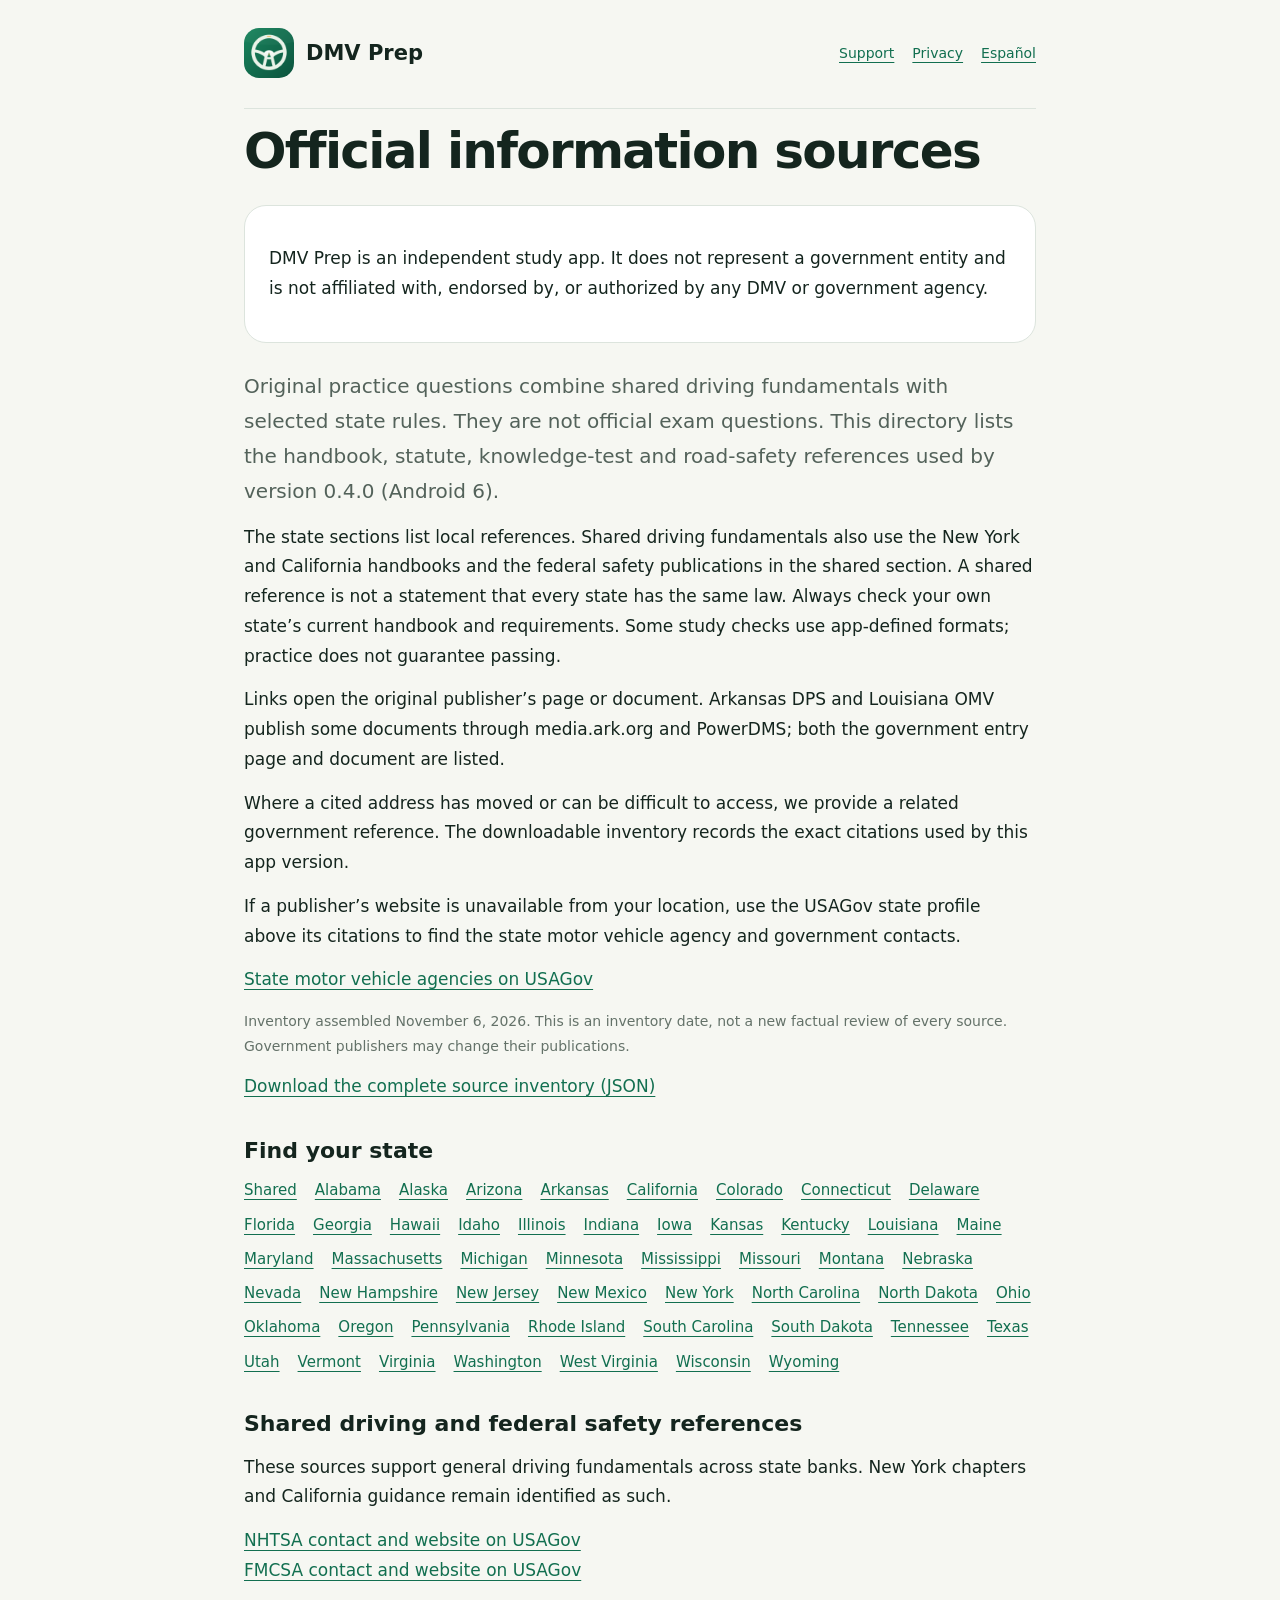
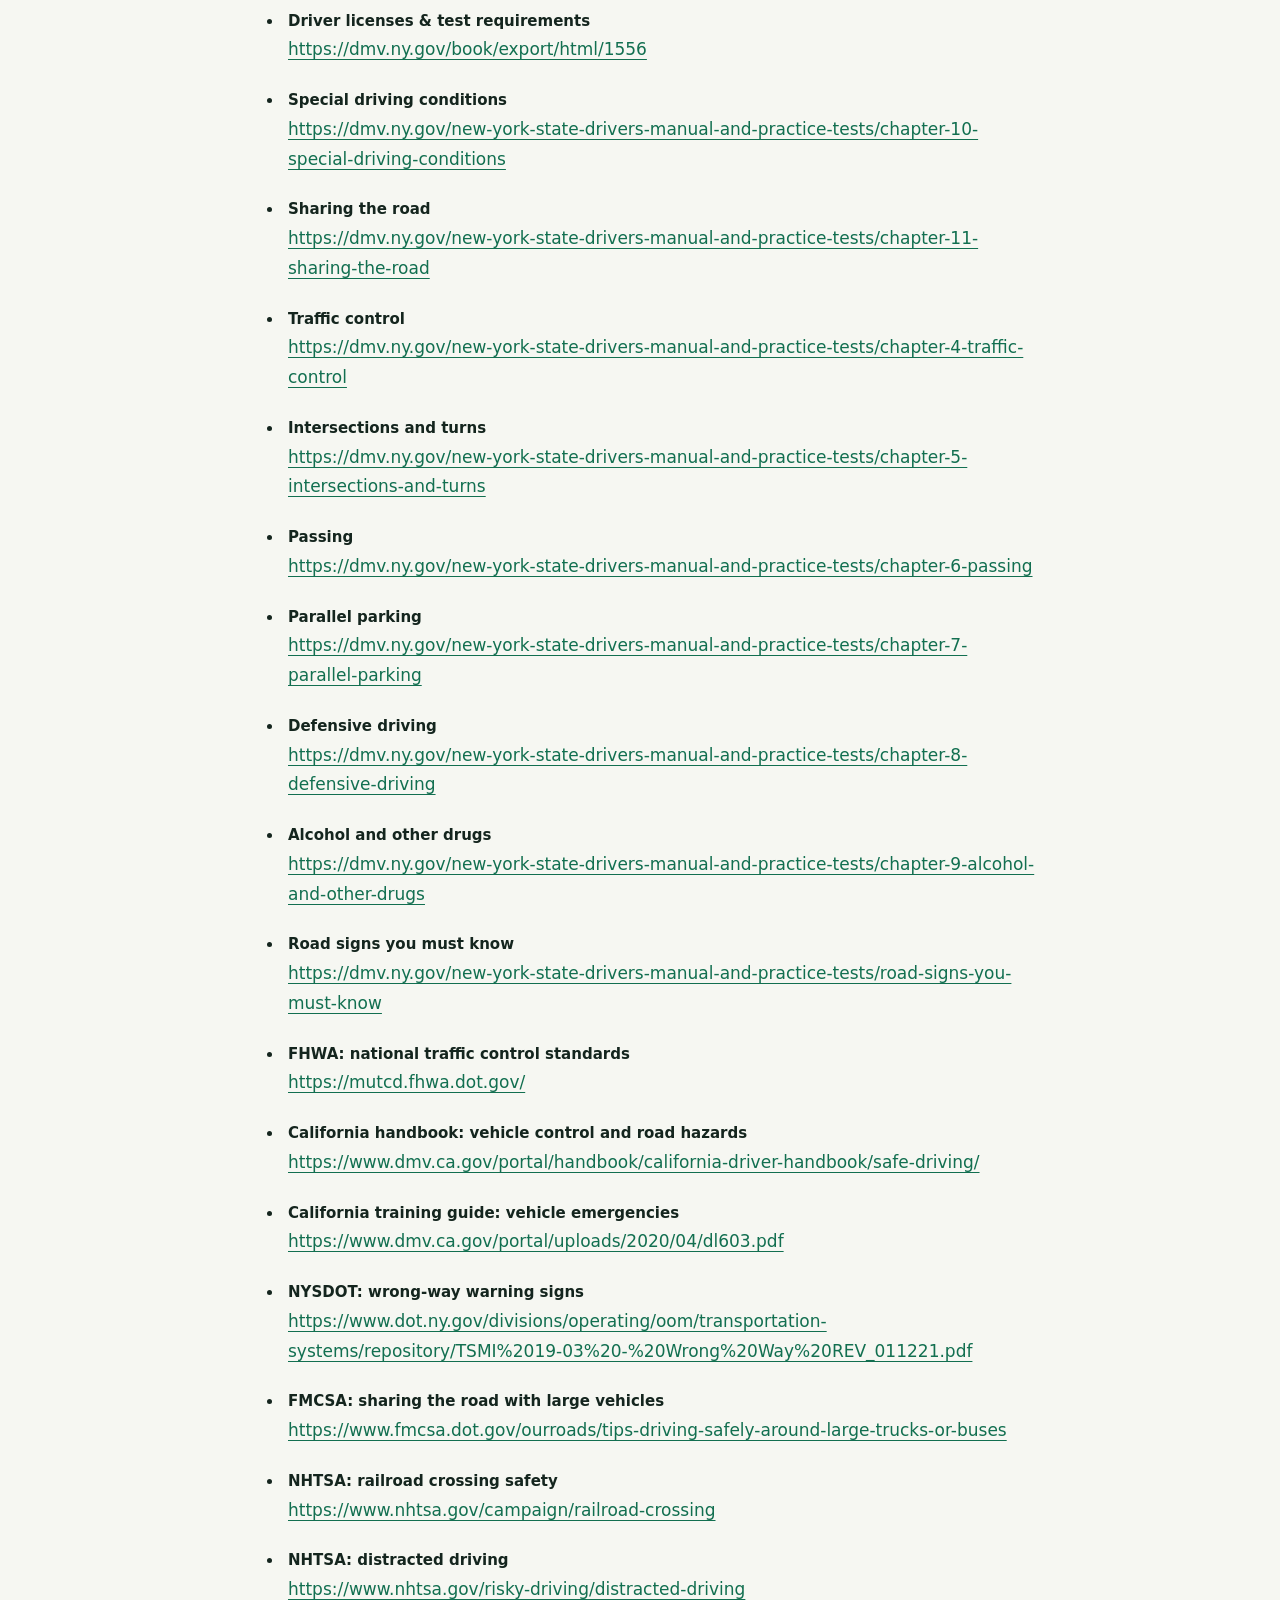
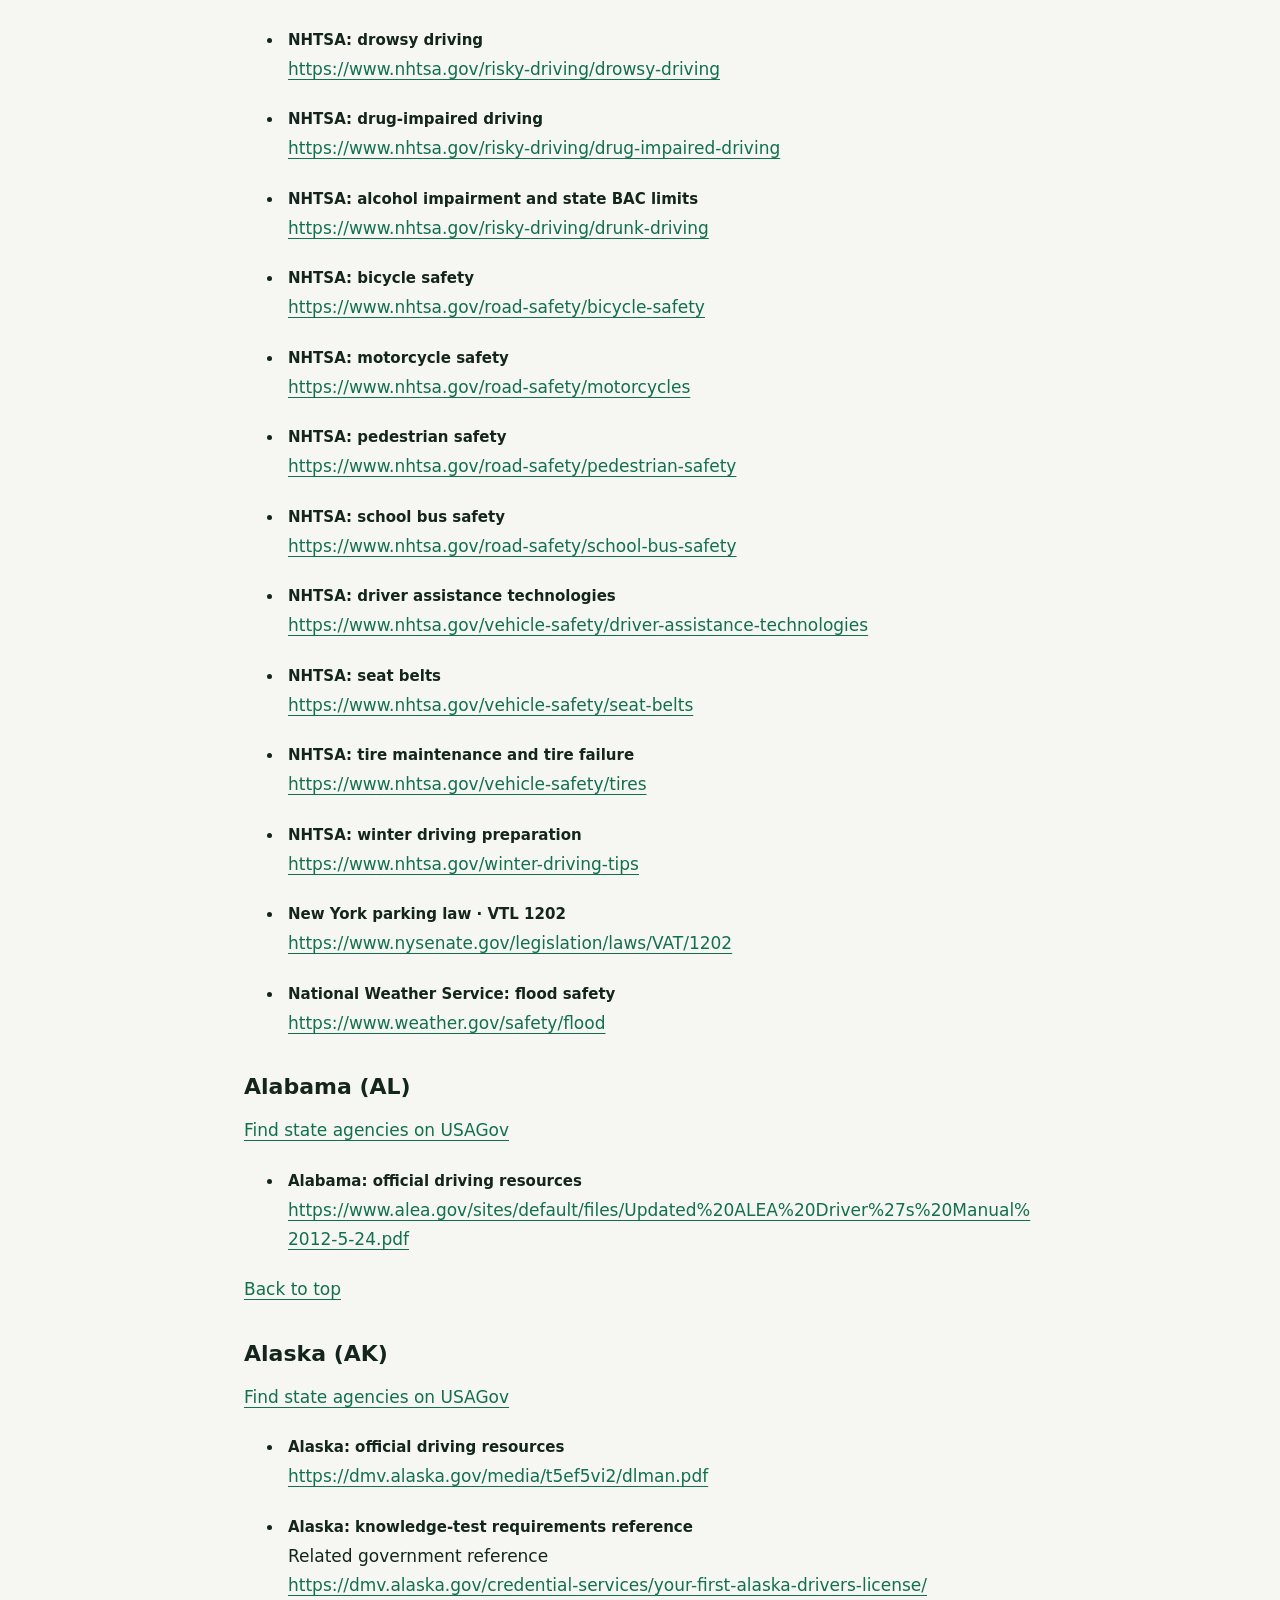
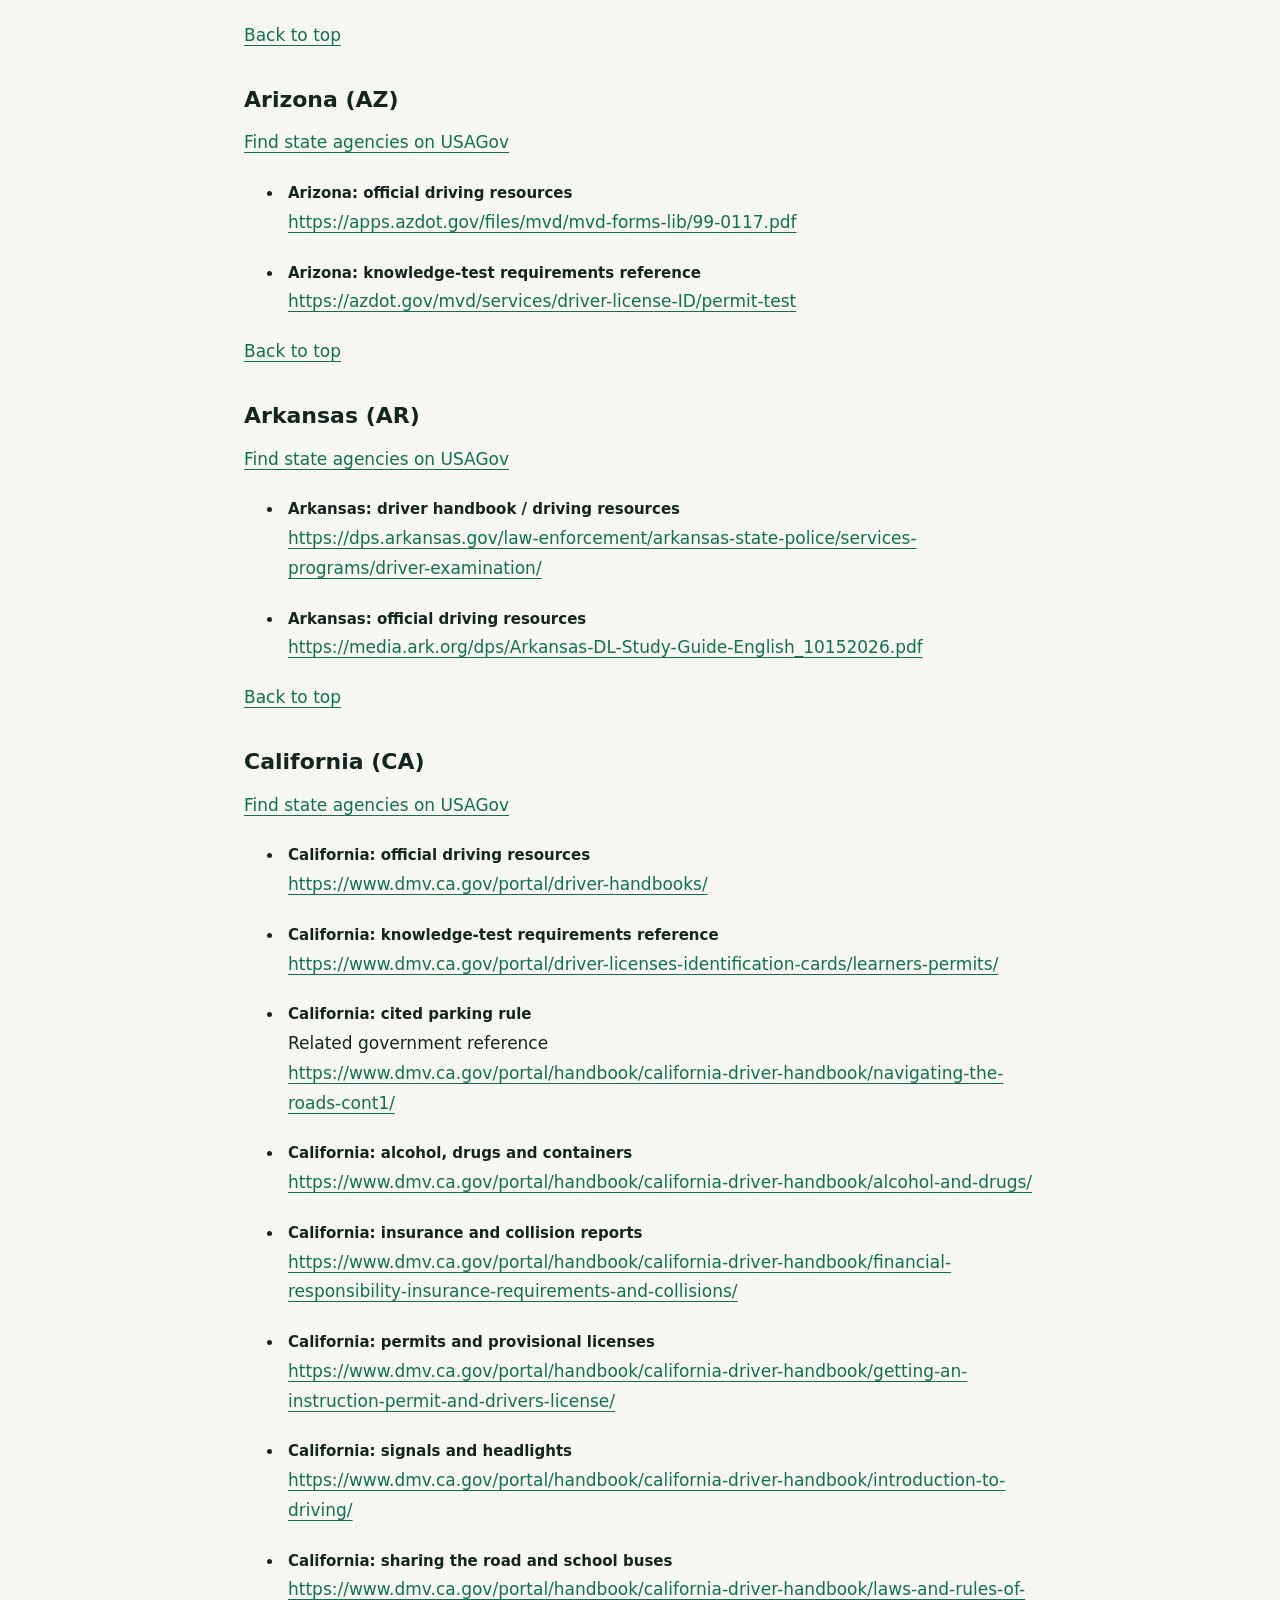
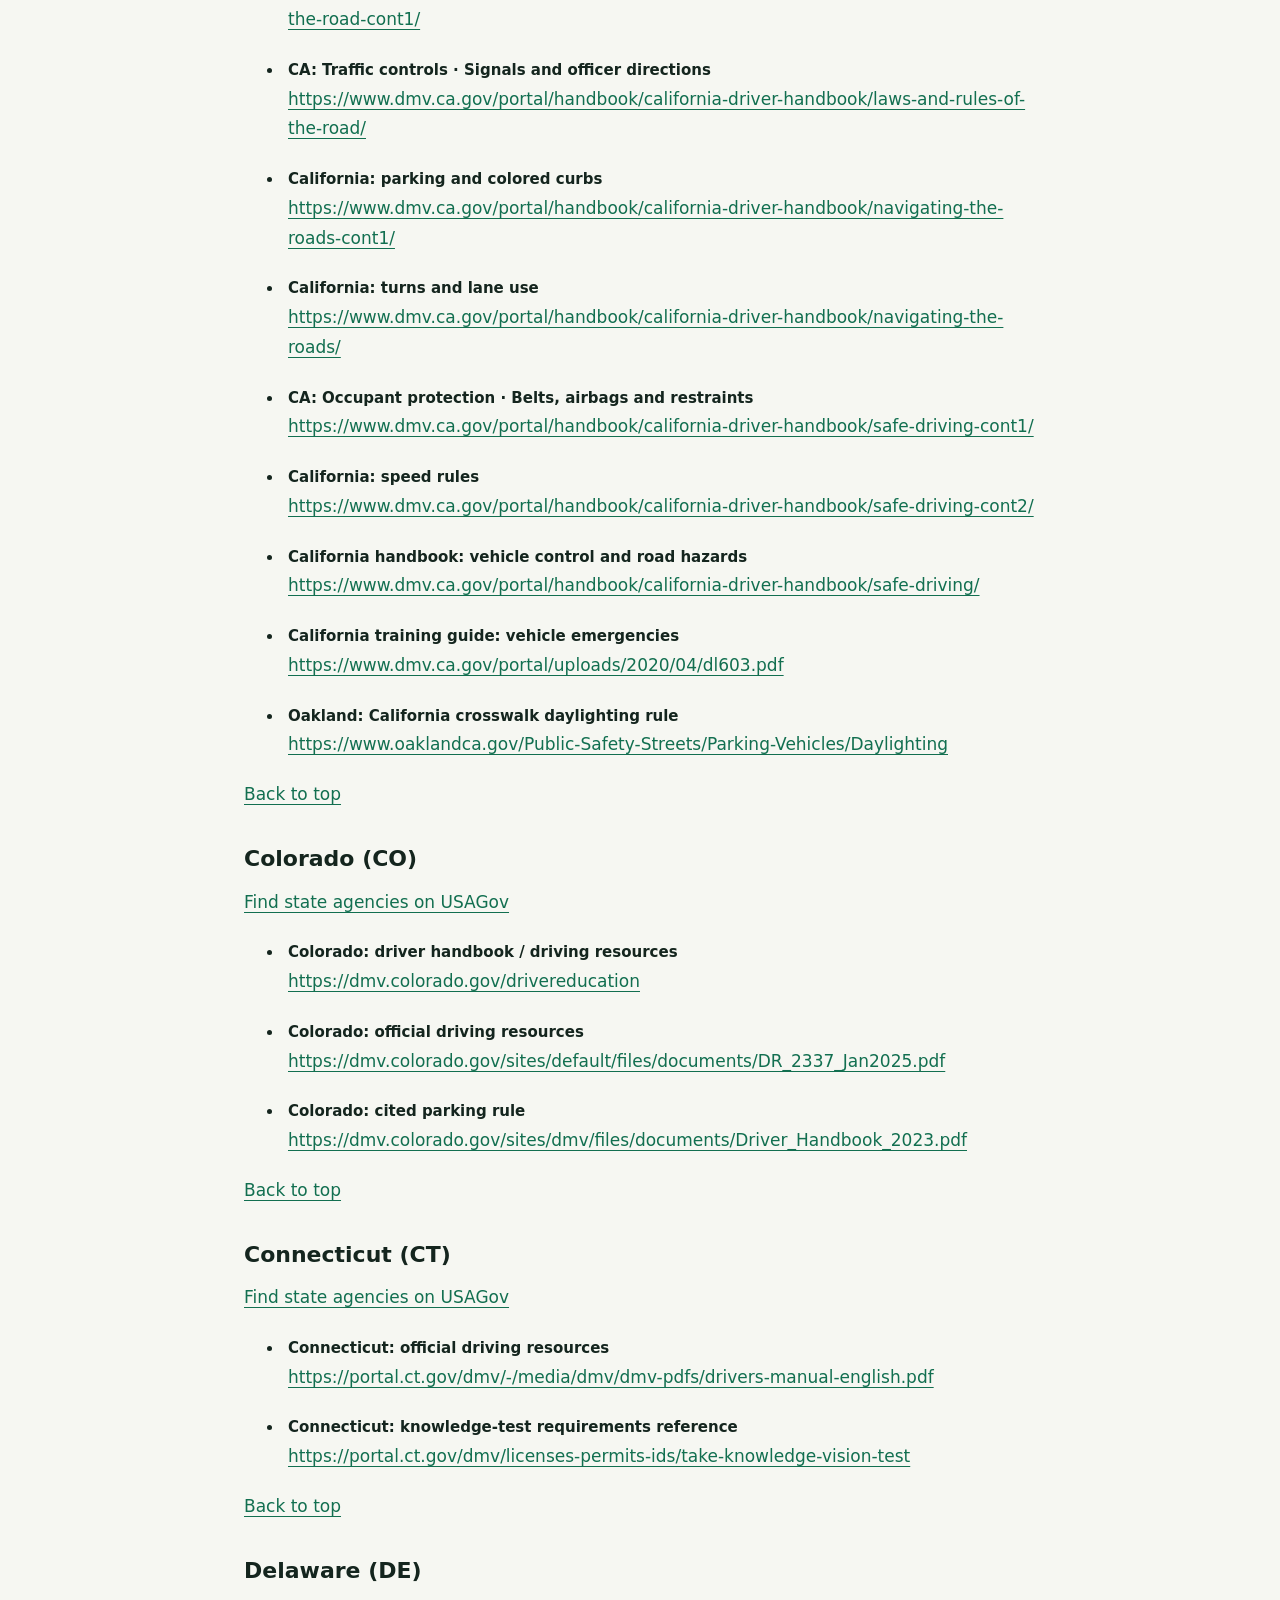
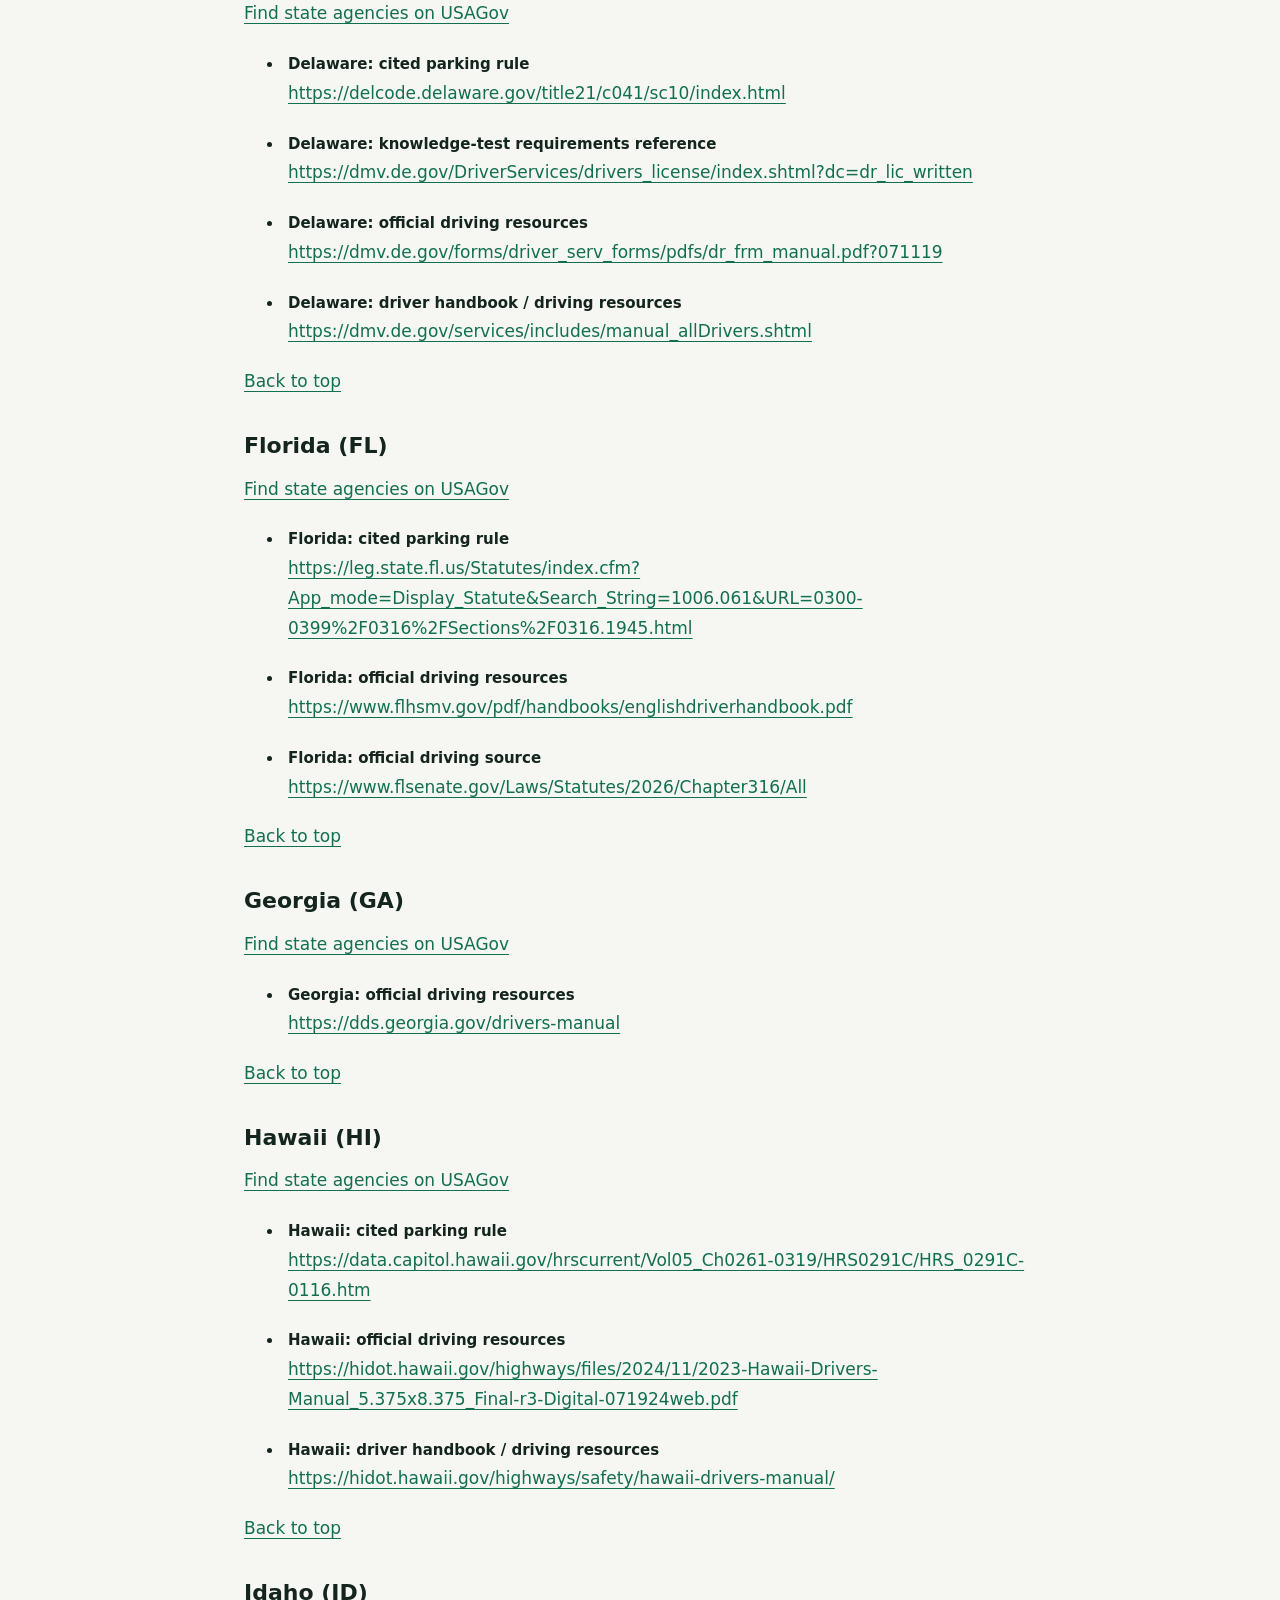
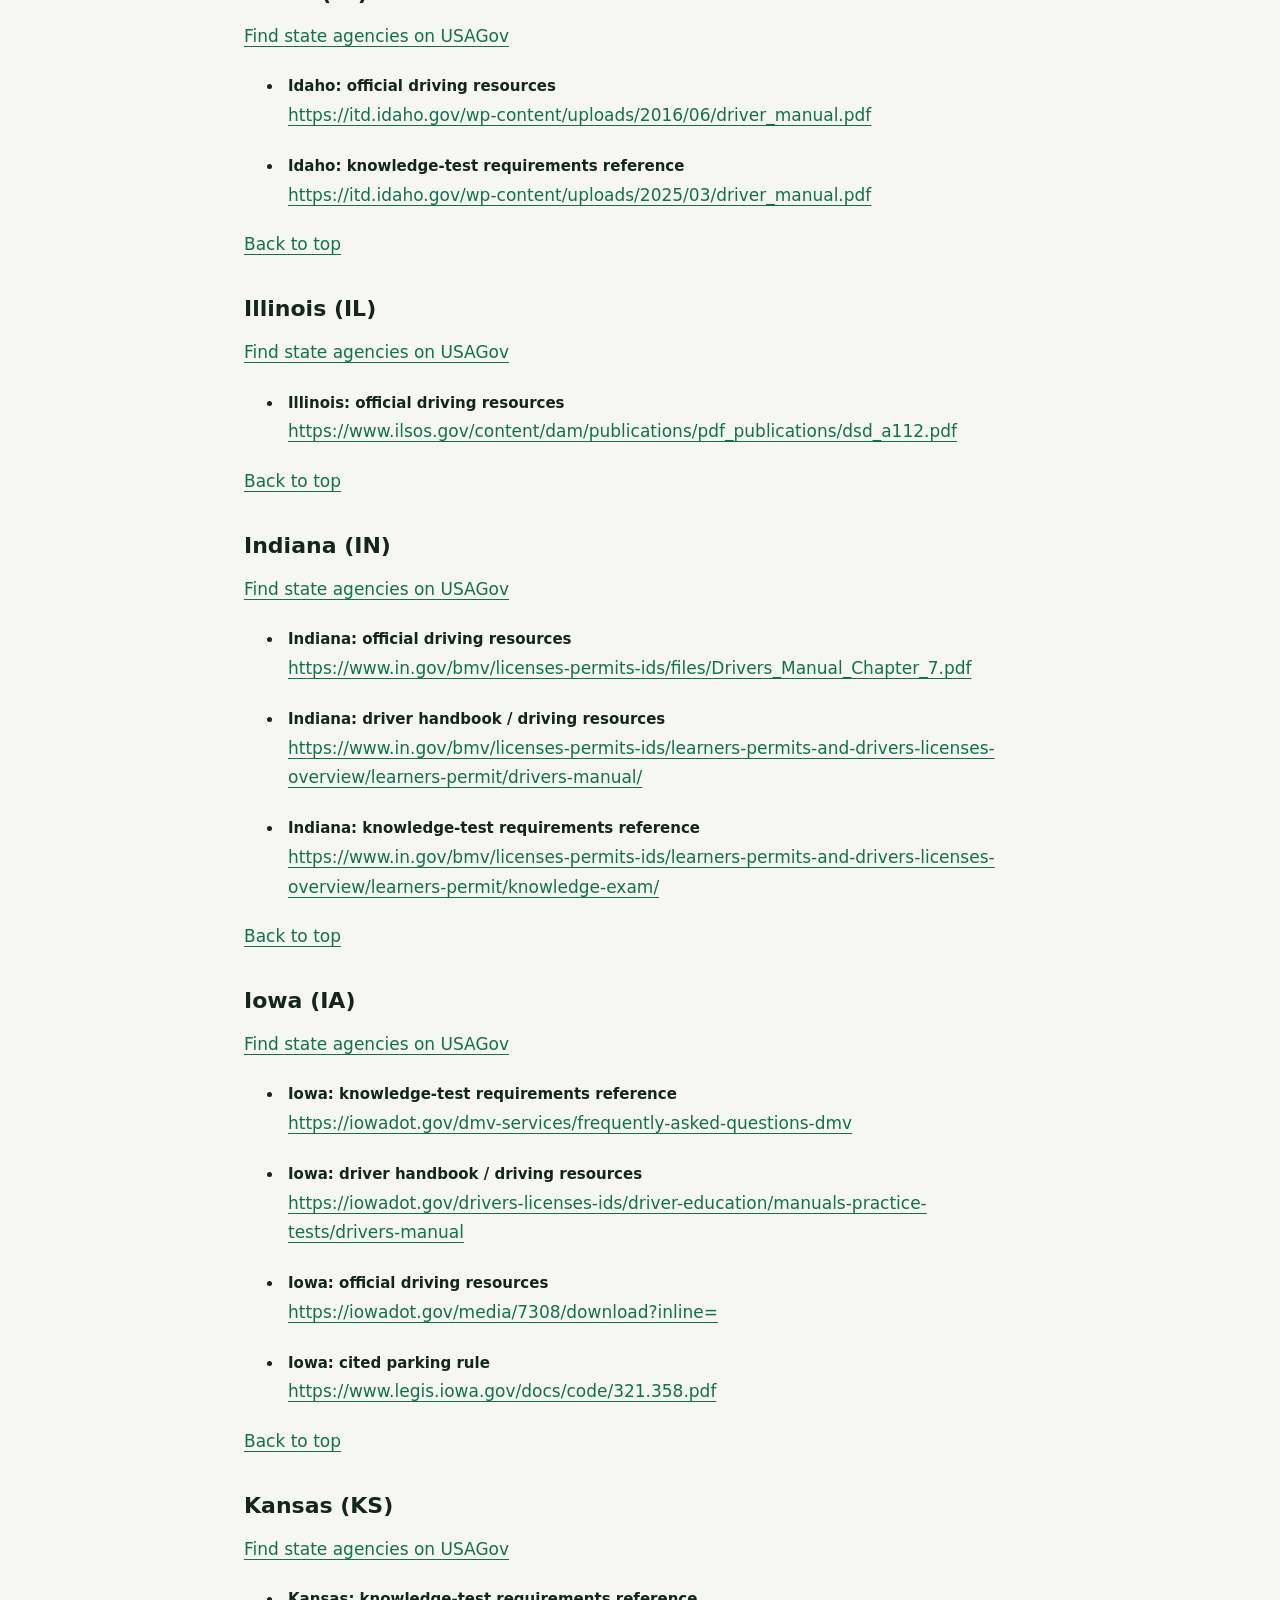
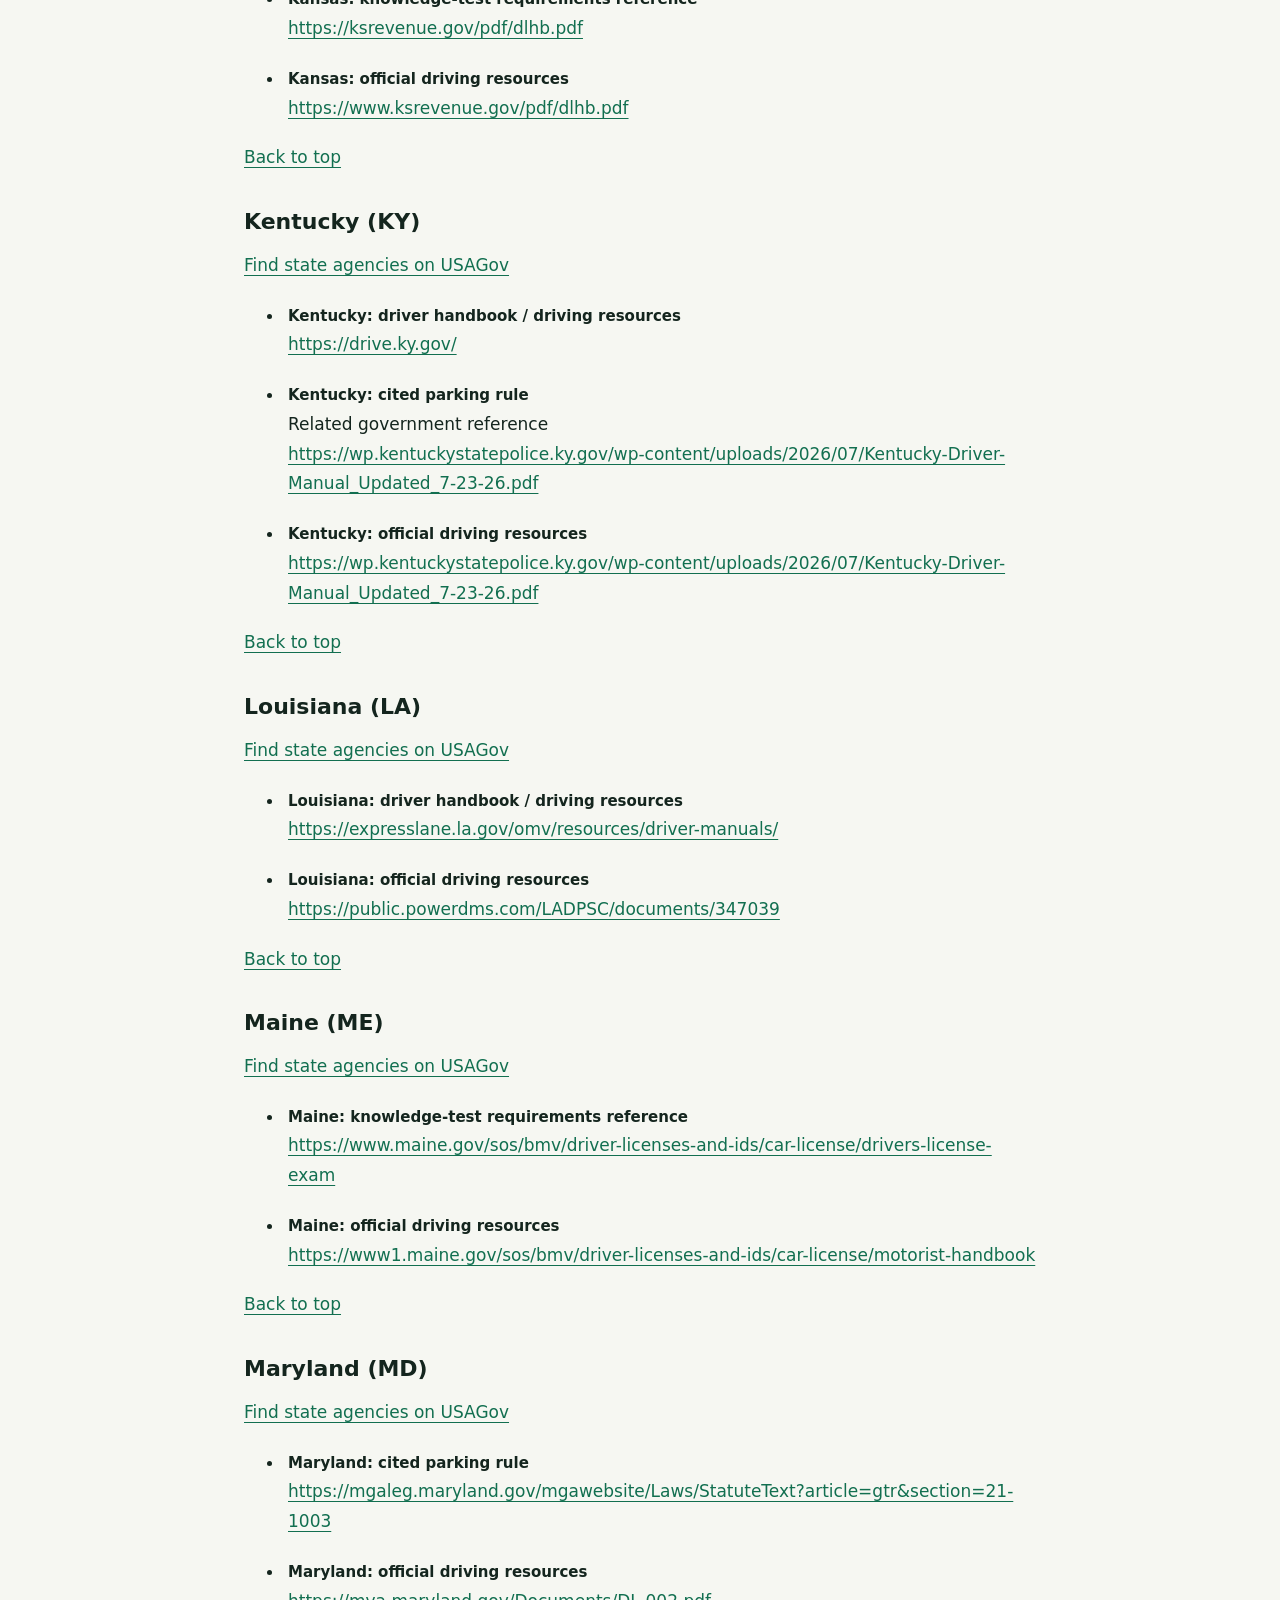
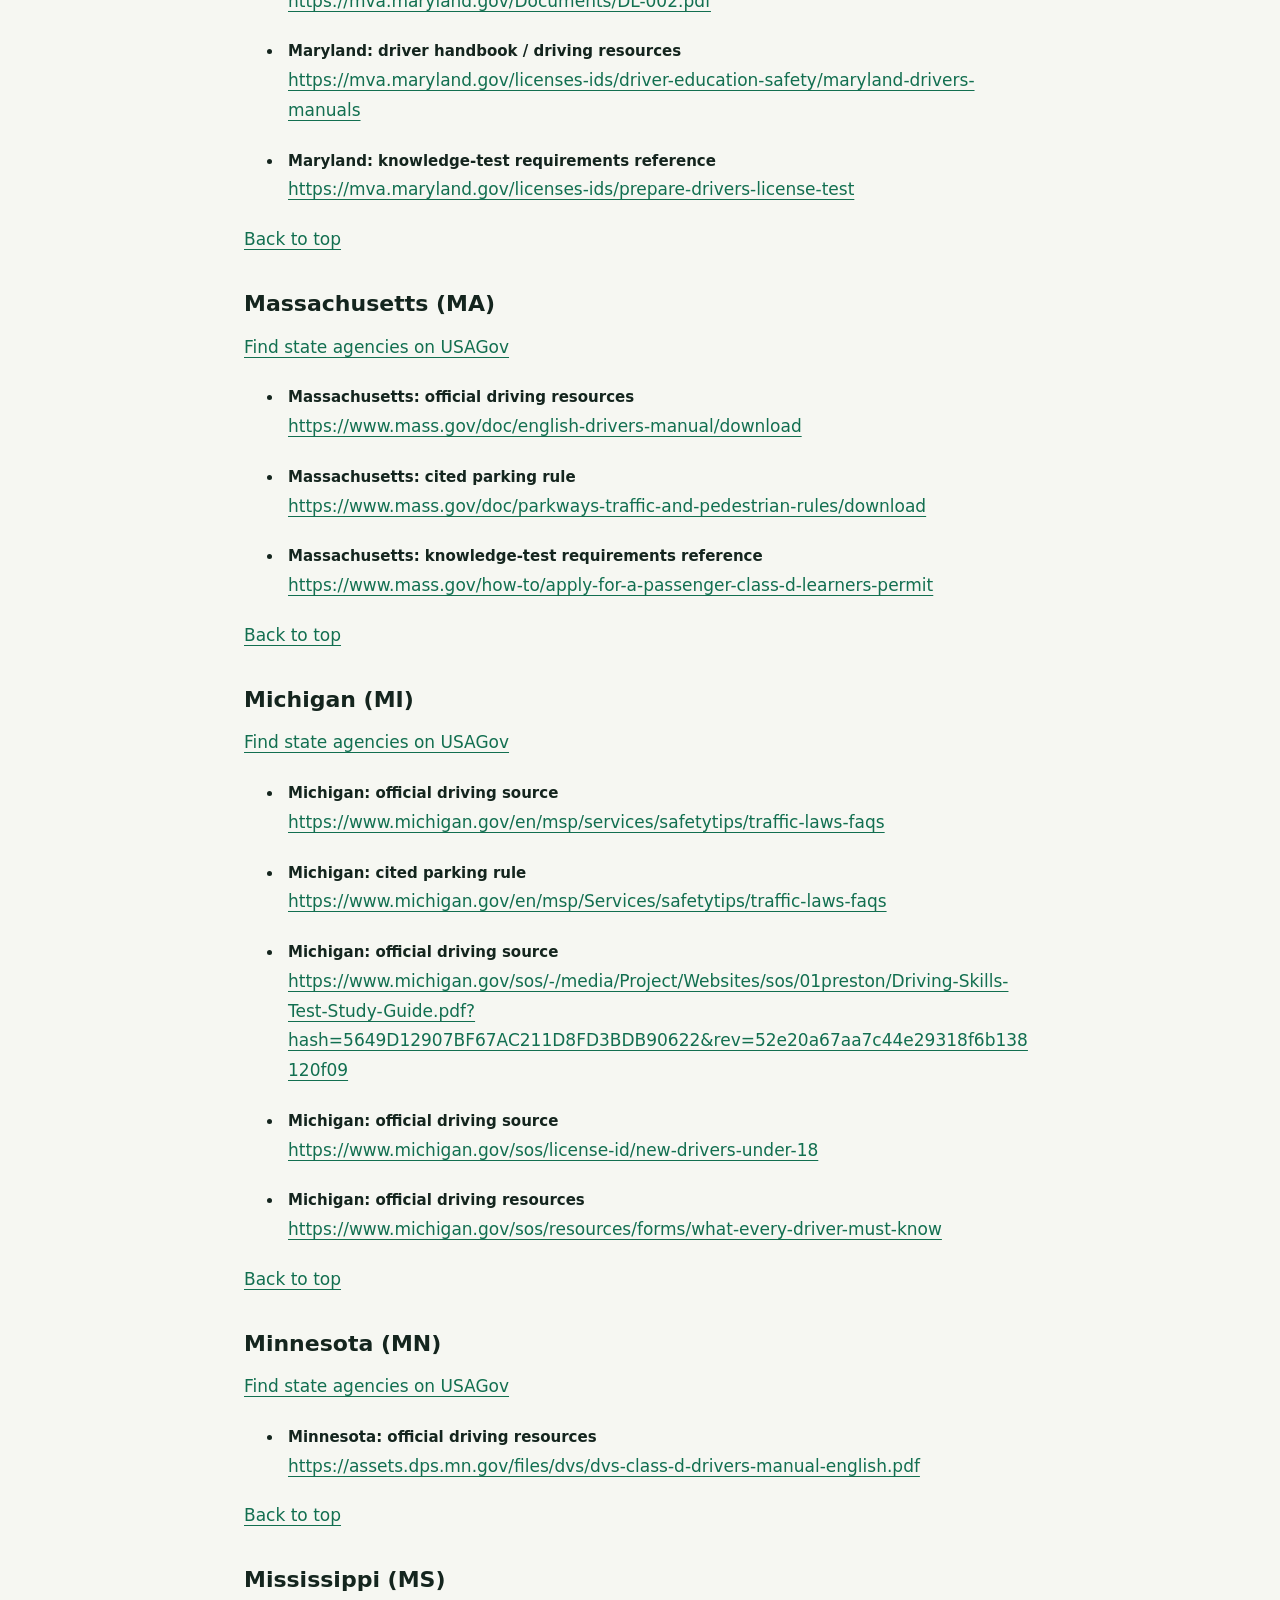
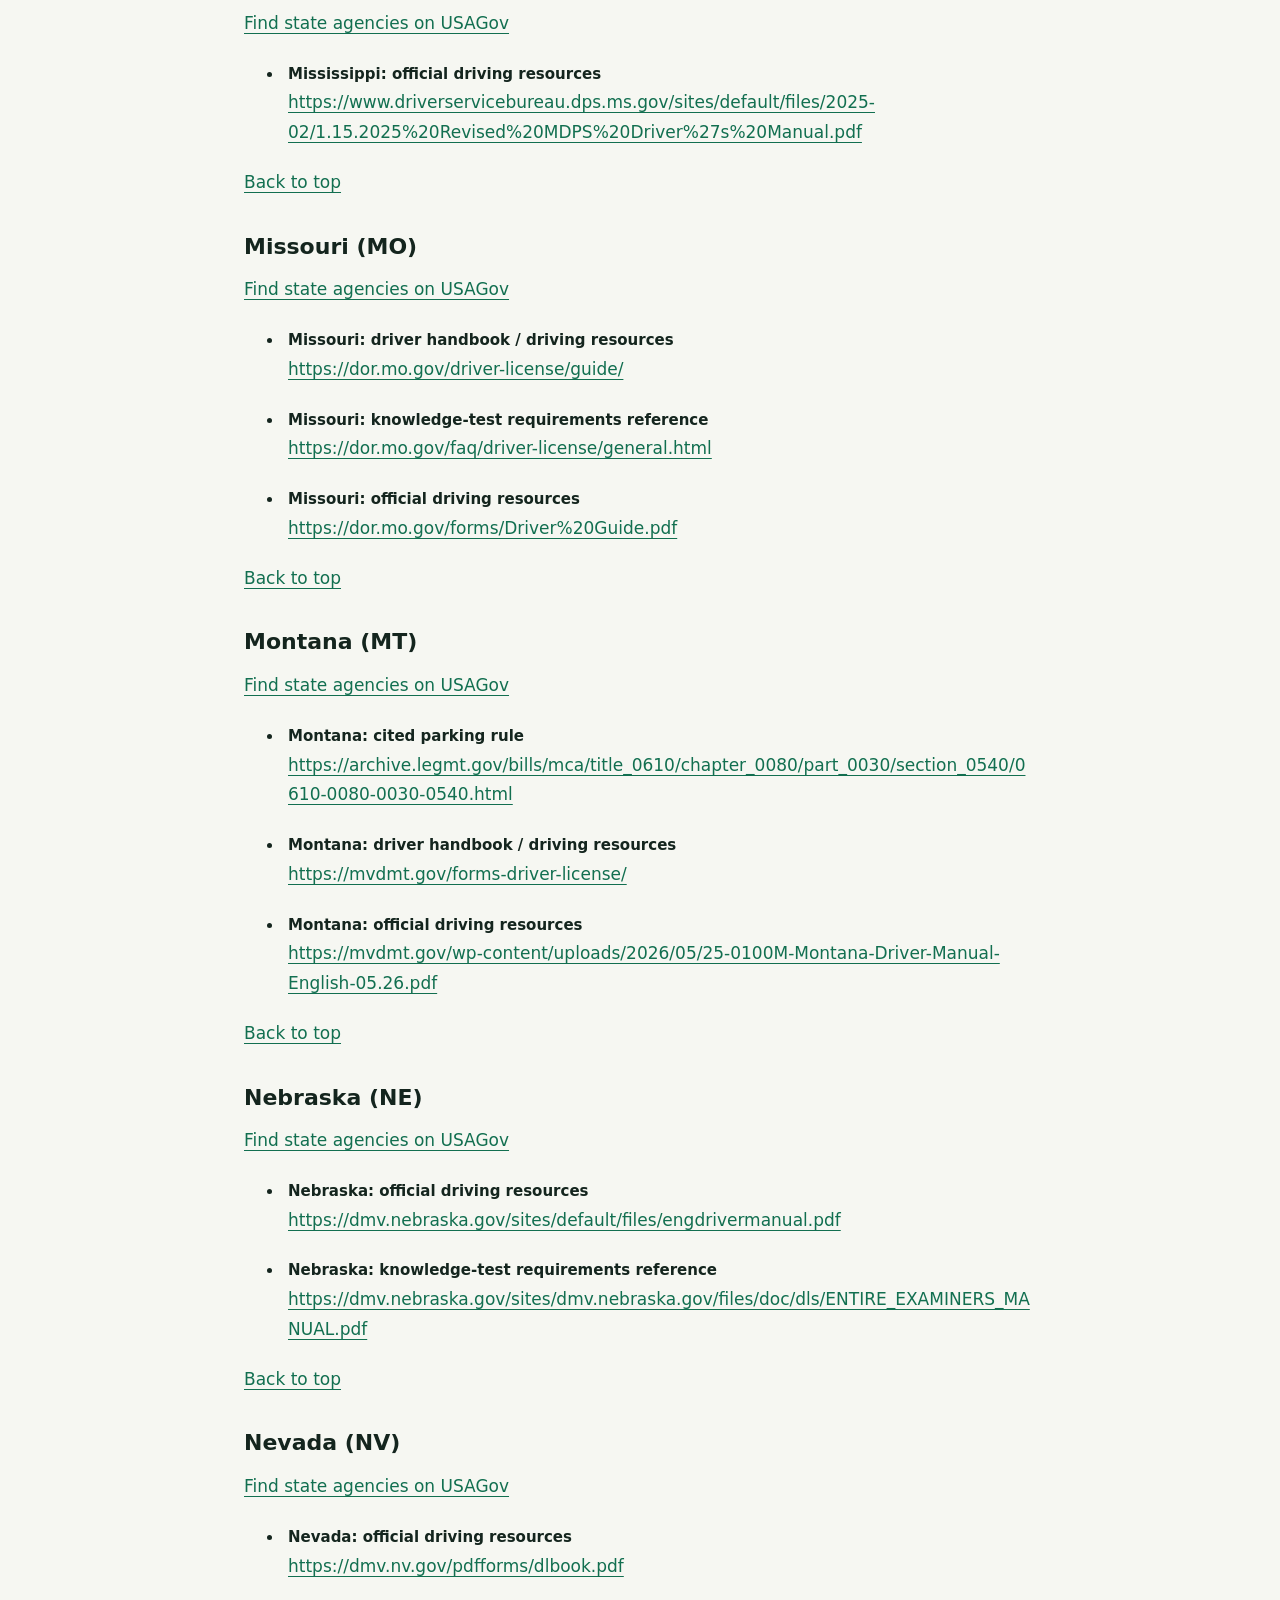
<file: sources.html>
<!doctype html>
<html lang="en"><head><meta charset="utf-8"><meta name="viewport" content="width=device-width,initial-scale=1"><meta name="description" content="Official information sources · DMV Prep"><title>Official information sources · DMV Prep</title><link rel="icon" href="icon.png"><link rel="stylesheet" href="styles.css"></head>
<body><a class="skip" href="#main">Find your state</a><div class="wrap"><header><a class="brand" href="index.html"><img src="icon.png" width="50" height="50" alt="">DMV Prep</a><nav aria-label="Navigation"><a href="support.html">Support</a><a href="privacy.html">Privacy</a><a href="sources-es.html" lang="es">Español</a></nav></header>
<main id="main"><h1>Official information sources</h1><div class="card"><p>DMV Prep is an independent study app. It does not represent a government entity and is not affiliated with, endorsed by, or authorized by any DMV or government agency.</p></div><p class="lead">Original practice questions combine shared driving fundamentals with selected state rules. They are not official exam questions. This directory lists the handbook, statute, knowledge-test and road-safety references used by version 0.4.0 (Android 6).</p><p>The state sections list local references. Shared driving fundamentals also use the New York and California handbooks and the federal safety publications in the shared section. A shared reference is not a statement that every state has the same law. Always check your own state’s current handbook and requirements. Some study checks use app-defined formats; practice does not guarantee passing.</p><p>Links open the original publisher’s page or document. Arkansas DPS and Louisiana OMV publish some documents through media.ark.org and PowerDMS; both the government entry page and document are listed.</p><p>Where a cited address has moved or can be difficult to access, we provide a related government reference. The downloadable inventory records the exact citations used by this app version.</p><p>If a publisher’s website is unavailable from your location, use the USAGov state profile above its citations to find the state motor vehicle agency and government contacts.</p><p><a href="https://www.usa.gov/state-motor-vehicle-services">State motor vehicle agencies on USAGov</a></p><p class="meta">Inventory assembled November 6, 2026. This is an inventory date, not a new factual review of every source. Government publishers may change their publications.</p><p><a href="sources.json">Download the complete source inventory (JSON)</a></p><h2>Find your state</h2><nav class="state-index" aria-label="Find your state"><a href="#shared">Shared</a><a href="#AL">Alabama</a><a href="#AK">Alaska</a><a href="#AZ">Arizona</a><a href="#AR">Arkansas</a><a href="#CA">California</a><a href="#CO">Colorado</a><a href="#CT">Connecticut</a><a href="#DE">Delaware</a><a href="#FL">Florida</a><a href="#GA">Georgia</a><a href="#HI">Hawaii</a><a href="#ID">Idaho</a><a href="#IL">Illinois</a><a href="#IN">Indiana</a><a href="#IA">Iowa</a><a href="#KS">Kansas</a><a href="#KY">Kentucky</a><a href="#LA">Louisiana</a><a href="#ME">Maine</a><a href="#MD">Maryland</a><a href="#MA">Massachusetts</a><a href="#MI">Michigan</a><a href="#MN">Minnesota</a><a href="#MS">Mississippi</a><a href="#MO">Missouri</a><a href="#MT">Montana</a><a href="#NE">Nebraska</a><a href="#NV">Nevada</a><a href="#NH">New Hampshire</a><a href="#NJ">New Jersey</a><a href="#NM">New Mexico</a><a href="#NY">New York</a><a href="#NC">North Carolina</a><a href="#ND">North Dakota</a><a href="#OH">Ohio</a><a href="#OK">Oklahoma</a><a href="#OR">Oregon</a><a href="#PA">Pennsylvania</a><a href="#RI">Rhode Island</a><a href="#SC">South Carolina</a><a href="#SD">South Dakota</a><a href="#TN">Tennessee</a><a href="#TX">Texas</a><a href="#UT">Utah</a><a href="#VT">Vermont</a><a href="#VA">Virginia</a><a href="#WA">Washington</a><a href="#WV">West Virginia</a><a href="#WI">Wisconsin</a><a href="#WY">Wyoming</a></nav><section id="shared"><h2>Shared driving and federal safety references</h2><p>These sources support general driving fundamentals across state banks. New York chapters and California guidance remain identified as such.</p><p><a href="https://www.usa.gov/agencies/national-highway-traffic-safety-administration">NHTSA contact and website on USAGov</a><br><a href="https://www.usa.gov/agencies/federal-motor-carrier-safety-administration">FMCSA contact and website on USAGov</a></p><ul class="source-list"><li><strong>Driver licenses &amp; test requirements</strong><br><a href="https://dmv.ny.gov/book/export/html/1556">https://dmv.ny.gov/book/export/html/1556</a></li><li><strong>Special driving conditions</strong><br><a href="https://dmv.ny.gov/new-york-state-drivers-manual-and-practice-tests/chapter-10-special-driving-conditions">https://dmv.ny.gov/new-york-state-drivers-manual-and-practice-tests/chapter-10-special-driving-conditions</a></li><li><strong>Sharing the road</strong><br><a href="https://dmv.ny.gov/new-york-state-drivers-manual-and-practice-tests/chapter-11-sharing-the-road">https://dmv.ny.gov/new-york-state-drivers-manual-and-practice-tests/chapter-11-sharing-the-road</a></li><li><strong>Traffic control</strong><br><a href="https://dmv.ny.gov/new-york-state-drivers-manual-and-practice-tests/chapter-4-traffic-control">https://dmv.ny.gov/new-york-state-drivers-manual-and-practice-tests/chapter-4-traffic-control</a></li><li><strong>Intersections and turns</strong><br><a href="https://dmv.ny.gov/new-york-state-drivers-manual-and-practice-tests/chapter-5-intersections-and-turns">https://dmv.ny.gov/new-york-state-drivers-manual-and-practice-tests/chapter-5-intersections-and-turns</a></li><li><strong>Passing</strong><br><a href="https://dmv.ny.gov/new-york-state-drivers-manual-and-practice-tests/chapter-6-passing">https://dmv.ny.gov/new-york-state-drivers-manual-and-practice-tests/chapter-6-passing</a></li><li><strong>Parallel parking</strong><br><a href="https://dmv.ny.gov/new-york-state-drivers-manual-and-practice-tests/chapter-7-parallel-parking">https://dmv.ny.gov/new-york-state-drivers-manual-and-practice-tests/chapter-7-parallel-parking</a></li><li><strong>Defensive driving</strong><br><a href="https://dmv.ny.gov/new-york-state-drivers-manual-and-practice-tests/chapter-8-defensive-driving">https://dmv.ny.gov/new-york-state-drivers-manual-and-practice-tests/chapter-8-defensive-driving</a></li><li><strong>Alcohol and other drugs</strong><br><a href="https://dmv.ny.gov/new-york-state-drivers-manual-and-practice-tests/chapter-9-alcohol-and-other-drugs">https://dmv.ny.gov/new-york-state-drivers-manual-and-practice-tests/chapter-9-alcohol-and-other-drugs</a></li><li><strong>Road signs you must know</strong><br><a href="https://dmv.ny.gov/new-york-state-drivers-manual-and-practice-tests/road-signs-you-must-know">https://dmv.ny.gov/new-york-state-drivers-manual-and-practice-tests/road-signs-you-must-know</a></li><li><strong>FHWA: national traffic control standards</strong><br><a href="https://mutcd.fhwa.dot.gov/">https://mutcd.fhwa.dot.gov/</a></li><li><strong>California handbook: vehicle control and road hazards</strong><br><a href="https://www.dmv.ca.gov/portal/handbook/california-driver-handbook/safe-driving/">https://www.dmv.ca.gov/portal/handbook/california-driver-handbook/safe-driving/</a></li><li><strong>California training guide: vehicle emergencies</strong><br><a href="https://www.dmv.ca.gov/portal/uploads/2020/04/dl603.pdf">https://www.dmv.ca.gov/portal/uploads/2020/04/dl603.pdf</a></li><li><strong>NYSDOT: wrong-way warning signs</strong><br><a href="https://www.dot.ny.gov/divisions/operating/oom/transportation-systems/repository/TSMI%2019-03%20-%20Wrong%20Way%20REV_011221.pdf">https://www.dot.ny.gov/divisions/operating/oom/transportation-systems/repository/TSMI%2019-03%20-%20Wrong%20Way%20REV_011221.pdf</a></li><li><strong>FMCSA: sharing the road with large vehicles</strong><br><a href="https://www.fmcsa.dot.gov/ourroads/tips-driving-safely-around-large-trucks-or-buses">https://www.fmcsa.dot.gov/ourroads/tips-driving-safely-around-large-trucks-or-buses</a></li><li><strong>NHTSA: railroad crossing safety</strong><br><a href="https://www.nhtsa.gov/campaign/railroad-crossing">https://www.nhtsa.gov/campaign/railroad-crossing</a></li><li><strong>NHTSA: distracted driving</strong><br><a href="https://www.nhtsa.gov/risky-driving/distracted-driving">https://www.nhtsa.gov/risky-driving/distracted-driving</a></li><li><strong>NHTSA: drowsy driving</strong><br><a href="https://www.nhtsa.gov/risky-driving/drowsy-driving">https://www.nhtsa.gov/risky-driving/drowsy-driving</a></li><li><strong>NHTSA: drug-impaired driving</strong><br><a href="https://www.nhtsa.gov/risky-driving/drug-impaired-driving">https://www.nhtsa.gov/risky-driving/drug-impaired-driving</a></li><li><strong>NHTSA: alcohol impairment and state BAC limits</strong><br><a href="https://www.nhtsa.gov/risky-driving/drunk-driving">https://www.nhtsa.gov/risky-driving/drunk-driving</a></li><li><strong>NHTSA: bicycle safety</strong><br><a href="https://www.nhtsa.gov/road-safety/bicycle-safety">https://www.nhtsa.gov/road-safety/bicycle-safety</a></li><li><strong>NHTSA: motorcycle safety</strong><br><a href="https://www.nhtsa.gov/road-safety/motorcycles">https://www.nhtsa.gov/road-safety/motorcycles</a></li><li><strong>NHTSA: pedestrian safety</strong><br><a href="https://www.nhtsa.gov/road-safety/pedestrian-safety">https://www.nhtsa.gov/road-safety/pedestrian-safety</a></li><li><strong>NHTSA: school bus safety</strong><br><a href="https://www.nhtsa.gov/road-safety/school-bus-safety">https://www.nhtsa.gov/road-safety/school-bus-safety</a></li><li><strong>NHTSA: driver assistance technologies</strong><br><a href="https://www.nhtsa.gov/vehicle-safety/driver-assistance-technologies">https://www.nhtsa.gov/vehicle-safety/driver-assistance-technologies</a></li><li><strong>NHTSA: seat belts</strong><br><a href="https://www.nhtsa.gov/vehicle-safety/seat-belts">https://www.nhtsa.gov/vehicle-safety/seat-belts</a></li><li><strong>NHTSA: tire maintenance and tire failure</strong><br><a href="https://www.nhtsa.gov/vehicle-safety/tires">https://www.nhtsa.gov/vehicle-safety/tires</a></li><li><strong>NHTSA: winter driving preparation</strong><br><a href="https://www.nhtsa.gov/winter-driving-tips">https://www.nhtsa.gov/winter-driving-tips</a></li><li><strong>New York parking law · VTL 1202</strong><br><a href="https://www.nysenate.gov/legislation/laws/VAT/1202">https://www.nysenate.gov/legislation/laws/VAT/1202</a></li><li><strong>National Weather Service: flood safety</strong><br><a href="https://www.weather.gov/safety/flood">https://www.weather.gov/safety/flood</a></li></ul></section><section id="AL"><h2>Alabama (AL)</h2><p><a href="https://www.usa.gov/states/alabama">Find state agencies on USAGov</a></p><ul class="source-list"><li><strong>Alabama: official driving resources</strong><br><a href="https://www.alea.gov/sites/default/files/Updated%20ALEA%20Driver%27s%20Manual%2012-5-24.pdf">https://www.alea.gov/sites/default/files/Updated%20ALEA%20Driver%27s%20Manual%2012-5-24.pdf</a></li></ul><p><a href="#main">Back to top</a></p></section><section id="AK"><h2>Alaska (AK)</h2><p><a href="https://www.usa.gov/states/alaska">Find state agencies on USAGov</a></p><ul class="source-list"><li><strong>Alaska: official driving resources</strong><br><a href="https://dmv.alaska.gov/media/t5ef5vi2/dlman.pdf">https://dmv.alaska.gov/media/t5ef5vi2/dlman.pdf</a></li><li><strong>Alaska: knowledge-test requirements reference</strong><br>Related government reference<br><a href="https://dmv.alaska.gov/credential-services/your-first-alaska-drivers-license/">https://dmv.alaska.gov/credential-services/your-first-alaska-drivers-license/</a></li></ul><p><a href="#main">Back to top</a></p></section><section id="AZ"><h2>Arizona (AZ)</h2><p><a href="https://www.usa.gov/states/arizona">Find state agencies on USAGov</a></p><ul class="source-list"><li><strong>Arizona: official driving resources</strong><br><a href="https://apps.azdot.gov/files/mvd/mvd-forms-lib/99-0117.pdf">https://apps.azdot.gov/files/mvd/mvd-forms-lib/99-0117.pdf</a></li><li><strong>Arizona: knowledge-test requirements reference</strong><br><a href="https://azdot.gov/mvd/services/driver-license-ID/permit-test">https://azdot.gov/mvd/services/driver-license-ID/permit-test</a></li></ul><p><a href="#main">Back to top</a></p></section><section id="AR"><h2>Arkansas (AR)</h2><p><a href="https://www.usa.gov/states/arkansas">Find state agencies on USAGov</a></p><ul class="source-list"><li><strong>Arkansas: driver handbook / driving resources</strong><br><a href="https://dps.arkansas.gov/law-enforcement/arkansas-state-police/services-programs/driver-examination/">https://dps.arkansas.gov/law-enforcement/arkansas-state-police/services-programs/driver-examination/</a></li><li><strong>Arkansas: official driving resources</strong><br><a href="https://media.ark.org/dps/Arkansas-DL-Study-Guide-English_10152026.pdf">https://media.ark.org/dps/Arkansas-DL-Study-Guide-English_10152026.pdf</a></li></ul><p><a href="#main">Back to top</a></p></section><section id="CA"><h2>California (CA)</h2><p><a href="https://www.usa.gov/states/california">Find state agencies on USAGov</a></p><ul class="source-list"><li><strong>California: official driving resources</strong><br><a href="https://www.dmv.ca.gov/portal/driver-handbooks/">https://www.dmv.ca.gov/portal/driver-handbooks/</a></li><li><strong>California: knowledge-test requirements reference</strong><br><a href="https://www.dmv.ca.gov/portal/driver-licenses-identification-cards/learners-permits/">https://www.dmv.ca.gov/portal/driver-licenses-identification-cards/learners-permits/</a></li><li><strong>California: cited parking rule</strong><br>Related government reference<br><a href="https://www.dmv.ca.gov/portal/handbook/california-driver-handbook/navigating-the-roads-cont1/">https://www.dmv.ca.gov/portal/handbook/california-driver-handbook/navigating-the-roads-cont1/</a></li><li><strong>California: alcohol, drugs and containers</strong><br><a href="https://www.dmv.ca.gov/portal/handbook/california-driver-handbook/alcohol-and-drugs/">https://www.dmv.ca.gov/portal/handbook/california-driver-handbook/alcohol-and-drugs/</a></li><li><strong>California: insurance and collision reports</strong><br><a href="https://www.dmv.ca.gov/portal/handbook/california-driver-handbook/financial-responsibility-insurance-requirements-and-collisions/">https://www.dmv.ca.gov/portal/handbook/california-driver-handbook/financial-responsibility-insurance-requirements-and-collisions/</a></li><li><strong>California: permits and provisional licenses</strong><br><a href="https://www.dmv.ca.gov/portal/handbook/california-driver-handbook/getting-an-instruction-permit-and-drivers-license/">https://www.dmv.ca.gov/portal/handbook/california-driver-handbook/getting-an-instruction-permit-and-drivers-license/</a></li><li><strong>California: signals and headlights</strong><br><a href="https://www.dmv.ca.gov/portal/handbook/california-driver-handbook/introduction-to-driving/">https://www.dmv.ca.gov/portal/handbook/california-driver-handbook/introduction-to-driving/</a></li><li><strong>California: sharing the road and school buses</strong><br><a href="https://www.dmv.ca.gov/portal/handbook/california-driver-handbook/laws-and-rules-of-the-road-cont1/">https://www.dmv.ca.gov/portal/handbook/california-driver-handbook/laws-and-rules-of-the-road-cont1/</a></li><li><strong>CA: Traffic controls · Signals and officer directions</strong><br><a href="https://www.dmv.ca.gov/portal/handbook/california-driver-handbook/laws-and-rules-of-the-road/">https://www.dmv.ca.gov/portal/handbook/california-driver-handbook/laws-and-rules-of-the-road/</a></li><li><strong>California: parking and colored curbs</strong><br><a href="https://www.dmv.ca.gov/portal/handbook/california-driver-handbook/navigating-the-roads-cont1/">https://www.dmv.ca.gov/portal/handbook/california-driver-handbook/navigating-the-roads-cont1/</a></li><li><strong>California: turns and lane use</strong><br><a href="https://www.dmv.ca.gov/portal/handbook/california-driver-handbook/navigating-the-roads/">https://www.dmv.ca.gov/portal/handbook/california-driver-handbook/navigating-the-roads/</a></li><li><strong>CA: Occupant protection · Belts, airbags and restraints</strong><br><a href="https://www.dmv.ca.gov/portal/handbook/california-driver-handbook/safe-driving-cont1/">https://www.dmv.ca.gov/portal/handbook/california-driver-handbook/safe-driving-cont1/</a></li><li><strong>California: speed rules</strong><br><a href="https://www.dmv.ca.gov/portal/handbook/california-driver-handbook/safe-driving-cont2/">https://www.dmv.ca.gov/portal/handbook/california-driver-handbook/safe-driving-cont2/</a></li><li><strong>California handbook: vehicle control and road hazards</strong><br><a href="https://www.dmv.ca.gov/portal/handbook/california-driver-handbook/safe-driving/">https://www.dmv.ca.gov/portal/handbook/california-driver-handbook/safe-driving/</a></li><li><strong>California training guide: vehicle emergencies</strong><br><a href="https://www.dmv.ca.gov/portal/uploads/2020/04/dl603.pdf">https://www.dmv.ca.gov/portal/uploads/2020/04/dl603.pdf</a></li><li><strong>Oakland: California crosswalk daylighting rule</strong><br><a href="https://www.oaklandca.gov/Public-Safety-Streets/Parking-Vehicles/Daylighting">https://www.oaklandca.gov/Public-Safety-Streets/Parking-Vehicles/Daylighting</a></li></ul><p><a href="#main">Back to top</a></p></section><section id="CO"><h2>Colorado (CO)</h2><p><a href="https://www.usa.gov/states/colorado">Find state agencies on USAGov</a></p><ul class="source-list"><li><strong>Colorado: driver handbook / driving resources</strong><br><a href="https://dmv.colorado.gov/drivereducation">https://dmv.colorado.gov/drivereducation</a></li><li><strong>Colorado: official driving resources</strong><br><a href="https://dmv.colorado.gov/sites/default/files/documents/DR_2337_Jan2025.pdf">https://dmv.colorado.gov/sites/default/files/documents/DR_2337_Jan2025.pdf</a></li><li><strong>Colorado: cited parking rule</strong><br><a href="https://dmv.colorado.gov/sites/dmv/files/documents/Driver_Handbook_2023.pdf">https://dmv.colorado.gov/sites/dmv/files/documents/Driver_Handbook_2023.pdf</a></li></ul><p><a href="#main">Back to top</a></p></section><section id="CT"><h2>Connecticut (CT)</h2><p><a href="https://www.usa.gov/states/connecticut">Find state agencies on USAGov</a></p><ul class="source-list"><li><strong>Connecticut: official driving resources</strong><br><a href="https://portal.ct.gov/dmv/-/media/dmv/dmv-pdfs/drivers-manual-english.pdf">https://portal.ct.gov/dmv/-/media/dmv/dmv-pdfs/drivers-manual-english.pdf</a></li><li><strong>Connecticut: knowledge-test requirements reference</strong><br><a href="https://portal.ct.gov/dmv/licenses-permits-ids/take-knowledge-vision-test">https://portal.ct.gov/dmv/licenses-permits-ids/take-knowledge-vision-test</a></li></ul><p><a href="#main">Back to top</a></p></section><section id="DE"><h2>Delaware (DE)</h2><p><a href="https://www.usa.gov/states/delaware">Find state agencies on USAGov</a></p><ul class="source-list"><li><strong>Delaware: cited parking rule</strong><br><a href="https://delcode.delaware.gov/title21/c041/sc10/index.html">https://delcode.delaware.gov/title21/c041/sc10/index.html</a></li><li><strong>Delaware: knowledge-test requirements reference</strong><br><a href="https://dmv.de.gov/DriverServices/drivers_license/index.shtml?dc=dr_lic_written">https://dmv.de.gov/DriverServices/drivers_license/index.shtml?dc=dr_lic_written</a></li><li><strong>Delaware: official driving resources</strong><br><a href="https://dmv.de.gov/forms/driver_serv_forms/pdfs/dr_frm_manual.pdf?071119">https://dmv.de.gov/forms/driver_serv_forms/pdfs/dr_frm_manual.pdf?071119</a></li><li><strong>Delaware: driver handbook / driving resources</strong><br><a href="https://dmv.de.gov/services/includes/manual_allDrivers.shtml">https://dmv.de.gov/services/includes/manual_allDrivers.shtml</a></li></ul><p><a href="#main">Back to top</a></p></section><section id="FL"><h2>Florida (FL)</h2><p><a href="https://www.usa.gov/states/florida">Find state agencies on USAGov</a></p><ul class="source-list"><li><strong>Florida: cited parking rule</strong><br><a href="https://leg.state.fl.us/Statutes/index.cfm?App_mode=Display_Statute&amp;Search_String=1006.061&amp;URL=0300-0399%2F0316%2FSections%2F0316.1945.html">https://leg.state.fl.us/Statutes/index.cfm?App_mode=Display_Statute&amp;Search_String=1006.061&amp;URL=0300-0399%2F0316%2FSections%2F0316.1945.html</a></li><li><strong>Florida: official driving resources</strong><br><a href="https://www.flhsmv.gov/pdf/handbooks/englishdriverhandbook.pdf">https://www.flhsmv.gov/pdf/handbooks/englishdriverhandbook.pdf</a></li><li><strong>Florida: official driving source</strong><br><a href="https://www.flsenate.gov/Laws/Statutes/2026/Chapter316/All">https://www.flsenate.gov/Laws/Statutes/2026/Chapter316/All</a></li></ul><p><a href="#main">Back to top</a></p></section><section id="GA"><h2>Georgia (GA)</h2><p><a href="https://www.usa.gov/states/georgia">Find state agencies on USAGov</a></p><ul class="source-list"><li><strong>Georgia: official driving resources</strong><br><a href="https://dds.georgia.gov/drivers-manual">https://dds.georgia.gov/drivers-manual</a></li></ul><p><a href="#main">Back to top</a></p></section><section id="HI"><h2>Hawaii (HI)</h2><p><a href="https://www.usa.gov/states/hawaii">Find state agencies on USAGov</a></p><ul class="source-list"><li><strong>Hawaii: cited parking rule</strong><br><a href="https://data.capitol.hawaii.gov/hrscurrent/Vol05_Ch0261-0319/HRS0291C/HRS_0291C-0116.htm">https://data.capitol.hawaii.gov/hrscurrent/Vol05_Ch0261-0319/HRS0291C/HRS_0291C-0116.htm</a></li><li><strong>Hawaii: official driving resources</strong><br><a href="https://hidot.hawaii.gov/highways/files/2024/11/2023-Hawaii-Drivers-Manual_5.375x8.375_Final-r3-Digital-071924web.pdf">https://hidot.hawaii.gov/highways/files/2024/11/2023-Hawaii-Drivers-Manual_5.375x8.375_Final-r3-Digital-071924web.pdf</a></li><li><strong>Hawaii: driver handbook / driving resources</strong><br><a href="https://hidot.hawaii.gov/highways/safety/hawaii-drivers-manual/">https://hidot.hawaii.gov/highways/safety/hawaii-drivers-manual/</a></li></ul><p><a href="#main">Back to top</a></p></section><section id="ID"><h2>Idaho (ID)</h2><p><a href="https://www.usa.gov/states/idaho">Find state agencies on USAGov</a></p><ul class="source-list"><li><strong>Idaho: official driving resources</strong><br><a href="https://itd.idaho.gov/wp-content/uploads/2016/06/driver_manual.pdf">https://itd.idaho.gov/wp-content/uploads/2016/06/driver_manual.pdf</a></li><li><strong>Idaho: knowledge-test requirements reference</strong><br><a href="https://itd.idaho.gov/wp-content/uploads/2025/03/driver_manual.pdf">https://itd.idaho.gov/wp-content/uploads/2025/03/driver_manual.pdf</a></li></ul><p><a href="#main">Back to top</a></p></section><section id="IL"><h2>Illinois (IL)</h2><p><a href="https://www.usa.gov/states/illinois">Find state agencies on USAGov</a></p><ul class="source-list"><li><strong>Illinois: official driving resources</strong><br><a href="https://www.ilsos.gov/content/dam/publications/pdf_publications/dsd_a112.pdf">https://www.ilsos.gov/content/dam/publications/pdf_publications/dsd_a112.pdf</a></li></ul><p><a href="#main">Back to top</a></p></section><section id="IN"><h2>Indiana (IN)</h2><p><a href="https://www.usa.gov/states/indiana">Find state agencies on USAGov</a></p><ul class="source-list"><li><strong>Indiana: official driving resources</strong><br><a href="https://www.in.gov/bmv/licenses-permits-ids/files/Drivers_Manual_Chapter_7.pdf">https://www.in.gov/bmv/licenses-permits-ids/files/Drivers_Manual_Chapter_7.pdf</a></li><li><strong>Indiana: driver handbook / driving resources</strong><br><a href="https://www.in.gov/bmv/licenses-permits-ids/learners-permits-and-drivers-licenses-overview/learners-permit/drivers-manual/">https://www.in.gov/bmv/licenses-permits-ids/learners-permits-and-drivers-licenses-overview/learners-permit/drivers-manual/</a></li><li><strong>Indiana: knowledge-test requirements reference</strong><br><a href="https://www.in.gov/bmv/licenses-permits-ids/learners-permits-and-drivers-licenses-overview/learners-permit/knowledge-exam/">https://www.in.gov/bmv/licenses-permits-ids/learners-permits-and-drivers-licenses-overview/learners-permit/knowledge-exam/</a></li></ul><p><a href="#main">Back to top</a></p></section><section id="IA"><h2>Iowa (IA)</h2><p><a href="https://www.usa.gov/states/iowa">Find state agencies on USAGov</a></p><ul class="source-list"><li><strong>Iowa: knowledge-test requirements reference</strong><br><a href="https://iowadot.gov/dmv-services/frequently-asked-questions-dmv">https://iowadot.gov/dmv-services/frequently-asked-questions-dmv</a></li><li><strong>Iowa: driver handbook / driving resources</strong><br><a href="https://iowadot.gov/drivers-licenses-ids/driver-education/manuals-practice-tests/drivers-manual">https://iowadot.gov/drivers-licenses-ids/driver-education/manuals-practice-tests/drivers-manual</a></li><li><strong>Iowa: official driving resources</strong><br><a href="https://iowadot.gov/media/7308/download?inline=">https://iowadot.gov/media/7308/download?inline=</a></li><li><strong>Iowa: cited parking rule</strong><br><a href="https://www.legis.iowa.gov/docs/code/321.358.pdf">https://www.legis.iowa.gov/docs/code/321.358.pdf</a></li></ul><p><a href="#main">Back to top</a></p></section><section id="KS"><h2>Kansas (KS)</h2><p><a href="https://www.usa.gov/states/kansas">Find state agencies on USAGov</a></p><ul class="source-list"><li><strong>Kansas: knowledge-test requirements reference</strong><br><a href="https://ksrevenue.gov/pdf/dlhb.pdf">https://ksrevenue.gov/pdf/dlhb.pdf</a></li><li><strong>Kansas: official driving resources</strong><br><a href="https://www.ksrevenue.gov/pdf/dlhb.pdf">https://www.ksrevenue.gov/pdf/dlhb.pdf</a></li></ul><p><a href="#main">Back to top</a></p></section><section id="KY"><h2>Kentucky (KY)</h2><p><a href="https://www.usa.gov/states/kentucky">Find state agencies on USAGov</a></p><ul class="source-list"><li><strong>Kentucky: driver handbook / driving resources</strong><br><a href="https://drive.ky.gov/">https://drive.ky.gov/</a></li><li><strong>Kentucky: cited parking rule</strong><br>Related government reference<br><a href="https://wp.kentuckystatepolice.ky.gov/wp-content/uploads/2026/07/Kentucky-Driver-Manual_Updated_7-23-26.pdf">https://wp.kentuckystatepolice.ky.gov/wp-content/uploads/2026/07/Kentucky-Driver-Manual_Updated_7-23-26.pdf</a></li><li><strong>Kentucky: official driving resources</strong><br><a href="https://wp.kentuckystatepolice.ky.gov/wp-content/uploads/2026/07/Kentucky-Driver-Manual_Updated_7-23-26.pdf">https://wp.kentuckystatepolice.ky.gov/wp-content/uploads/2026/07/Kentucky-Driver-Manual_Updated_7-23-26.pdf</a></li></ul><p><a href="#main">Back to top</a></p></section><section id="LA"><h2>Louisiana (LA)</h2><p><a href="https://www.usa.gov/states/louisiana">Find state agencies on USAGov</a></p><ul class="source-list"><li><strong>Louisiana: driver handbook / driving resources</strong><br><a href="https://expresslane.la.gov/omv/resources/driver-manuals/">https://expresslane.la.gov/omv/resources/driver-manuals/</a></li><li><strong>Louisiana: official driving resources</strong><br><a href="https://public.powerdms.com/LADPSC/documents/347039">https://public.powerdms.com/LADPSC/documents/347039</a></li></ul><p><a href="#main">Back to top</a></p></section><section id="ME"><h2>Maine (ME)</h2><p><a href="https://www.usa.gov/states/maine">Find state agencies on USAGov</a></p><ul class="source-list"><li><strong>Maine: knowledge-test requirements reference</strong><br><a href="https://www.maine.gov/sos/bmv/driver-licenses-and-ids/car-license/drivers-license-exam">https://www.maine.gov/sos/bmv/driver-licenses-and-ids/car-license/drivers-license-exam</a></li><li><strong>Maine: official driving resources</strong><br><a href="https://www1.maine.gov/sos/bmv/driver-licenses-and-ids/car-license/motorist-handbook">https://www1.maine.gov/sos/bmv/driver-licenses-and-ids/car-license/motorist-handbook</a></li></ul><p><a href="#main">Back to top</a></p></section><section id="MD"><h2>Maryland (MD)</h2><p><a href="https://www.usa.gov/states/maryland">Find state agencies on USAGov</a></p><ul class="source-list"><li><strong>Maryland: cited parking rule</strong><br><a href="https://mgaleg.maryland.gov/mgawebsite/Laws/StatuteText?article=gtr&amp;section=21-1003">https://mgaleg.maryland.gov/mgawebsite/Laws/StatuteText?article=gtr&amp;section=21-1003</a></li><li><strong>Maryland: official driving resources</strong><br><a href="https://mva.maryland.gov/Documents/DL-002.pdf">https://mva.maryland.gov/Documents/DL-002.pdf</a></li><li><strong>Maryland: driver handbook / driving resources</strong><br><a href="https://mva.maryland.gov/licenses-ids/driver-education-safety/maryland-drivers-manuals">https://mva.maryland.gov/licenses-ids/driver-education-safety/maryland-drivers-manuals</a></li><li><strong>Maryland: knowledge-test requirements reference</strong><br><a href="https://mva.maryland.gov/licenses-ids/prepare-drivers-license-test">https://mva.maryland.gov/licenses-ids/prepare-drivers-license-test</a></li></ul><p><a href="#main">Back to top</a></p></section><section id="MA"><h2>Massachusetts (MA)</h2><p><a href="https://www.usa.gov/states/massachusetts">Find state agencies on USAGov</a></p><ul class="source-list"><li><strong>Massachusetts: official driving resources</strong><br><a href="https://www.mass.gov/doc/english-drivers-manual/download">https://www.mass.gov/doc/english-drivers-manual/download</a></li><li><strong>Massachusetts: cited parking rule</strong><br><a href="https://www.mass.gov/doc/parkways-traffic-and-pedestrian-rules/download">https://www.mass.gov/doc/parkways-traffic-and-pedestrian-rules/download</a></li><li><strong>Massachusetts: knowledge-test requirements reference</strong><br><a href="https://www.mass.gov/how-to/apply-for-a-passenger-class-d-learners-permit">https://www.mass.gov/how-to/apply-for-a-passenger-class-d-learners-permit</a></li></ul><p><a href="#main">Back to top</a></p></section><section id="MI"><h2>Michigan (MI)</h2><p><a href="https://www.usa.gov/states/michigan">Find state agencies on USAGov</a></p><ul class="source-list"><li><strong>Michigan: official driving source</strong><br><a href="https://www.michigan.gov/en/msp/services/safetytips/traffic-laws-faqs">https://www.michigan.gov/en/msp/services/safetytips/traffic-laws-faqs</a></li><li><strong>Michigan: cited parking rule</strong><br><a href="https://www.michigan.gov/en/msp/Services/safetytips/traffic-laws-faqs">https://www.michigan.gov/en/msp/Services/safetytips/traffic-laws-faqs</a></li><li><strong>Michigan: official driving source</strong><br><a href="https://www.michigan.gov/sos/-/media/Project/Websites/sos/01preston/Driving-Skills-Test-Study-Guide.pdf?hash=5649D12907BF67AC211D8FD3BDB90622&amp;rev=52e20a67aa7c44e29318f6b138120f09">https://www.michigan.gov/sos/-/media/Project/Websites/sos/01preston/Driving-Skills-Test-Study-Guide.pdf?hash=5649D12907BF67AC211D8FD3BDB90622&amp;rev=52e20a67aa7c44e29318f6b138120f09</a></li><li><strong>Michigan: official driving source</strong><br><a href="https://www.michigan.gov/sos/license-id/new-drivers-under-18">https://www.michigan.gov/sos/license-id/new-drivers-under-18</a></li><li><strong>Michigan: official driving resources</strong><br><a href="https://www.michigan.gov/sos/resources/forms/what-every-driver-must-know">https://www.michigan.gov/sos/resources/forms/what-every-driver-must-know</a></li></ul><p><a href="#main">Back to top</a></p></section><section id="MN"><h2>Minnesota (MN)</h2><p><a href="https://www.usa.gov/states/minnesota">Find state agencies on USAGov</a></p><ul class="source-list"><li><strong>Minnesota: official driving resources</strong><br><a href="https://assets.dps.mn.gov/files/dvs/dvs-class-d-drivers-manual-english.pdf">https://assets.dps.mn.gov/files/dvs/dvs-class-d-drivers-manual-english.pdf</a></li></ul><p><a href="#main">Back to top</a></p></section><section id="MS"><h2>Mississippi (MS)</h2><p><a href="https://www.usa.gov/states/mississippi">Find state agencies on USAGov</a></p><ul class="source-list"><li><strong>Mississippi: official driving resources</strong><br><a href="https://www.driverservicebureau.dps.ms.gov/sites/default/files/2025-02/1.15.2025%20Revised%20MDPS%20Driver%27s%20Manual.pdf">https://www.driverservicebureau.dps.ms.gov/sites/default/files/2025-02/1.15.2025%20Revised%20MDPS%20Driver%27s%20Manual.pdf</a></li></ul><p><a href="#main">Back to top</a></p></section><section id="MO"><h2>Missouri (MO)</h2><p><a href="https://www.usa.gov/states/missouri">Find state agencies on USAGov</a></p><ul class="source-list"><li><strong>Missouri: driver handbook / driving resources</strong><br><a href="https://dor.mo.gov/driver-license/guide/">https://dor.mo.gov/driver-license/guide/</a></li><li><strong>Missouri: knowledge-test requirements reference</strong><br><a href="https://dor.mo.gov/faq/driver-license/general.html">https://dor.mo.gov/faq/driver-license/general.html</a></li><li><strong>Missouri: official driving resources</strong><br><a href="https://dor.mo.gov/forms/Driver%20Guide.pdf">https://dor.mo.gov/forms/Driver%20Guide.pdf</a></li></ul><p><a href="#main">Back to top</a></p></section><section id="MT"><h2>Montana (MT)</h2><p><a href="https://www.usa.gov/states/montana">Find state agencies on USAGov</a></p><ul class="source-list"><li><strong>Montana: cited parking rule</strong><br><a href="https://archive.legmt.gov/bills/mca/title_0610/chapter_0080/part_0030/section_0540/0610-0080-0030-0540.html">https://archive.legmt.gov/bills/mca/title_0610/chapter_0080/part_0030/section_0540/0610-0080-0030-0540.html</a></li><li><strong>Montana: driver handbook / driving resources</strong><br><a href="https://mvdmt.gov/forms-driver-license/">https://mvdmt.gov/forms-driver-license/</a></li><li><strong>Montana: official driving resources</strong><br><a href="https://mvdmt.gov/wp-content/uploads/2026/05/25-0100M-Montana-Driver-Manual-English-05.26.pdf">https://mvdmt.gov/wp-content/uploads/2026/05/25-0100M-Montana-Driver-Manual-English-05.26.pdf</a></li></ul><p><a href="#main">Back to top</a></p></section><section id="NE"><h2>Nebraska (NE)</h2><p><a href="https://www.usa.gov/states/nebraska">Find state agencies on USAGov</a></p><ul class="source-list"><li><strong>Nebraska: official driving resources</strong><br><a href="https://dmv.nebraska.gov/sites/default/files/engdrivermanual.pdf">https://dmv.nebraska.gov/sites/default/files/engdrivermanual.pdf</a></li><li><strong>Nebraska: knowledge-test requirements reference</strong><br><a href="https://dmv.nebraska.gov/sites/dmv.nebraska.gov/files/doc/dls/ENTIRE_EXAMINERS_MANUAL.pdf">https://dmv.nebraska.gov/sites/dmv.nebraska.gov/files/doc/dls/ENTIRE_EXAMINERS_MANUAL.pdf</a></li></ul><p><a href="#main">Back to top</a></p></section><section id="NV"><h2>Nevada (NV)</h2><p><a href="https://www.usa.gov/states/nevada">Find state agencies on USAGov</a></p><ul class="source-list"><li><strong>Nevada: official driving resources</strong><br><a href="https://dmv.nv.gov/pdfforms/dlbook.pdf">https://dmv.nv.gov/pdfforms/dlbook.pdf</a></li><li><strong>Nevada: knowledge-test requirements reference</strong><br><a href="https://dmv.nv.gov/wtestadult.htm">https://dmv.nv.gov/wtestadult.htm</a></li></ul><p><a href="#main">Back to top</a></p></section><section id="NH"><h2>New Hampshire (NH)</h2><p><a href="https://www.usa.gov/states/new-hampshire">Find state agencies on USAGov</a></p><ul class="source-list"><li><strong>New Hampshire: cited parking rule</strong><br><a href="https://gc.nh.gov/rsa/html/XXI/265/265-69.htm">https://gc.nh.gov/rsa/html/XXI/265/265-69.htm</a></li><li><strong>New Hampshire: official driving source</strong><br><a href="https://gc.nh.gov/rsa/html/XXI/265/265-mrg.htm">https://gc.nh.gov/rsa/html/XXI/265/265-mrg.htm</a></li><li><strong>New Hampshire: official driving resources</strong><br><a href="https://www.dmv.nh.gov/sites/g/files/ehbemt416/files/inline-documents/nhdm.pdf">https://www.dmv.nh.gov/sites/g/files/ehbemt416/files/inline-documents/nhdm.pdf</a></li></ul><p><a href="#main">Back to top</a></p></section><section id="NJ"><h2>New Jersey (NJ)</h2><p><a href="https://www.usa.gov/states/new-jersey">Find state agencies on USAGov</a></p><ul class="source-list"><li><strong>New Jersey: knowledge-test requirements reference</strong><br><a href="https://nj.gov/mvc/license/sample_knowledge_test.htm">https://nj.gov/mvc/license/sample_knowledge_test.htm</a></li><li><strong>New Jersey: cited parking rule</strong><br><a href="https://www.nj.gov/humanservices/dds/documents/BROCHURES/2026/Guide-to-Accessible-Parking.pdf">https://www.nj.gov/humanservices/dds/documents/BROCHURES/2026/Guide-to-Accessible-Parking.pdf</a></li><li><strong>New Jersey: official driving resources</strong><br><a href="https://www.nj.gov/mvc/pdf/license/drivermanual.pdf">https://www.nj.gov/mvc/pdf/license/drivermanual.pdf</a></li></ul><p><a href="#main">Back to top</a></p></section><section id="NM"><h2>New Mexico (NM)</h2><p><a href="https://www.usa.gov/states/new-mexico">Find state agencies on USAGov</a></p><ul class="source-list"><li><strong>New Mexico: driver handbook / driving resources</strong><br><a href="https://www.mvd.newmexico.gov/resources/mvd-procedures-manuals/download-manuals/">https://www.mvd.newmexico.gov/resources/mvd-procedures-manuals/download-manuals/</a></li><li><strong>New Mexico: official driving resources</strong><br><a href="https://www.mvd.newmexico.gov/wp-content/uploads/2020/12/English-Drivers-Manualver11.19.19.pdf">https://www.mvd.newmexico.gov/wp-content/uploads/2020/12/English-Drivers-Manualver11.19.19.pdf</a></li></ul><p><a href="#main">Back to top</a></p></section><section id="NY"><h2>New York (NY)</h2><p><a href="https://www.usa.gov/states/new-york">Find state agencies on USAGov</a></p><ul class="source-list"><li><strong>Driver licenses &amp; test requirements</strong><br><a href="https://dmv.ny.gov/book/export/html/1556">https://dmv.ny.gov/book/export/html/1556</a></li><li><strong>Special driving conditions</strong><br><a href="https://dmv.ny.gov/new-york-state-drivers-manual-and-practice-tests/chapter-10-special-driving-conditions">https://dmv.ny.gov/new-york-state-drivers-manual-and-practice-tests/chapter-10-special-driving-conditions</a></li><li><strong>Sharing the road</strong><br><a href="https://dmv.ny.gov/new-york-state-drivers-manual-and-practice-tests/chapter-11-sharing-the-road">https://dmv.ny.gov/new-york-state-drivers-manual-and-practice-tests/chapter-11-sharing-the-road</a></li><li><strong>Traffic control</strong><br><a href="https://dmv.ny.gov/new-york-state-drivers-manual-and-practice-tests/chapter-4-traffic-control">https://dmv.ny.gov/new-york-state-drivers-manual-and-practice-tests/chapter-4-traffic-control</a></li><li><strong>Intersections and turns</strong><br><a href="https://dmv.ny.gov/new-york-state-drivers-manual-and-practice-tests/chapter-5-intersections-and-turns">https://dmv.ny.gov/new-york-state-drivers-manual-and-practice-tests/chapter-5-intersections-and-turns</a></li><li><strong>Passing</strong><br><a href="https://dmv.ny.gov/new-york-state-drivers-manual-and-practice-tests/chapter-6-passing">https://dmv.ny.gov/new-york-state-drivers-manual-and-practice-tests/chapter-6-passing</a></li><li><strong>Parallel parking</strong><br><a href="https://dmv.ny.gov/new-york-state-drivers-manual-and-practice-tests/chapter-7-parallel-parking">https://dmv.ny.gov/new-york-state-drivers-manual-and-practice-tests/chapter-7-parallel-parking</a></li><li><strong>Defensive driving</strong><br><a href="https://dmv.ny.gov/new-york-state-drivers-manual-and-practice-tests/chapter-8-defensive-driving">https://dmv.ny.gov/new-york-state-drivers-manual-and-practice-tests/chapter-8-defensive-driving</a></li><li><strong>Alcohol and other drugs</strong><br><a href="https://dmv.ny.gov/new-york-state-drivers-manual-and-practice-tests/chapter-9-alcohol-and-other-drugs">https://dmv.ny.gov/new-york-state-drivers-manual-and-practice-tests/chapter-9-alcohol-and-other-drugs</a></li><li><strong>Road signs you must know</strong><br><a href="https://dmv.ny.gov/new-york-state-drivers-manual-and-practice-tests/road-signs-you-must-know">https://dmv.ny.gov/new-york-state-drivers-manual-and-practice-tests/road-signs-you-must-know</a></li><li><strong>New York: driver handbook / driving resources</strong><br><a href="https://dmv.ny.gov/new-york-state-drivers-manual-practice-tests">https://dmv.ny.gov/new-york-state-drivers-manual-practice-tests</a></li><li><strong>NYSDOT: wrong-way warning signs</strong><br><a href="https://www.dot.ny.gov/divisions/operating/oom/transportation-systems/repository/TSMI%2019-03%20-%20Wrong%20Way%20REV_011221.pdf">https://www.dot.ny.gov/divisions/operating/oom/transportation-systems/repository/TSMI%2019-03%20-%20Wrong%20Way%20REV_011221.pdf</a></li><li><strong>New York parking law · VTL 1202</strong><br><a href="https://www.nysenate.gov/legislation/laws/VAT/1202">https://www.nysenate.gov/legislation/laws/VAT/1202</a></li></ul><p><a href="#main">Back to top</a></p></section><section id="NC"><h2>North Carolina (NC)</h2><p><a href="https://www.usa.gov/states/north-carolina">Find state agencies on USAGov</a></p><ul class="source-list"><li><strong>North Carolina: official driving resources</strong><br><a href="https://www.ncdot.gov/dmv/license-id/driver-licenses/new-drivers/Documents/nc-driver-handbook.pdf">https://www.ncdot.gov/dmv/license-id/driver-licenses/new-drivers/Documents/nc-driver-handbook.pdf</a></li><li><strong>North Carolina: driver handbook / driving resources</strong><br><a href="https://www.ncdot.gov/dmv/license-id/driver-licenses/new-drivers/Pages/handbooks.aspx">https://www.ncdot.gov/dmv/license-id/driver-licenses/new-drivers/Pages/handbooks.aspx</a></li><li><strong>North Carolina: cited parking rule</strong><br><a href="https://www.ncleg.gov/EnactedLegislation/Statutes/PDF/ByChapter/Chapter_20.pdf">https://www.ncleg.gov/EnactedLegislation/Statutes/PDF/ByChapter/Chapter_20.pdf</a></li></ul><p><a href="#main">Back to top</a></p></section><section id="ND"><h2>North Dakota (ND)</h2><p><a href="https://www.usa.gov/states/north-dakota">Find state agencies on USAGov</a></p><ul class="source-list"><li><strong>North Dakota: official driving resources</strong><br><a href="https://www.dot.nd.gov/sites/www/files/documents/Drivers%20-%20documents/noncommercial-manual.pdf">https://www.dot.nd.gov/sites/www/files/documents/Drivers%20-%20documents/noncommercial-manual.pdf</a></li></ul><p><a href="#main">Back to top</a></p></section><section id="OH"><h2>Ohio (OH)</h2><p><a href="https://www.usa.gov/states/ohio">Find state agencies on USAGov</a></p><ul class="source-list"><li><strong>Ohio: official driving source</strong><br><a href="https://codes.ohio.gov/ohio-revised-code/chapter-4511">https://codes.ohio.gov/ohio-revised-code/chapter-4511</a></li><li><strong>Ohio: official driving source</strong><br><a href="https://codes.ohio.gov/ohio-revised-code/section-4511.13">https://codes.ohio.gov/ohio-revised-code/section-4511.13</a></li><li><strong>Ohio: official driving source</strong><br><a href="https://codes.ohio.gov/ohio-revised-code/section-4511.30">https://codes.ohio.gov/ohio-revised-code/section-4511.30</a></li><li><strong>Ohio: official driving source</strong><br><a href="https://codes.ohio.gov/ohio-revised-code/section-4511.39">https://codes.ohio.gov/ohio-revised-code/section-4511.39</a></li><li><strong>Ohio: official driving source</strong><br><a href="https://codes.ohio.gov/ohio-revised-code/section-4511.45">https://codes.ohio.gov/ohio-revised-code/section-4511.45</a></li><li><strong>Ohio: official driving source</strong><br><a href="https://codes.ohio.gov/ohio-revised-code/section-4511.62">https://codes.ohio.gov/ohio-revised-code/section-4511.62</a></li><li><strong>Ohio: cited parking rule</strong><br><a href="https://codes.ohio.gov/ohio-revised-code/section-4511.68">https://codes.ohio.gov/ohio-revised-code/section-4511.68</a></li><li><strong>Ohio: official driving source</strong><br><a href="https://codes.ohio.gov/ohio-revised-code/section-4511.69">https://codes.ohio.gov/ohio-revised-code/section-4511.69</a></li><li><strong>Ohio: official driving source</strong><br><a href="https://codes.ohio.gov/ohio-revised-code/section-4511.72">https://codes.ohio.gov/ohio-revised-code/section-4511.72</a></li><li><strong>Ohio: official driving source</strong><br><a href="https://codes.ohio.gov/ohio-revised-code/section-4511.73">https://codes.ohio.gov/ohio-revised-code/section-4511.73</a></li><li><strong>Ohio: official driving source</strong><br><a href="https://codes.ohio.gov/ohio-revised-code/section-4511.75">https://codes.ohio.gov/ohio-revised-code/section-4511.75</a></li><li><strong>Ohio: official driving resources</strong><br><a href="https://ohio.gov/residents/driving-and-transportation/driving-in-ohio">https://ohio.gov/residents/driving-and-transportation/driving-in-ohio</a></li><li><strong>Ohio: knowledge-test requirements reference</strong><br>Related government reference<br><a href="https://odh.ohio.gov/know-our-programs/child-injury-Prevention/teen-driving">https://odh.ohio.gov/know-our-programs/child-injury-Prevention/teen-driving</a></li></ul><p><a href="#main">Back to top</a></p></section><section id="OK"><h2>Oklahoma (OK)</h2><p><a href="https://www.usa.gov/states/oklahoma">Find state agencies on USAGov</a></p><ul class="source-list"><li><strong>Oklahoma: official driving resources</strong><br><a href="https://oklahoma.gov/content/dam/service-oklahoma/Documents/OklahomaDriverManual.pdf">https://oklahoma.gov/content/dam/service-oklahoma/Documents/OklahomaDriverManual.pdf</a></li><li><strong>Oklahoma: cited parking rule</strong><br><a href="https://oklahoma.gov/service/all-pages/driver-study-hub.html">https://oklahoma.gov/service/all-pages/driver-study-hub.html</a></li><li><strong>Oklahoma: knowledge-test requirements reference</strong><br><a href="https://oklahoma.gov/service/popular-services/written-test.html">https://oklahoma.gov/service/popular-services/written-test.html</a></li></ul><p><a href="#main">Back to top</a></p></section><section id="OR"><h2>Oregon (OR)</h2><p><a href="https://www.usa.gov/states/oregon">Find state agencies on USAGov</a></p><ul class="source-list"><li><strong>Oregon: driver handbook / driving resources</strong><br><a href="https://www.oregon.gov/odot/DMV/Pages/Form/Manuals.aspx">https://www.oregon.gov/odot/DMV/Pages/Form/Manuals.aspx</a></li><li><strong>Oregon: cited parking rule</strong><br><a href="https://www.oregon.gov/odot/DMV/Pages/Online_Manual/Study-Section_6.aspx">https://www.oregon.gov/odot/DMV/Pages/Online_Manual/Study-Section_6.aspx</a></li><li><strong>Oregon: official driving resources</strong><br><a href="https://www.oregon.gov/odot/Forms/DMV/37.pdf">https://www.oregon.gov/odot/Forms/DMV/37.pdf</a></li></ul><p><a href="#main">Back to top</a></p></section><section id="PA"><h2>Pennsylvania (PA)</h2><p><a href="https://www.usa.gov/states/pennsylvania">Find state agencies on USAGov</a></p><ul class="source-list"><li><strong>Pennsylvania: knowledge-test requirements reference</strong><br><a href="https://www.pa.gov/agencies/dmv/driver-services/pennsylvania-drivers-manual/online-drivers-manual/testing">https://www.pa.gov/agencies/dmv/driver-services/pennsylvania-drivers-manual/online-drivers-manual/testing</a></li><li><strong>Pennsylvania: official driving resources</strong><br><a href="https://www.pa.gov/content/dam/copapwp-pagov/en/penndot/documents/public/dvspubsforms/bdl/bdl-manuals/pa-drivers-manual-non-commercial/english/pub%2095.pdf">https://www.pa.gov/content/dam/copapwp-pagov/en/penndot/documents/public/dvspubsforms/bdl/bdl-manuals/pa-drivers-manual-non-commercial/english/pub%2095.pdf</a></li></ul><p><a href="#main">Back to top</a></p></section><section id="RI"><h2>Rhode Island (RI)</h2><p><a href="https://www.usa.gov/states/rhode-island">Find state agencies on USAGov</a></p><ul class="source-list"><li><strong>Rhode Island: driver handbook / driving resources</strong><br><a href="https://dmv.ri.gov/licenses-permits-ids/permits-tests/operator-manuals?language=en">https://dmv.ri.gov/licenses-permits-ids/permits-tests/operator-manuals?language=en</a></li><li><strong>Rhode Island: official driving resources</strong><br><a href="https://dmv.ri.gov/media/966/download?language=en">https://dmv.ri.gov/media/966/download?language=en</a></li><li><strong>Rhode Island General Laws § 31-21-4 — stopping and parking</strong><br>Related government reference<br><a href="https://dmv.ri.gov/node/1171">https://dmv.ri.gov/node/1171</a></li></ul><p><a href="#main">Back to top</a></p></section><section id="SC"><h2>South Carolina (SC)</h2><p><a href="https://www.usa.gov/states/south-carolina">Find state agencies on USAGov</a></p><ul class="source-list"><li><strong>South Carolina: official driving resources</strong><br><a href="https://dmv.sc.gov/sites/scdmv/files/2026-04/Driver%27s%20Manual.pdf">https://dmv.sc.gov/sites/scdmv/files/2026-04/Driver%27s%20Manual.pdf</a></li><li><strong>South Carolina: cited parking rule</strong><br><a href="https://www.scstatehouse.gov/code/t56c005.php">https://www.scstatehouse.gov/code/t56c005.php</a></li></ul><p><a href="#main">Back to top</a></p></section><section id="SD"><h2>South Dakota (SD)</h2><p><a href="https://www.usa.gov/states/south-dakota">Find state agencies on USAGov</a></p><ul class="source-list"><li><strong>South Dakota: official driving resources</strong><br><a href="https://www.sd.gov/sys_attachment.do?sys_id=709bcdfa47406e10237fbd51026d43a9">https://www.sd.gov/sys_attachment.do?sys_id=709bcdfa47406e10237fbd51026d43a9</a></li></ul><p><a href="#main">Back to top</a></p></section><section id="TN"><h2>Tennessee (TN)</h2><p><a href="https://www.usa.gov/states/tennessee">Find state agencies on USAGov</a></p><ul class="source-list"><li><strong>Tennessee: cited parking rule</strong><br>Related government reference<br><a href="https://www.tn.gov/veteran/veteran-benefits/tn-state-benefits/motor-services/parking-privileges.html">https://www.tn.gov/veteran/veteran-benefits/tn-state-benefits/motor-services/parking-privileges.html</a></li><li><strong>Tennessee: official driving resources</strong><br><a href="https://www.tn.gov/content/dam/tn/safety/documents/DL_Manual.pdf">https://www.tn.gov/content/dam/tn/safety/documents/DL_Manual.pdf</a></li></ul><p><a href="#main">Back to top</a></p></section><section id="TX"><h2>Texas (TX)</h2><p><a href="https://www.usa.gov/states/texas">Find state agencies on USAGov</a></p><ul class="source-list"><li><strong>Texas: official driving source</strong><br><a href="https://statutes.capitol.texas.gov/?code=TN&amp;chapter=TN.544&amp;artSec=544.007&amp;tab=1">https://statutes.capitol.texas.gov/?code=TN&amp;chapter=TN.544&amp;artSec=544.007&amp;tab=1</a></li><li><strong>Texas: official driving source</strong><br><a href="https://statutes.capitol.texas.gov/?code=TN&amp;chapter=TN.544&amp;tab=1">https://statutes.capitol.texas.gov/?code=TN&amp;chapter=TN.544&amp;tab=1</a></li><li><strong>Texas: official driving source</strong><br><a href="https://statutes.capitol.texas.gov/?code=TN&amp;chapter=TN.545&amp;tab=1">https://statutes.capitol.texas.gov/?code=TN&amp;chapter=TN.545&amp;tab=1</a></li><li><strong>TX: Intersections · Stop-controlled priority</strong><br><a href="https://www.dps.texas.gov/internetforms/forms/dl-7.pdf">https://www.dps.texas.gov/internetforms/forms/dl-7.pdf</a></li><li><strong>Texas: official driving resources</strong><br><a href="https://www.dps.texas.gov/InternetForms/Forms/DL-7.pdf">https://www.dps.texas.gov/InternetForms/Forms/DL-7.pdf</a></li></ul><p><a href="#main">Back to top</a></p></section><section id="UT"><h2>Utah (UT)</h2><p><a href="https://www.usa.gov/states/utah">Find state agencies on USAGov</a></p><ul class="source-list"><li><strong>Utah: driver handbook / driving resources</strong><br><a href="https://dld.utah.gov/resources/">https://dld.utah.gov/resources/</a></li><li><strong>Utah: official driving resources</strong><br><a href="https://dld.utah.gov/wp-content/uploads/Driver-Handbook-2026.pdf">https://dld.utah.gov/wp-content/uploads/Driver-Handbook-2026.pdf</a></li><li><strong>Utah: knowledge-test requirements reference</strong><br><a href="https://dld.utah.gov/written-knowledge-test/">https://dld.utah.gov/written-knowledge-test/</a></li><li><strong>Utah: cited parking rule</strong><br><a href="https://le.utah.gov/xcode/title41/chapter6a/C41-6a_1800010118000101.pdf">https://le.utah.gov/xcode/title41/chapter6a/C41-6a_1800010118000101.pdf</a></li></ul><p><a href="#main">Back to top</a></p></section><section id="VT"><h2>Vermont (VT)</h2><p><a href="https://www.usa.gov/states/vermont">Find state agencies on USAGov</a></p><ul class="source-list"><li><strong>Vermont: official driving resources</strong><br><a href="https://dmv.vermont.gov/document/drivers-license-manual">https://dmv.vermont.gov/document/drivers-license-manual</a></li><li><strong>Vermont: knowledge-test requirements reference</strong><br><a href="https://dmv.vermont.gov/sites/dmv/files/documents/VN-007-Drivers_Manual.pdf">https://dmv.vermont.gov/sites/dmv/files/documents/VN-007-Drivers_Manual.pdf</a></li><li><strong>Vermont: official driving source</strong><br><a href="https://legislature.vermont.gov/statutes/fullchapter/23/013">https://legislature.vermont.gov/statutes/fullchapter/23/013</a></li><li><strong>Vermont: cited parking rule</strong><br><a href="https://legislature.vermont.gov/statutes/section/23/013/01104">https://legislature.vermont.gov/statutes/section/23/013/01104</a></li></ul><p><a href="#main">Back to top</a></p></section><section id="VA"><h2>Virginia (VA)</h2><p><a href="https://www.usa.gov/states/virginia">Find state agencies on USAGov</a></p><ul class="source-list"><li><strong>Virginia: knowledge-test requirements reference</strong><br><a href="https://www.dmv.virginia.gov/licenses-ids/exams/know-exam">https://www.dmv.virginia.gov/licenses-ids/exams/know-exam</a></li><li><strong>Virginia: driver handbook / driving resources</strong><br><a href="https://www.dmv.virginia.gov/licenses-ids/exams/manual">https://www.dmv.virginia.gov/licenses-ids/exams/manual</a></li><li><strong>Virginia: official driving resources</strong><br><a href="https://www.dmv.virginia.gov/sites/default/files/forms/dmv39.pdf">https://www.dmv.virginia.gov/sites/default/files/forms/dmv39.pdf</a></li><li><strong>Virginia: cited parking rule</strong><br><a href="https://www.dmv.virginia.gov/webdoc/pdf/dmv39.pdf">https://www.dmv.virginia.gov/webdoc/pdf/dmv39.pdf</a></li></ul><p><a href="#main">Back to top</a></p></section><section id="WA"><h2>Washington (WA)</h2><p><a href="https://www.usa.gov/states/washington">Find state agencies on USAGov</a></p><ul class="source-list"><li><strong>Washington: knowledge-test requirements reference</strong><br><a href="https://dol.wa.gov/driver-licenses-and-permits/driver-training-and-testing/do-i-need-take-test">https://dol.wa.gov/driver-licenses-and-permits/driver-training-and-testing/do-i-need-take-test</a></li><li><strong>Washington: official driving resources</strong><br><a href="https://dol.wa.gov/driver-licenses-and-permits/driver-training-and-testing/driver-guides/washington-state-driver-guide-text-only">https://dol.wa.gov/driver-licenses-and-permits/driver-training-and-testing/driver-guides/washington-state-driver-guide-text-only</a></li></ul><p><a href="#main">Back to top</a></p></section><section id="WV"><h2>West Virginia (WV)</h2><p><a href="https://www.usa.gov/states/west-virginia">Find state agencies on USAGov</a></p><ul class="source-list"><li><strong>West Virginia Code § 17B-2-3a — graduated driver’s license</strong><br>Related government reference<br><a href="https://dmv.wv.gov/minimum-age-obtain-drivers-license">https://dmv.wv.gov/minimum-age-obtain-drivers-license</a></li><li><strong>West Virginia Code § 17C-13-3 — stopping and parking</strong><br>Related government reference<br><a href="https://dmv.wv.gov/procedures-drivers-licenses">https://dmv.wv.gov/procedures-drivers-licenses</a></li><li><strong>West Virginia Code § 17C-15-2 — vehicle lights</strong><br>Related government reference<br><a href="https://dmv.wv.gov/procedures-drivers-licenses">https://dmv.wv.gov/procedures-drivers-licenses</a></li><li><strong>West Virginia: driver handbook / driving resources</strong><br><a href="https://dmv.wv.gov/drivers">https://dmv.wv.gov/drivers</a></li><li><strong>West Virginia: knowledge-test requirements reference</strong><br>Related government reference<br><a href="https://webapps.transportation.wv.gov/TWS/DMV/Drivers_Licensing_Handbook.pdf">https://webapps.transportation.wv.gov/TWS/DMV/Drivers_Licensing_Handbook.pdf</a></li><li><strong>West Virginia: official driving resources</strong><br><a href="https://webapps.transportation.wv.gov/TWS/DMV/Drivers_Licensing_Handbook.pdf">https://webapps.transportation.wv.gov/TWS/DMV/Drivers_Licensing_Handbook.pdf</a></li></ul><p><a href="#main">Back to top</a></p></section><section id="WI"><h2>Wisconsin (WI)</h2><p><a href="https://www.usa.gov/states/wisconsin">Find state agencies on USAGov</a></p><ul class="source-list"><li><strong>Wisconsin: official driving resources</strong><br><a href="https://wisconsindot.gov/documents/dmv/shared/bds126-motorists-handbook.pdf">https://wisconsindot.gov/documents/dmv/shared/bds126-motorists-handbook.pdf</a></li></ul><p><a href="#main">Back to top</a></p></section><section id="WY"><h2>Wyoming (WY)</h2><p><a href="https://www.usa.gov/states/wyoming">Find state agencies on USAGov</a></p><ul class="source-list"><li><strong>Wyoming: official driving resources</strong><br><a href="https://dot.state.wy.us/files/live/sites/wydot/files/shared/Driver_Services/Help%20Documents%20and%20Manuals/2021_DriverManual_web_ClassC_w%20cover.pdf">https://dot.state.wy.us/files/live/sites/wydot/files/shared/Driver_Services/Help%20Documents%20and%20Manuals/2021_DriverManual_web_ClassC_w%20cover.pdf</a></li><li><strong>Wyoming: driver handbook / driving resources</strong><br><a href="https://dot.state.wy.us/home/driver_license_records/formsapplications/driver-manuals.html">https://dot.state.wy.us/home/driver_license_records/formsapplications/driver-manuals.html</a></li><li><strong>Wyoming: cited parking rule</strong><br><a href="https://wyoleg.gov/statutes/compress/title31.pdf">https://wyoleg.gov/statutes/compress/title31.pdf</a></li></ul><p><a href="#main">Back to top</a></p></section></main>
<footer><p>DMV Prep is an independent study app. It does not represent a government entity and is not affiliated with, endorsed by, or authorized by any DMV or government agency.</p><p>© 2026 MD Teknoloji Bilişim ve Ticaret Anonim Şirketi</p></footer></div></body></html>
</file>
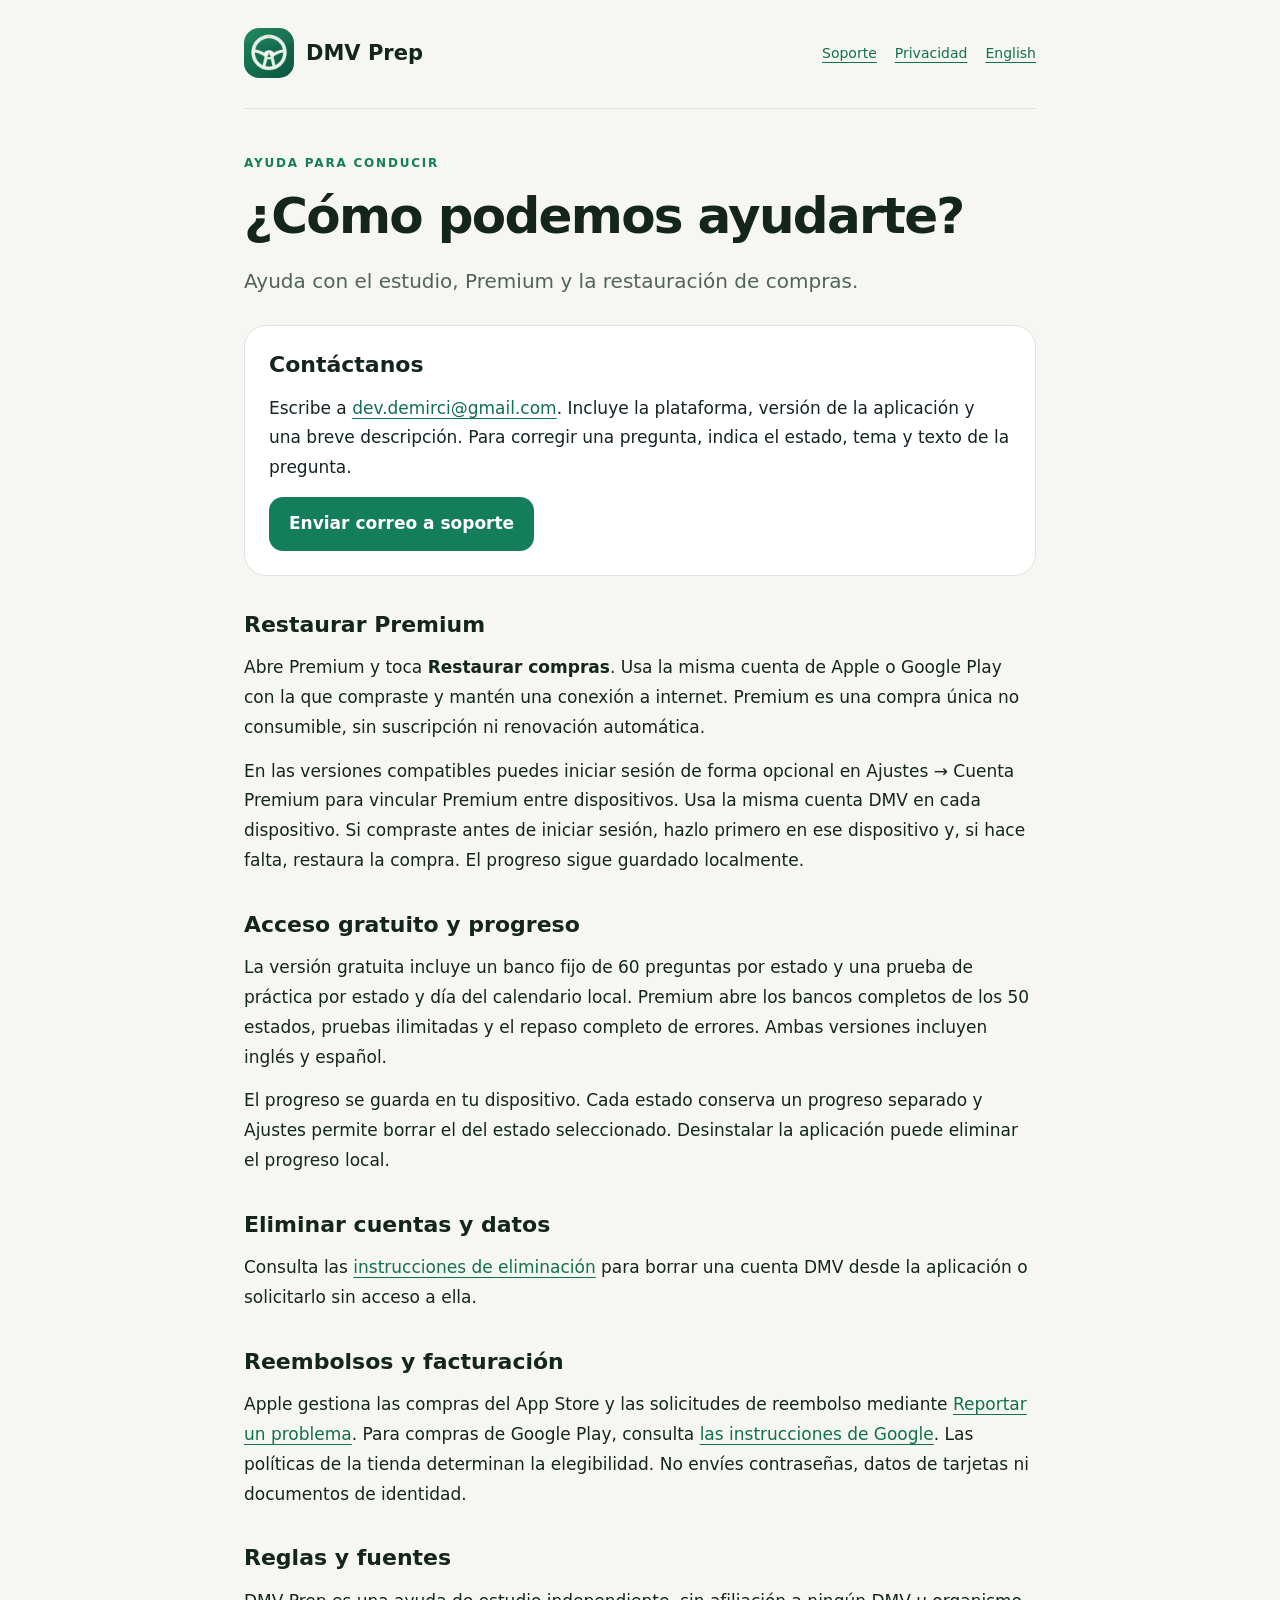
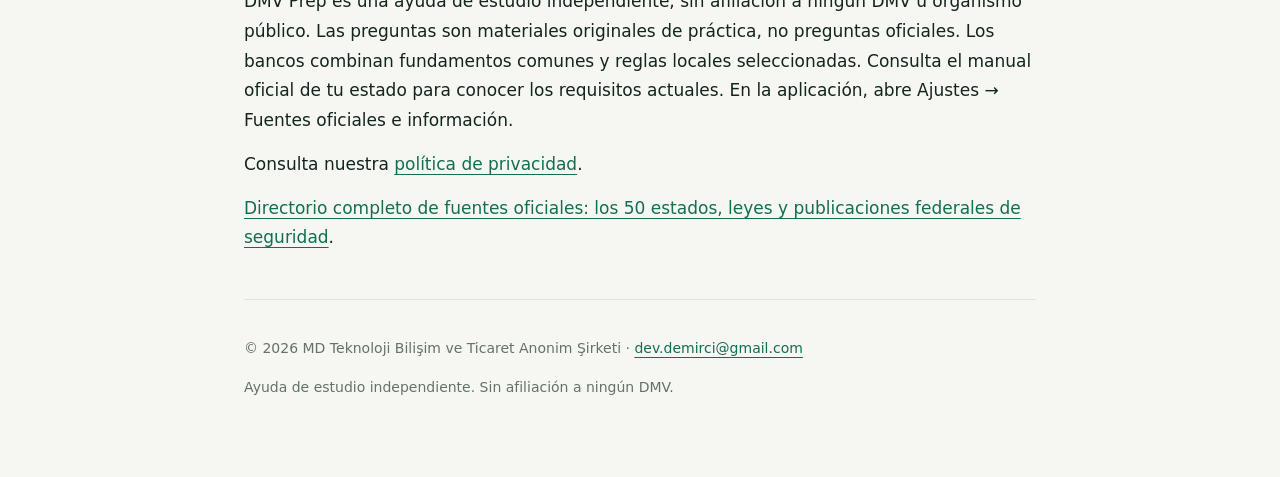
<file: support-es.html>
<!doctype html><html lang="es"><head><meta charset="utf-8"><meta name="viewport" content="width=device-width,initial-scale=1"><meta name="description" content="¿Cómo podemos ayudarte? for DMV Prep, an independent English and Spanish driver permit study app."><title>¿Cómo podemos ayudarte? · DMV Prep</title><link rel="icon" href="icon.png"><link rel="stylesheet" href="styles.css"></head><body><a class="skip" href="#main">Ir al contenido</a><div class="wrap"><header><a class="brand" href="index.html"><img src="icon.png" width="50" height="50" alt="">DMV Prep</a><nav aria-label="Navegación"><a href="support-es.html">Soporte</a><a href="privacy-es.html">Privacidad</a><a href="support.html" lang="en">English</a></nav></header><main id="main"><p class="eyebrow">AYUDA PARA CONDUCIR</p><h1>¿Cómo podemos ayudarte?</h1><p class="lead">Ayuda con el estudio, Premium y la restauración de compras.</p><div class="card"><h2 style="margin-top:0">Contáctanos</h2><p>Escribe a <a href="mailto:dev.demirci@gmail.com">dev.demirci@gmail.com</a>. Incluye la plataforma, versión de la aplicación y una breve descripción. Para corregir una pregunta, indica el estado, tema y texto de la pregunta.</p><a class="button" href="mailto:dev.demirci@gmail.com">Enviar correo a soporte</a></div>
<h2>Restaurar Premium</h2><p>Abre Premium y toca <strong>Restaurar compras</strong>. Usa la misma cuenta de Apple o Google Play con la que compraste y mantén una conexión a internet. Premium es una compra única no consumible, sin suscripción ni renovación automática.</p><p>En las versiones compatibles puedes iniciar sesión de forma opcional en Ajustes → Cuenta Premium para vincular Premium entre dispositivos. Usa la misma cuenta DMV en cada dispositivo. Si compraste antes de iniciar sesión, hazlo primero en ese dispositivo y, si hace falta, restaura la compra. El progreso sigue guardado localmente.</p>
<h2>Acceso gratuito y progreso</h2><p>La versión gratuita incluye un banco fijo de 60 preguntas por estado y una prueba de práctica por estado y día del calendario local. Premium abre los bancos completos de los 50 estados, pruebas ilimitadas y el repaso completo de errores. Ambas versiones incluyen inglés y español.</p><p>El progreso se guarda en tu dispositivo. Cada estado conserva un progreso separado y Ajustes permite borrar el del estado seleccionado. Desinstalar la aplicación puede eliminar el progreso local.</p>
<h2>Eliminar cuentas y datos</h2><p>Consulta las <a href="delete-account-es.html">instrucciones de eliminación</a> para borrar una cuenta DMV desde la aplicación o solicitarlo sin acceso a ella.</p><h2>Reembolsos y facturación</h2><p>Apple gestiona las compras del App Store y las solicitudes de reembolso mediante <a href="https://reportaproblem.apple.com/">Reportar un problema</a>. Para compras de Google Play, consulta <a href="https://support.google.com/googleplay/answer/2479637">las instrucciones de Google</a>. Las políticas de la tienda determinan la elegibilidad. No envíes contraseñas, datos de tarjetas ni documentos de identidad.</p>
<h2>Reglas y fuentes</h2><p>DMV Prep es una ayuda de estudio independiente, sin afiliación a ningún DMV u organismo público. Las preguntas son materiales originales de práctica, no preguntas oficiales. Los bancos combinan fundamentos comunes y reglas locales seleccionadas. Consulta el manual oficial de tu estado para conocer los requisitos actuales. En la aplicación, abre Ajustes → Fuentes oficiales e información.</p><p>Consulta nuestra <a href="privacy-es.html">política de privacidad</a>.</p><p><a href="sources-es.html">Directorio completo de fuentes oficiales: los 50 estados, leyes y publicaciones federales de seguridad</a>.</p></main><footer><p>© 2026 MD Teknoloji Bilişim ve Ticaret Anonim Şirketi · <a href="mailto:dev.demirci@gmail.com">dev.demirci@gmail.com</a></p><p>Ayuda de estudio independiente. Sin afiliación a ningún DMV.</p></footer></div></body></html>
</file>
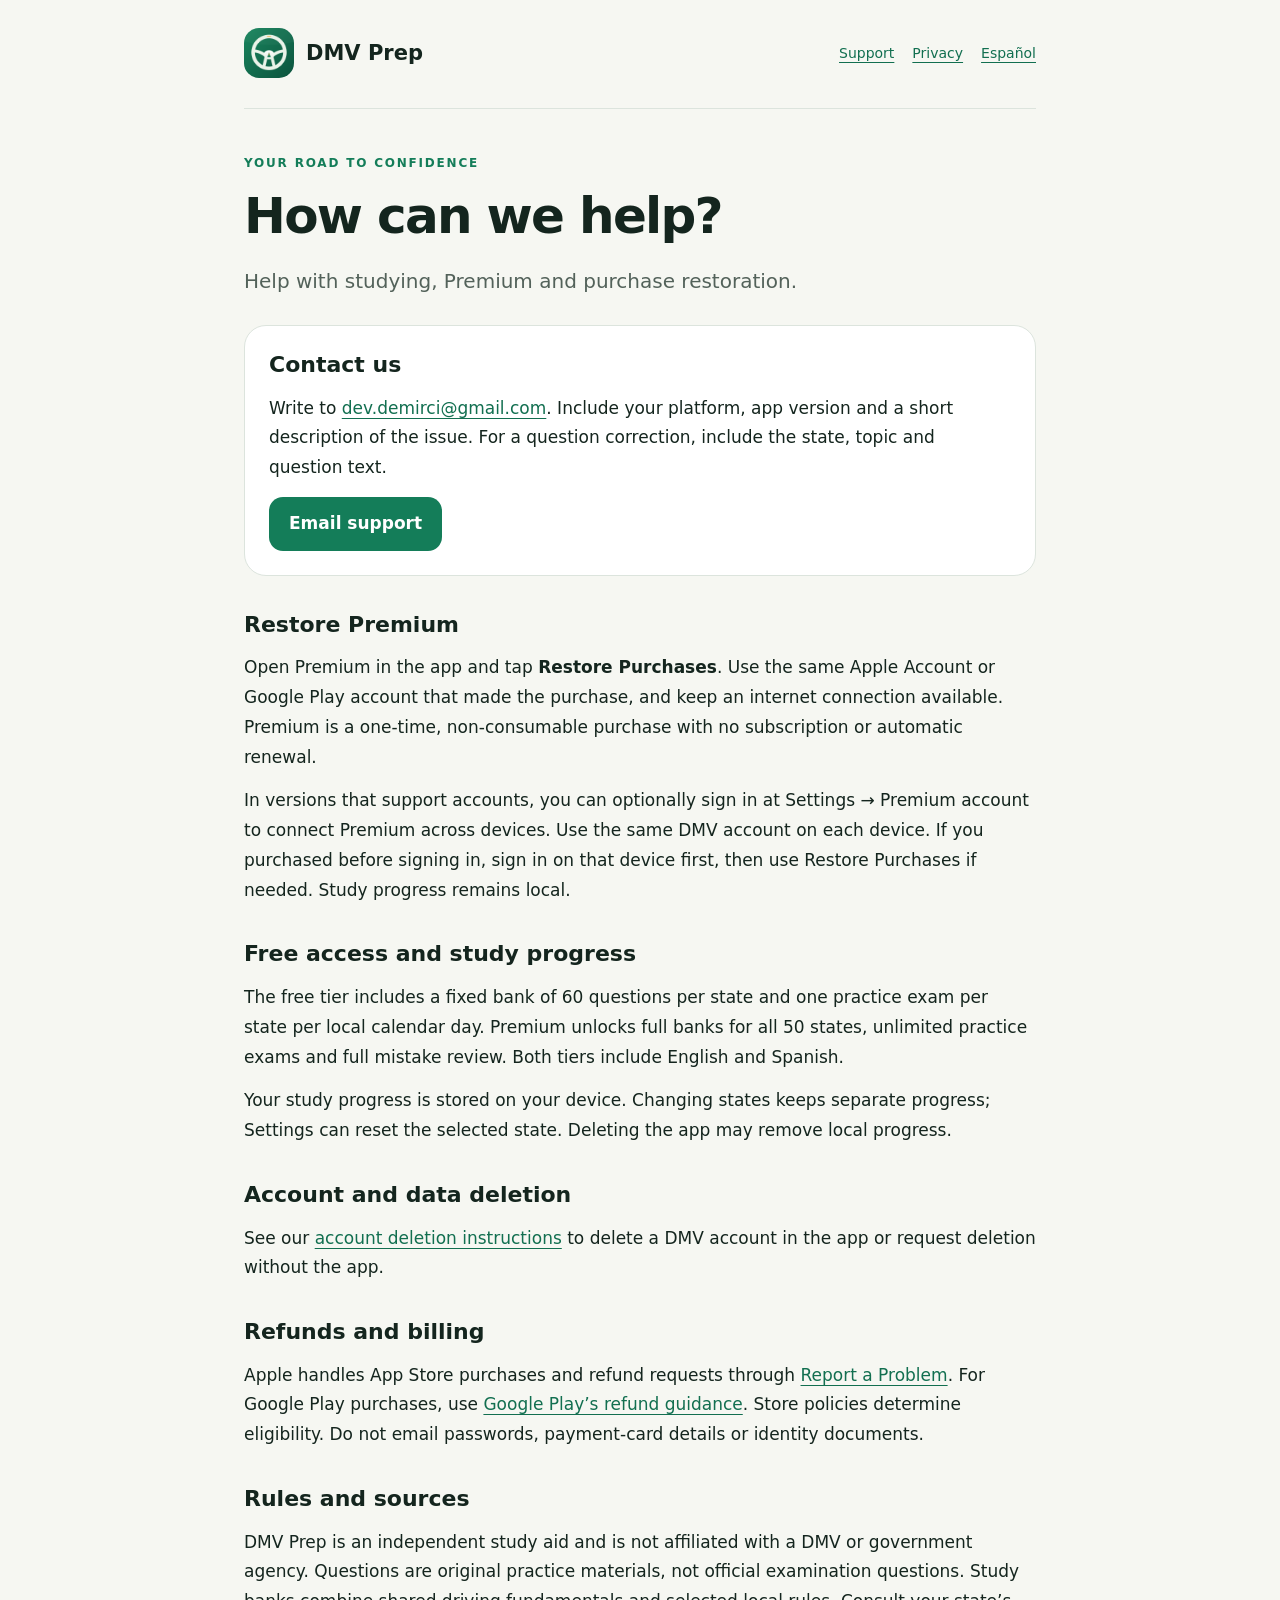
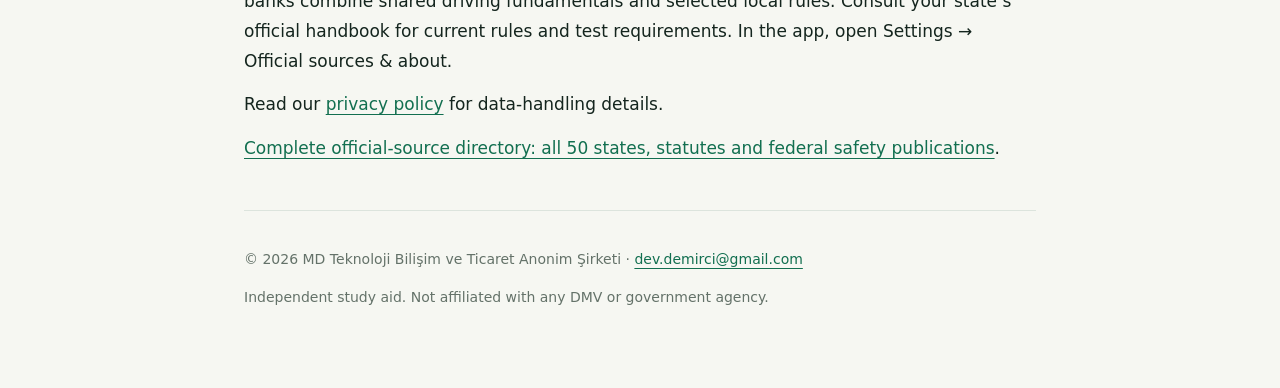
<file: support.html>
<!doctype html><html lang="en"><head><meta charset="utf-8"><meta name="viewport" content="width=device-width,initial-scale=1"><meta name="description" content="How can we help? for DMV Prep, an independent English and Spanish driver permit study app."><title>How can we help? · DMV Prep</title><link rel="icon" href="icon.png"><link rel="stylesheet" href="styles.css"></head><body><a class="skip" href="#main">Skip to content</a><div class="wrap"><header><a class="brand" href="index.html"><img src="icon.png" width="50" height="50" alt="">DMV Prep</a><nav aria-label="Navigation"><a href="support.html">Support</a><a href="privacy.html">Privacy</a><a href="support-es.html" lang="es">Español</a></nav></header><main id="main"><p class="eyebrow">YOUR ROAD TO CONFIDENCE</p><h1>How can we help?</h1><p class="lead">Help with studying, Premium and purchase restoration.</p><div class="card"><h2 style="margin-top:0">Contact us</h2><p>Write to <a href="mailto:dev.demirci@gmail.com">dev.demirci@gmail.com</a>. Include your platform, app version and a short description of the issue. For a question correction, include the state, topic and question text.</p><a class="button" href="mailto:dev.demirci@gmail.com">Email support</a></div>
<h2>Restore Premium</h2><p>Open Premium in the app and tap <strong>Restore Purchases</strong>. Use the same Apple Account or Google Play account that made the purchase, and keep an internet connection available. Premium is a one-time, non-consumable purchase with no subscription or automatic renewal.</p><p>In versions that support accounts, you can optionally sign in at Settings → Premium account to connect Premium across devices. Use the same DMV account on each device. If you purchased before signing in, sign in on that device first, then use Restore Purchases if needed. Study progress remains local.</p>
<h2>Free access and study progress</h2><p>The free tier includes a fixed bank of 60 questions per state and one practice exam per state per local calendar day. Premium unlocks full banks for all 50 states, unlimited practice exams and full mistake review. Both tiers include English and Spanish.</p><p>Your study progress is stored on your device. Changing states keeps separate progress; Settings can reset the selected state. Deleting the app may remove local progress.</p>
<h2>Account and data deletion</h2><p>See our <a href="delete-account.html">account deletion instructions</a> to delete a DMV account in the app or request deletion without the app.</p><h2>Refunds and billing</h2><p>Apple handles App Store purchases and refund requests through <a href="https://reportaproblem.apple.com/">Report a Problem</a>. For Google Play purchases, use <a href="https://support.google.com/googleplay/answer/2479637">Google Play’s refund guidance</a>. Store policies determine eligibility. Do not email passwords, payment-card details or identity documents.</p>
<h2>Rules and sources</h2><p>DMV Prep is an independent study aid and is not affiliated with a DMV or government agency. Questions are original practice materials, not official examination questions. Study banks combine shared driving fundamentals and selected local rules. Consult your state’s official handbook for current rules and test requirements. In the app, open Settings → Official sources &amp; about.</p><p>Read our <a href="privacy.html">privacy policy</a> for data-handling details.</p><p><a href="sources.html">Complete official-source directory: all 50 states, statutes and federal safety publications</a>.</p></main><footer><p>© 2026 MD Teknoloji Bilişim ve Ticaret Anonim Şirketi · <a href="mailto:dev.demirci@gmail.com">dev.demirci@gmail.com</a></p><p>Independent study aid. Not affiliated with any DMV or government agency.</p></footer></div></body></html>
</file>
<file: styles.css>
*{box-sizing:border-box}body{margin:0;background:#f6f7f2;color:#14251e;font:17px/1.75 system-ui,-apple-system,BlinkMacSystemFont,"Segoe UI",sans-serif}a{color:#126f50;text-underline-offset:4px}a:focus-visible{outline:3px solid #f5a524;outline-offset:5px;border-radius:3px}.wrap{max-width:840px;margin:auto;padding:28px 24px 64px}header{display:flex;align-items:center;justify-content:space-between;gap:20px;padding-bottom:30px;border-bottom:1px solid #dce4dd}.brand{display:flex;align-items:center;gap:12px;text-decoration:none;color:#14251e;font-weight:800;font-size:21px}.brand img{border-radius:15px}nav{display:flex;gap:18px;font-size:14px;flex-wrap:wrap}.eyebrow{color:#147d59;letter-spacing:.15em;font-size:12px;font-weight:750;margin-top:44px;text-transform:uppercase}h1{font-size:clamp(34px,7vw,50px);line-height:1.12;letter-spacing:-1.7px;margin:14px 0 20px}h2{font-size:22px;line-height:1.35;margin:34px 0 12px}p,ul{margin:14px 0}.lead{font-size:20px;color:#53625a}.card{background:#fff;border:1px solid #dce4dd;border-radius:22px;padding:24px;margin:26px 0}.button{display:inline-block;padding:12px 20px;border-radius:14px;background:#147d59;color:#fff;font-weight:700;text-decoration:none}.meta,footer{color:#647269;font-size:14px}footer{margin-top:46px;padding-top:22px;border-top:1px solid #dce4dd}code{font-size:15px;overflow-wrap:anywhere}li{padding-left:4px;margin:7px 0}.skip{position:absolute;top:-80px}.skip:focus{top:8px;background:#fff;padding:10px}@media(max-width:600px){.wrap{padding:20px 20px 40px}header{align-items:flex-start}nav{gap:10px;font-size:13px;justify-content:flex-end}.brand{font-size:18px}.brand img{width:42px;height:42px}.card{padding:20px}}
/* Public source directory: keep long government document URLs readable on phones. */
.source-list a{overflow-wrap:anywhere}.source-list li{margin:20px 0}.source-list strong{font-size:15px}.state-index{display:flex;flex-wrap:wrap;gap:8px 18px;justify-content:flex-start}.state-index a{font-size:15px}section{scroll-margin-top:20px}
</file>
